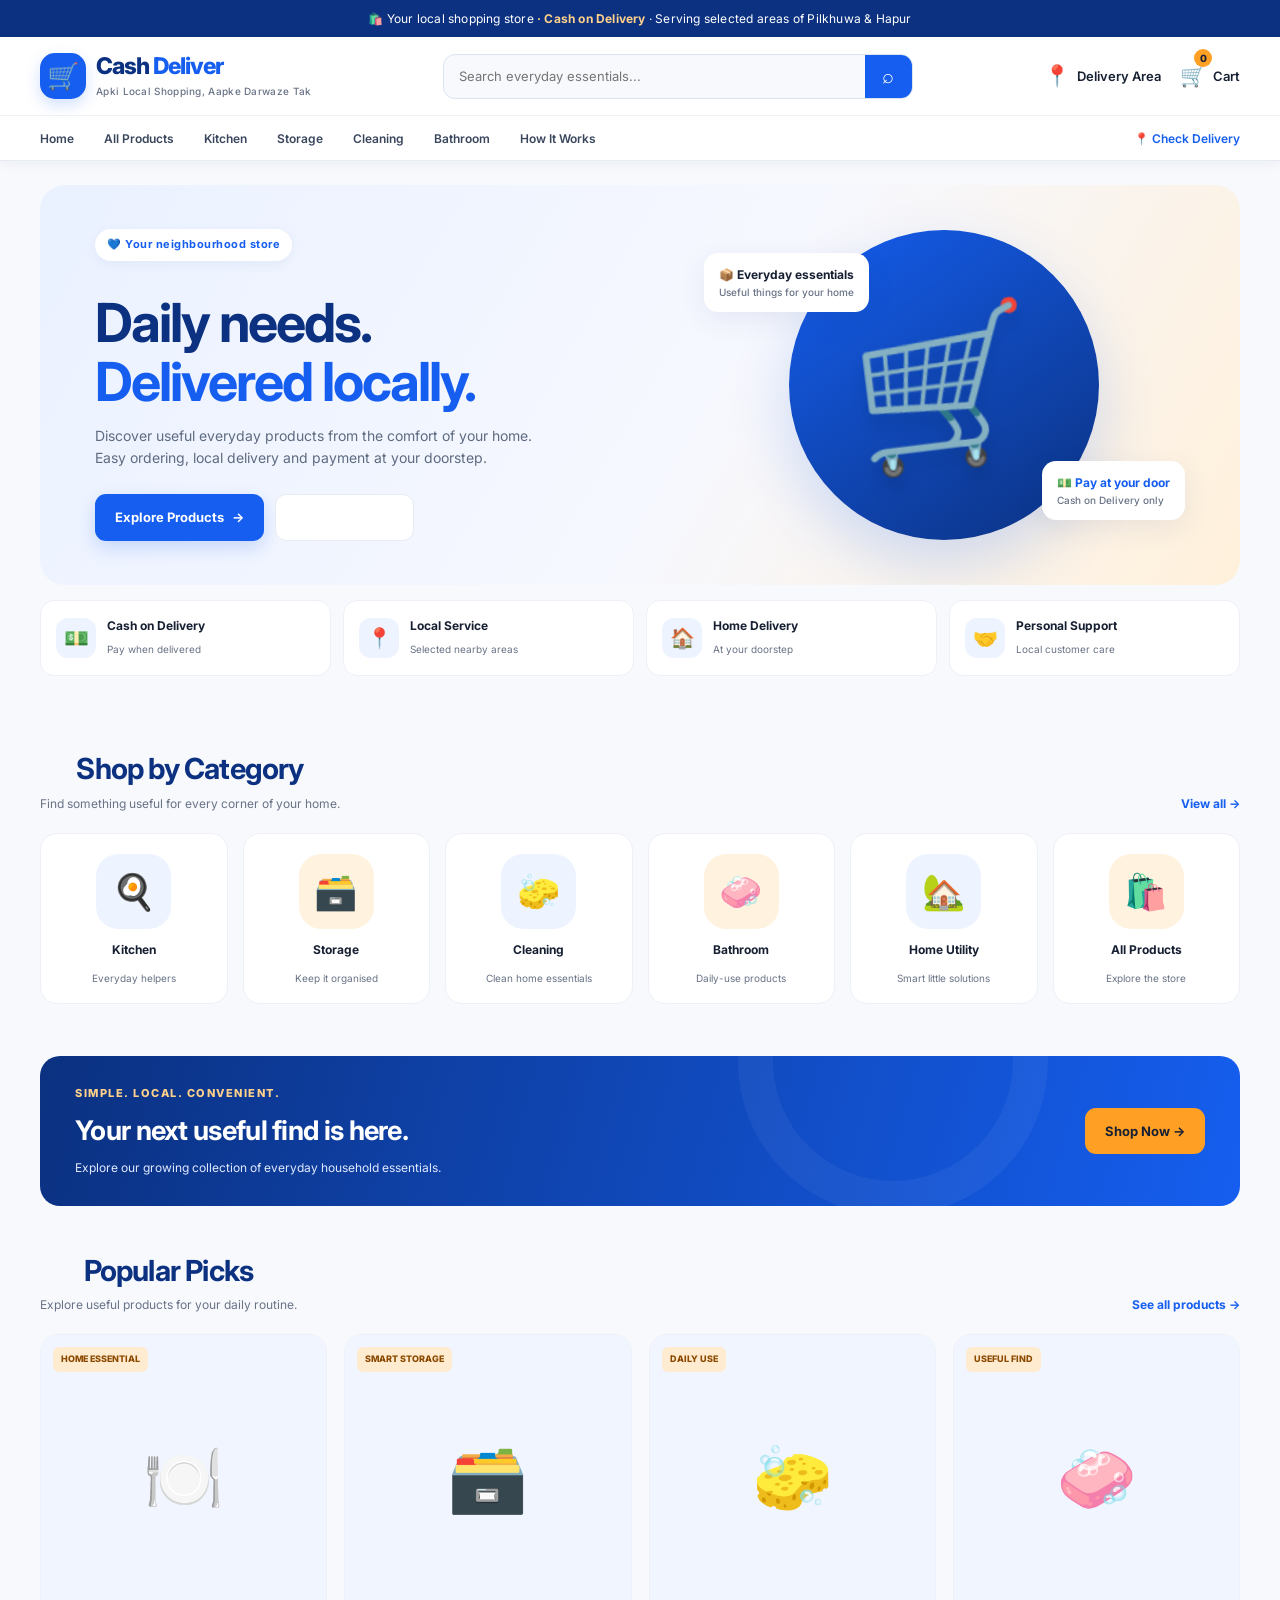
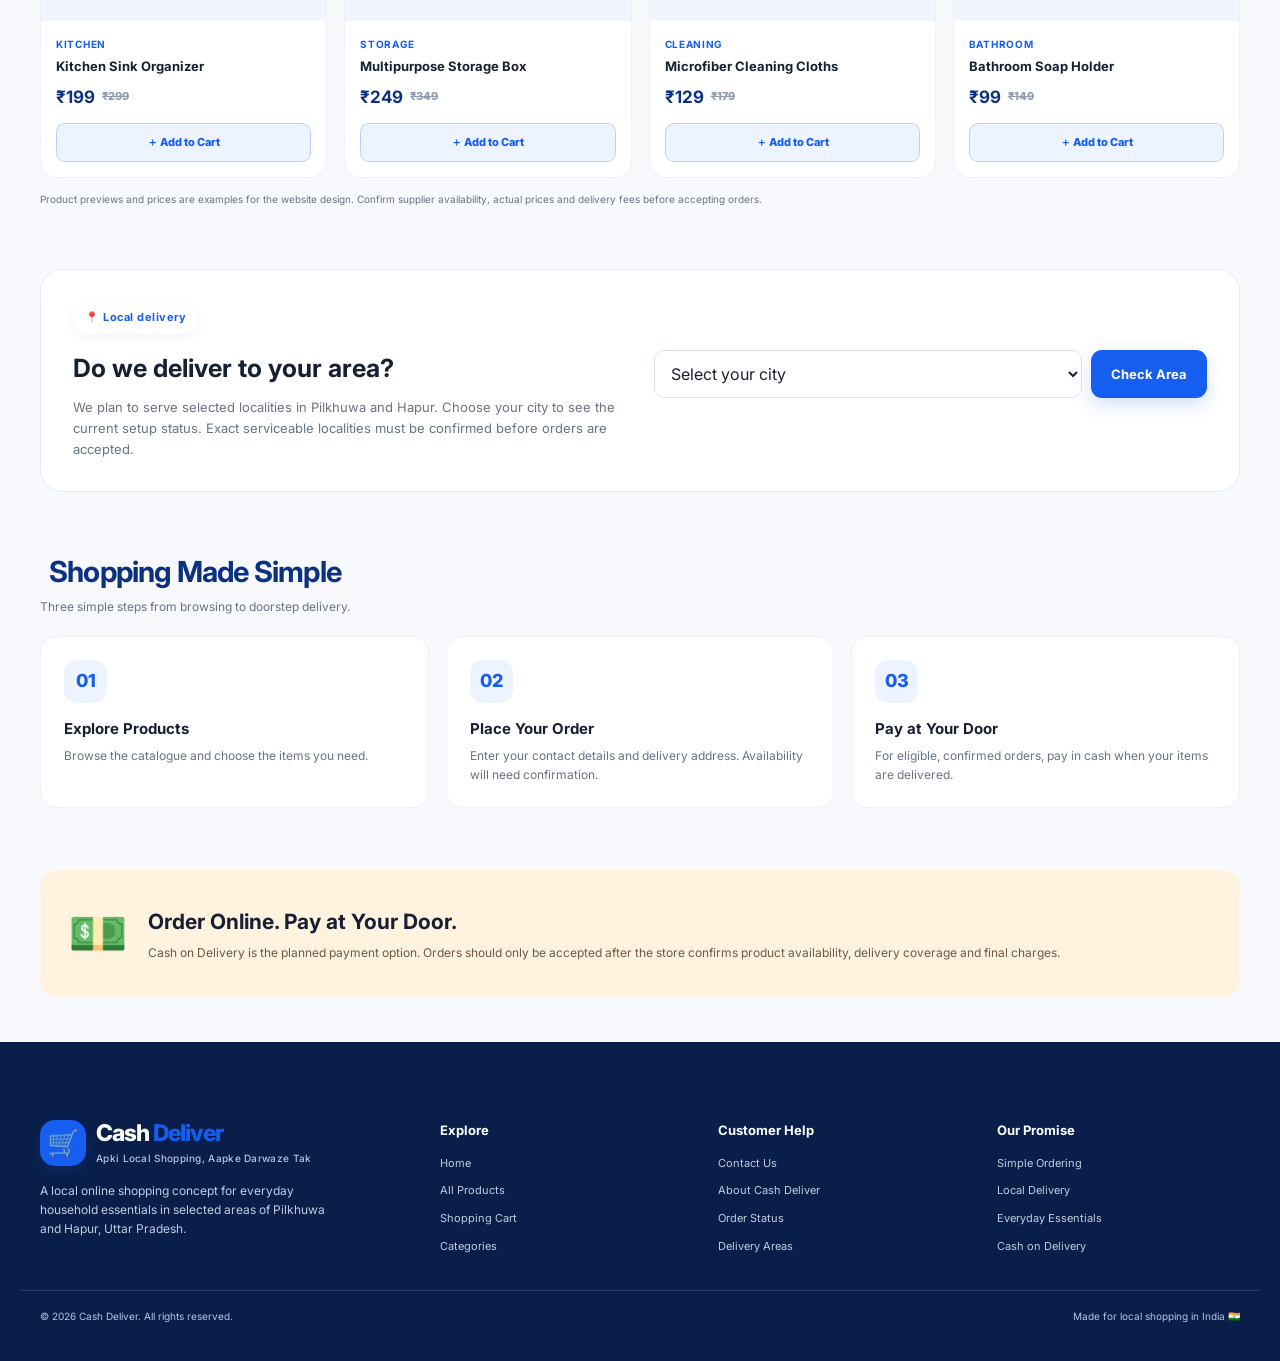
<file: index.html>
<!DOCTYPE html>
<html lang="en">
<head>
  <meta charset="UTF-8">
  <meta name="viewport" content="width=device-width, initial-scale=1.0">
  <meta name="theme-color" content="#155eef">
  <meta name="description" content="Cash Deliver — shop everyday essentials online in selected areas of Pilkhuwa and Hapur. Pay cash on delivery.">
  <title>Cash Deliver | Apki Local Shopping</title>

  <link rel="preconnect" href="https://fonts.googleapis.com">
  <link rel="preconnect" href="https://fonts.gstatic.com" crossorigin>
  <link href="https://fonts.googleapis.com/css2?family=Inter:wght@400;500;600;700;800&display=swap" rel="stylesheet">
  <link rel="stylesheet" href="css/style.css">

  <style>
    :root {
      --blue: #155eef;
      --dark-blue: #0b3180;
      --orange: #ff9f24;
      --text: #172033;
      --muted: #697386;
      --light: #f5f8ff;
      --border: #e7ebf3;
      --white: #fff;
      --radius: 18px;
      --shadow: 0 8px 28px rgba(25, 57, 112, .08);
    }

    * { box-sizing: border-box; }
    html { scroll-behavior: smooth; scroll-padding-top: 130px; }
    body {
      margin: 0;
      font-family: 'Inter', sans-serif;
      color: var(--text);
      background: #f7f9fd;
      line-height: 1.6;
    }
    a { color: inherit; text-decoration: none; }
    button, input { font: inherit; }
    button, a { -webkit-tap-highlight-color: transparent; }
    img { max-width: 100%; display: block; }

    .container {
      width: min(1200px, calc(100% - 36px));
      margin: auto;
    }

    .announcement {
      background: var(--dark-blue);
      color: white;
      text-align: center;
      padding: 9px 12px;
      font-size: 12px;
      letter-spacing: .2px;
    }
    .announcement strong { color: #ffd18b; }

    .header {
      background: white;
      position: sticky;
      top: 0;
      z-index: 50;
      box-shadow: 0 2px 12px rgba(10, 35, 80, .06);
    }
    .header-main {
      min-height: 78px;
      display: flex;
      align-items: center;
      justify-content: space-between;
      gap: 22px;
    }
    .brand {
      display: inline-flex;
      align-items: center;
      gap: 10px;
      flex-shrink: 0;
    }
    .brand-icon {
      width: 46px;
      height: 46px;
      border-radius: 15px;
      background: var(--blue);
      color: white;
      display: grid;
      place-items: center;
      font-size: 26px;
      box-shadow: 0 6px 15px #155eef30;
    }
    .brand-name {
      font-size: 23px;
      font-weight: 800;
      letter-spacing: -1px;
      line-height: 1.15;
    }
    .brand-name span { color: var(--blue); }
    .brand-tagline {
      display: block;
      color: var(--muted);
      font-size: 10px;
      font-weight: 500;
      letter-spacing: .3px;
      margin-top: 3px;
    }

    .search-form {
      display: flex;
      flex: 1;
      max-width: 470px;
      height: 45px;
      border: 1px solid #dce4f2;
      background: #f7f9fd;
      border-radius: 12px;
      overflow: hidden;
    }
    .search-form input {
      width: 100%;
      min-width: 0;
      padding: 0 15px;
      border: 0;
      outline: none;
      background: transparent;
      color: var(--text);
      font-size: 13px;
    }
    .search-form button {
      width: 52px;
      border: 0;
      background: var(--blue);
      color: white;
      font-size: 20px;
      cursor: pointer;
    }
    .header-actions {
      display: flex;
      align-items: center;
      gap: 19px;
    }
    .header-action {
      display: inline-flex;
      align-items: center;
      gap: 7px;
      font-size: 13px;
      font-weight: 600;
      white-space: nowrap;
    }
    .header-action .symbol { font-size: 21px; }
    .cart-link { position: relative; }
    .cart-count {
      position: absolute;
      top: -10px;
      left: 14px;
      min-width: 18px;
      height: 18px;
      padding: 0 4px;
      display: grid;
      place-items: center;
      border-radius: 99px;
      background: var(--orange);
      color: #182033;
      font-size: 10px;
      font-weight: 800;
    }

    .nav-row { border-top: 1px solid #f0f2f7; }
    .nav {
      display: flex;
      align-items: center;
      gap: 30px;
      min-height: 44px;
      overflow-x: auto;
      scrollbar-width: none;
    }
    .nav::-webkit-scrollbar { display: none; }
    .nav a {
      color: #39465c;
      font-size: 12px;
      font-weight: 600;
      white-space: nowrap;
    }
    .nav a:hover { color: var(--blue); }
    .nav .delivery-nav { margin-left: auto; color: var(--blue); }

    .hero-wrap { padding: 24px 0 14px; }
    .hero {
      position: relative;
      min-height: 390px;
      display: grid;
      grid-template-columns: 1.1fr .9fr;
      align-items: center;
      gap: 20px;
      overflow: hidden;
      padding: 44px 55px;
      border-radius: 25px;
      background: linear-gradient(120deg, #eaf1ff, #f6f8ff 55%, #fff0da);
    }
    .hero-copy { position: relative; z-index: 2; }
    .eyebrow {
      display: inline-flex;
      align-items: center;
      gap: 7px;
      padding: 7px 12px;
      border-radius: 99px;
      background: white;
      color: var(--blue);
      font-size: 11px;
      font-weight: 700;
      box-shadow: 0 3px 12px #0b31800d;
    }
    .hero h1 {
      max-width: 540px;
      margin: 18px 0 14px;
      font-size: clamp(34px, 4.2vw, 55px);
      line-height: 1.1;
      letter-spacing: -2px;
    }
    .hero h1 span { color: var(--blue); }
    .hero p {
      max-width: 440px;
      margin: 0 0 24px;
      color: #5e6b80;
      font-size: 14px;
    }
    .hero-buttons { display: flex; flex-wrap: wrap; gap: 11px; }
    .btn {
      display: inline-flex;
      justify-content: center;
      align-items: center;
      gap: 8px;
      padding: 12px 19px;
      border: 1px solid transparent;
      border-radius: 11px;
      font-size: 13px;
      font-weight: 700;
      cursor: pointer;
      transition: transform .2s, box-shadow .2s;
    }
    .btn:hover { transform: translateY(-2px); }
    .btn-primary {
      color: white;
      background: var(--blue);
      box-shadow: 0 7px 18px #155eef30;
    }
    .btn-secondary { background: white; border-color: var(--border); }
    .hero-art {
      position: relative;
      min-height: 280px;
      display: grid;
      place-items: center;
    }
    .hero-circle {
      width: min(310px, 100%);
      aspect-ratio: 1;
      border-radius: 50%;
      background: linear-gradient(145deg, #155eef, #0b3180);
      display: grid;
      place-items: center;
      box-shadow: 0 25px 60px #155eef30;
    }
    .hero-cart {
      font-size: clamp(90px, 12vw, 150px);
      filter: drop-shadow(0 12px 8px #061e5033);
      transform: rotate(-7deg);
    }
    .floating-note {
      position: absolute;
      padding: 12px 15px;
      border-radius: 14px;
      background: white;
      box-shadow: var(--shadow);
      font-size: 12px;
      font-weight: 700;
    }
    .floating-note small {
      display: block;
      color: var(--muted);
      font-size: 10px;
      font-weight: 500;
    }
    .note-one { top: 23px; left: 0; }
    .note-two { bottom: 20px; right: 0; }
    .note-two strong { color: var(--blue); }

    .trust-strip {
      display: grid;
      grid-template-columns: repeat(4, 1fr);
      gap: 12px;
      margin: 15px 0 34px;
    }
    .trust-item {
      display: flex;
      align-items: center;
      gap: 11px;
      padding: 15px;
      background: white;
      border: 1px solid #edf0f7;
      border-radius: 14px;
    }
    .trust-icon {
      flex-shrink: 0;
      width: 40px;
      height: 40px;
      display: grid;
      place-items: center;
      border-radius: 12px;
      background: #edf3ff;
      font-size: 20px;
    }
    .trust-item strong { display: block; font-size: 12px; }
    .trust-item small { color: var(--muted); font-size: 10px; }

    .section { padding: 27px 0; }
    .section-heading {
      display: flex;
      align-items: end;
      justify-content: space-between;
      gap: 15px;
      margin-bottom: 20px;
    }
    .section-heading h2 {
      margin: 0;
      font-size: clamp(22px, 3vw, 29px);
      line-height: 1.25;
      letter-spacing: -.8px;
    }
    .section-heading p {
      margin: 6px 0 0;
      color: var(--muted);
      font-size: 12px;
    }
    .text-link { color: var(--blue); font-size: 12px; font-weight: 700; }

    .category-grid {
      display: grid;
      grid-template-columns: repeat(6, minmax(0, 1fr));
      gap: 15px;
    }
    .category-card {
      display: flex;
      flex-direction: column;
      align-items: center;
      text-align: center;
      gap: 11px;
      padding: 20px 10px 17px;
      background: white;
      border: 1px solid #edf0f7;
      border-radius: 17px;
      transition: .2s;
    }
    .category-card:hover {
      border-color: #b6ccff;
      transform: translateY(-4px);
      box-shadow: var(--shadow);
    }
    .category-icon {
      width: 75px;
      height: 75px;
      display: grid;
      place-items: center;
      border-radius: 22px;
      background: #eef4ff;
      font-size: 35px;
    }
    .category-card:nth-child(2n) .category-icon { background: #fff3df; }
    .category-card strong { font-size: 12px; }
    .category-card small { color: var(--muted); font-size: 10px; }

    .deal-banner {
      position: relative;
      display: flex;
      align-items: center;
      justify-content: space-between;
      gap: 20px;
      overflow: hidden;
      padding: 29px 35px;
      margin: 25px 0 20px;
      border-radius: 20px;
      background: linear-gradient(105deg, #0b3180, #155eef);
      color: white;
    }
    .deal-banner::after {
      content: "";
      position: absolute;
      width: 240px;
      height: 240px;
      right: 16%;
      top: -150px;
      border: 35px solid #ffffff0c;
      border-radius: 50%;
    }
    .deal-banner > * { position: relative; z-index: 1; }
    .deal-banner .deal-label {
      color: #ffd18b;
      font-size: 11px;
      font-weight: 800;
      text-transform: uppercase;
      letter-spacing: 1.5px;
    }
    .deal-banner h2 { margin: 6px 0; font-size: 27px; letter-spacing: -.7px; }
    .deal-banner p { margin: 0; color: #e2eaff; font-size: 12px; }
    .deal-banner .btn { background: var(--orange); color: #172033; }

    .products-grid {
      display: grid;
      grid-template-columns: repeat(4, minmax(0, 1fr));
      gap: 17px;
    }
    .product-card {
      min-width: 0;
      overflow: hidden;
      border: 1px solid #edf0f7;
      border-radius: 17px;
      background: white;
      transition: .2s;
    }
    .product-card:hover {
      transform: translateY(-4px);
      box-shadow: var(--shadow);
    }
    .product-image {
      position: relative;
      min-height: 180px;
      display: grid;
      place-items: center;
      background: #f1f5ff;
      font-size: 65px;
    }
    .product-badge {
      position: absolute;
      top: 12px;
      left: 12px;
      padding: 5px 8px;
      border-radius: 6px;
      background: #ffebcf;
      color: #8b4a00;
      font-size: 9px;
      font-weight: 800;
    }
    .product-info { padding: 15px; }
    .product-category {
      color: var(--blue);
      font-size: 10px;
      font-weight: 700;
      text-transform: uppercase;
      letter-spacing: .7px;
    }
    .product-info h3 {
      margin: 5px 0 8px;
      font-size: 13px;
      line-height: 1.45;
    }
    .product-price {
      display: flex;
      align-items: center;
      flex-wrap: wrap;
      gap: 7px;
      margin-bottom: 12px;
    }
    .product-price strong { font-size: 17px; }
    .product-price del { color: #929bad; font-size: 11px; }
    .add-button {
      width: 100%;
      padding: 10px;
      border: 1px solid #bcd0ff;
      border-radius: 9px;
      background: #edf3ff;
      color: var(--blue);
      font-size: 11px;
      font-weight: 800;
      cursor: pointer;
    }
    .add-button:hover { background: var(--blue); color: white; }
    .sample-note {
      margin-top: 13px;
      color: var(--muted);
      font-size: 10px;
    }

    .delivery-panel {
      display: grid;
      grid-template-columns: 1fr 1fr;
      gap: 28px;
      align-items: center;
      margin: 35px 0;
      padding: 32px;
      border: 1px solid #e2eaff;
      border-radius: 22px;
      background: white;
    }
    .delivery-panel h2 { margin: 0 0 9px; font-size: 25px; }
    .delivery-panel p { color: var(--muted); font-size: 13px; }
    .delivery-form {
      display: flex;
      gap: 9px;
      flex-wrap: wrap;
    }
    .delivery-form select {
      flex: 1;
      min-width: 160px;
      padding: 12px;
      border: 1px solid #dce4f2;
      border-radius: 10px;
      background: white;
      outline-color: var(--blue);
    }
    .area-message { width: 100%; margin: 4px 0 0; font-size: 12px; }

    .how-grid {
      display: grid;
      grid-template-columns: repeat(3, 1fr);
      gap: 17px;
    }
    .how-card {
      padding: 23px;
      border: 1px solid #edf0f7;
      border-radius: 17px;
      background: white;
    }
    .how-number {
      width: 43px;
      height: 43px;
      display: grid;
      place-items: center;
      border-radius: 13px;
      background: #edf3ff;
      color: var(--blue);
      font-size: 18px;
      font-weight: 800;
    }
    .how-card h3 { margin: 14px 0 5px; font-size: 15px; }
    .how-card p { margin: 0; color: var(--muted); font-size: 12px; }

    .cod-panel {
      display: flex;
      align-items: center;
      gap: 20px;
      margin: 35px 0;
      padding: 25px 28px;
      border-radius: 18px;
      background: #fff2df;
    }
    .cod-emoji { font-size: 48px; }
    .cod-panel h2 { margin: 0 0 5px; font-size: 21px; }
    .cod-panel p { margin: 0; color: #6d5a43; font-size: 12px; }

    .footer {
      margin-top: 45px;
      background: #091e49;
      color: white;
    }
    .footer-main {
      display: grid;
      grid-template-columns: 1.5fr 1fr 1fr 1fr;
      gap: 35px;
      padding-top: 43px;
      padding-bottom: 35px;
    }
    .footer .brand-name { color: white; }
    .footer .brand-tagline { color: #b7c5e0; }
    .footer-about {
      max-width: 290px;
      margin: 15px 0;
      color: #c0cce2;
      font-size: 12px;
    }
    .footer h3 { margin: 0 0 14px; font-size: 13px; }
    .footer-links { display: grid; gap: 10px; }
    .footer-links a { color: #c0cce2; font-size: 11px; }
    .footer-links a:hover { color: white; }
    .footer-bottom {
      border-top: 1px solid #ffffff20;
      padding: 17px 0;
      color: #b7c5e0;
      font-size: 10px;
    }
    .footer-bottom-inner {
      display: flex;
      justify-content: space-between;
      flex-wrap: wrap;
      gap: 10px;
    }

    .mobile-bottom {
      display: none;
    }

    @media (max-width: 900px) {
      .header-main { gap: 13px; }
      .brand-name { font-size: 20px; }
      .header-actions { gap: 13px; }
      .header-action .action-text { display: none; }
      .hero { padding: 35px; min-height: 340px; }
      .hero-circle { width: 240px; }
      .category-grid { grid-template-columns: repeat(3, minmax(0, 1fr)); }
      .products-grid { grid-template-columns: repeat(3, minmax(0, 1fr)); }
      .trust-strip { grid-template-columns: repeat(2, 1fr); }
      .footer-main { grid-template-columns: repeat(2, 1fr); }
    }

    @media (max-width: 600px) {
      html { scroll-padding-top: 115px; }
      .container { width: calc(100% - 24px); }
      .announcement { font-size: 10px; padding: 8px; }
      .header-main {
        min-height: auto;
        padding: 12px 0;
        flex-wrap: wrap;
        gap: 12px;
      }
      .brand-icon { width: 39px; height: 39px; border-radius: 12px; font-size: 22px; }
      .brand-name { font-size: 19px; }
      .brand-tagline { font-size: 9px; }
      .header-actions { margin-left: auto; }
      .search-form { order: 3; flex: 0 0 100%; max-width: none; height: 42px; }
      .nav { gap: 22px; min-height: 40px; }
      .nav .delivery-nav { margin-left: 0; }
      .hero-wrap { padding-top: 13px; }
      .hero {
        grid-template-columns: 1fr;
        padding: 27px 22px 22px;
        gap: 4px;
        border-radius: 19px;
      }
      .hero h1 { font-size: 36px; letter-spacing: -1.5px; margin-top: 14px; }
      .hero p { font-size: 12px; }
      .hero-art { min-height: 205px; }
      .hero-circle { width: 185px; }
      .hero-cart { font-size: 90px; }
      .note-one { top: 12px; left: 0; }
      .note-two { bottom: 7px; right: 0; }
      .floating-note { padding: 9px 11px; font-size: 10px; }
      .trust-strip { gap: 8px; margin-bottom: 18px; }
      .trust-item { padding: 10px; gap: 8px; }
      .trust-icon { width: 34px; height: 34px; font-size: 17px; }
      .trust-item strong { font-size: 10px; }
      .trust-item small { font-size: 9px; }
      .section { padding: 19px 0; }
      .section-heading { margin-bottom: 14px; }
      .section-heading h2 { font-size: 22px; }
      .section-heading p { font-size: 11px; }
      .text-link { font-size: 11px; }
      .category-grid { grid-template-columns: repeat(3, minmax(0, 1fr)); gap: 9px; }
      .category-card { padding: 13px 5px; gap: 7px; border-radius: 13px; }
      .category-icon { width: 57px; height: 57px; border-radius: 16px; font-size: 27px; }
      .category-card strong { font-size: 10px; }
      .category-card small { font-size: 9px; }
      .deal-banner { padding: 23px 19px; border-radius: 16px; }
      .deal-banner h2 { font-size: 21px; }
      .deal-banner p { font-size: 10px; max-width: 230px; }
      .deal-banner .btn { padding: 10px 12px; font-size: 11px; }
      .products-grid { grid-template-columns: repeat(2, minmax(0, 1fr)); gap: 10px; }
      .product-image { min-height: 135px; font-size: 52px; }
      .product-info { padding: 11px; }
      .product-info h3 { font-size: 11px; min-height: 32px; }
      .product-price strong { font-size: 15px; }
      .product-price del { font-size: 10px; }
      .add-button { padding: 9px 5px; font-size: 10px; }
      .delivery-panel { grid-template-columns: 1fr; gap: 12px; padding: 21px; margin: 24px 0; }
      .delivery-panel h2 { font-size: 22px; }
      .delivery-panel p { font-size: 12px; }
      .delivery-form select { min-width: 0; width: 100%; }
      .delivery-form .btn { width: 100%; }
      .how-grid { grid-template-columns: 1fr; gap: 10px; }
      .how-card { padding: 17px; }
      .how-card h3 { margin-top: 10px; }
      .cod-panel { align-items: flex-start; gap: 13px; padding: 19px; margin: 24px 0; }
      .cod-emoji { font-size: 35px; }
      .cod-panel h2 { font-size: 18px; }
      .cod-panel p { font-size: 11px; }
      .footer-main { grid-template-columns: repeat(2, minmax(0, 1fr)); gap: 26px 16px; padding-top: 30px; }
      .footer-main > div:first-child { grid-column: 1 / -1; }
      .footer-bottom-inner { justify-content: center; text-align: center; }
      .mobile-bottom {
        position: fixed;
        bottom: 0;
        left: 0;
        right: 0;
        z-index: 60;
        display: grid;
        grid-template-columns: repeat(4, 1fr);
        padding: 8px 3px calc(8px + env(safe-area-inset-bottom));
        border-top: 1px solid var(--border);
        background: #ffffffed;
        backdrop-filter: blur(12px);
      }
      .mobile-bottom a {
        display: grid;
        justify-items: center;
        gap: 2px;
        color: #596579;
        font-size: 9px;
        font-weight: 600;
      }
      .mobile-bottom .mobile-icon { font-size: 20px; line-height: 1.4; }
      .mobile-bottom a.active { color: var(--blue); }
      body { padding-bottom: 67px; }
    }
  </style>
</head>

<body>
  <div class="announcement">
    🛍️ Your local shopping store <strong>· Cash on Delivery</strong> · Serving selected areas of Pilkhuwa & Hapur
  </div>

  <header class="header">
    <div class="container header-main">
      <a class="brand" href="index.html" aria-label="Cash Deliver home">
        <div class="brand-icon">🛒</div>
        <div>
          <div class="brand-name">Cash <span>Deliver</span></div>
          <span class="brand-tagline">Apki Local Shopping, Aapke Darwaze Tak</span>
        </div>
      </a>

      <form class="search-form" id="search-form" role="search">
        <input id="search-input" type="search" placeholder="Search everyday essentials..." aria-label="Search products">
        <button type="submit" aria-label="Search">⌕</button>
      </form>

      <div class="header-actions">
        <a class="header-action" href="#delivery">
          <span class="symbol">📍</span>
          <span class="action-text">Delivery Area</span>
        </a>
        <a class="header-action cart-link" href="cart.html">
          <span class="symbol">🛒</span>
          <span class="action-text">Cart</span>
          <span class="cart-count" id="cart-count">0</span>
        </a>
      </div>
    </div>

    <div class="nav-row">
      <nav class="container nav" aria-label="Main navigation">
        <a href="index.html">Home</a>
        <a href="shop.html">All Products</a>
        <a href="shop.html?category=kitchen">Kitchen</a>
        <a href="shop.html?category=storage">Storage</a>
        <a href="shop.html?category=cleaning">Cleaning</a>
        <a href="shop.html?category=bathroom">Bathroom</a>
        <a href="#how-it-works">How It Works</a>
        <a class="delivery-nav" href="#delivery">📍 Check Delivery</a>
      </nav>
    </div>
  </header>

  <main>
    <!-- HERO -->
    <section class="hero-wrap">
      <div class="container">
        <div class="hero">
          <div class="hero-copy">
            <span class="eyebrow">💙 Your neighbourhood store</span>
            <h1>Daily needs.<br><span>Delivered locally.</span></h1>
            <p>Discover useful everyday products from the comfort of your home. Easy ordering, local delivery and payment at your doorstep.</p>
            <div class="hero-buttons">
              <a href="shop.html" class="btn btn-primary">Explore Products <span>→</span></a>
              <a href="#delivery" class="btn btn-secondary">Check My Area</a>
            </div>
          </div>

          <div class="hero-art" aria-label="Shopping cart illustration">
            <div class="hero-circle">
              <div class="hero-cart">🛒</div>
            </div>
            <div class="floating-note note-one">📦 Everyday essentials<small>Useful things for your home</small></div>
            <div class="floating-note note-two">💵 <strong>Pay at your door</strong><small>Cash on Delivery only</small></div>
          </div>
        </div>

        <div class="trust-strip">
          <div class="trust-item">
            <div class="trust-icon">💵</div>
            <div><strong>Cash on Delivery</strong><small>Pay when delivered</small></div>
          </div>
          <div class="trust-item">
            <div class="trust-icon">📍</div>
            <div><strong>Local Service</strong><small>Selected nearby areas</small></div>
          </div>
          <div class="trust-item">
            <div class="trust-icon">🏠</div>
            <div><strong>Home Delivery</strong><small>At your doorstep</small></div>
          </div>
          <div class="trust-item">
            <div class="trust-icon">🤝</div>
            <div><strong>Personal Support</strong><small>Local customer care</small></div>
          </div>
        </div>
      </div>
    </section>

    <!-- CATEGORIES -->
    <section class="section" id="categories">
      <div class="container">
        <div class="section-heading">
          <div>
            <h2>Shop by Category</h2>
            <p>Find something useful for every corner of your home.</p>
          </div>
          <a href="shop.html" class="text-link">View all →</a>
        </div>

        <div class="category-grid">
          <a href="shop.html?category=kitchen" class="category-card">
            <div class="category-icon">🍳</div>
            <strong>Kitchen</strong>
            <small>Everyday helpers</small>
          </a>
          <a href="shop.html?category=storage" class="category-card">
            <div class="category-icon">🗃️</div>
            <strong>Storage</strong>
            <small>Keep it organised</small>
          </a>
          <a href="shop.html?category=cleaning" class="category-card">
            <div class="category-icon">🧽</div>
            <strong>Cleaning</strong>
            <small>Clean home essentials</small>
          </a>
          <a href="shop.html?category=bathroom" class="category-card">
            <div class="category-icon">🧼</div>
            <strong>Bathroom</strong>
            <small>Daily-use products</small>
          </a>
          <a href="shop.html?category=home" class="category-card">
            <div class="category-icon">🏡</div>
            <strong>Home Utility</strong>
            <small>Smart little solutions</small>
          </a>
          <a href="shop.html?category=all" class="category-card">
            <div class="category-icon">🛍️</div>
            <strong>All Products</strong>
            <small>Explore the store</small>
          </a>
        </div>
      </div>
    </section>

    <!-- PROMOTION -->
    <section class="container">
      <div class="deal-banner">
        <div>
          <div class="deal-label">Simple. Local. Convenient.</div>
          <h2>Your next useful find is here.</h2>
          <p>Explore our growing collection of everyday household essentials.</p>
        </div>
        <a href="shop.html" class="btn">Shop Now →</a>
      </div>
    </section>

    <!-- FEATURED PRODUCTS -->
    <section class="section" id="featured">
      <div class="container">
        <div class="section-heading">
          <div>
            <h2>Popular Picks</h2>
            <p>Explore useful products for your daily routine.</p>
          </div>
          <a href="shop.html" class="text-link">See all products →</a>
        </div>

        <!-- Product cards are sample previews until the catalogue is verified. -->
        <div class="products-grid" id="product-grid">
          <article class="product-card">
            <div class="product-image">
              <span class="product-badge">HOME ESSENTIAL</span>
              🍽️
            </div>
            <div class="product-info">
              <div class="product-category">Kitchen</div>
              <h3>Kitchen Sink Organizer</h3>
              <div class="product-price"><strong>₹199</strong><del>₹299</del></div>
              <button class="add-button" type="button" data-add-product="1">＋ Add to Cart</button>
            </div>
          </article>

          <article class="product-card">
            <div class="product-image">
              <span class="product-badge">SMART STORAGE</span>
              🗃️
            </div>
            <div class="product-info">
              <div class="product-category">Storage</div>
              <h3>Multipurpose Storage Box</h3>
              <div class="product-price"><strong>₹249</strong><del>₹349</del></div>
              <button class="add-button" type="button" data-add-product="2">＋ Add to Cart</button>
            </div>
          </article>

          <article class="product-card">
            <div class="product-image">
              <span class="product-badge">DAILY USE</span>
              🧽
            </div>
            <div class="product-info">
              <div class="product-category">Cleaning</div>
              <h3>Microfiber Cleaning Cloths</h3>
              <div class="product-price"><strong>₹129</strong><del>₹179</del></div>
              <button class="add-button" type="button" data-add-product="3">＋ Add to Cart</button>
            </div>
          </article>

          <article class="product-card">
            <div class="product-image">
              <span class="product-badge">USEFUL FIND</span>
              🧼
            </div>
            <div class="product-info">
              <div class="product-category">Bathroom</div>
              <h3>Bathroom Soap Holder</h3>
              <div class="product-price"><strong>₹99</strong><del>₹149</del></div>
              <button class="add-button" type="button" data-add-product="4">＋ Add to Cart</button>
            </div>
          </article>
        </div>

        <p class="sample-note">Product previews and prices are examples for the website design. Confirm supplier availability, actual prices and delivery fees before accepting orders.</p>
      </div>
    </section>

    <!-- DELIVERY CHECKER -->
    <section class="container" id="delivery">
      <div class="delivery-panel">
        <div>
          <span class="eyebrow">📍 Local delivery</span>
          <h2>Do we deliver to your area?</h2>
          <p>We plan to serve selected localities in Pilkhuwa and Hapur. Choose your city to see the current setup status. Exact serviceable localities must be confirmed before orders are accepted.</p>
        </div>

        <form class="delivery-form" id="area-form">
          <select id="area-select" aria-label="Choose your city" required>
            <option value="">Select your city</option>
            <option value="Pilkhuwa">Pilkhuwa</option>
            <option value="Hapur">Hapur</option>
          </select>
          <button class="btn btn-primary" type="submit">Check Area</button>
          <p class="area-message" id="area-message" aria-live="polite"></p>
        </form>
      </div>
    </section>

    <!-- HOW IT WORKS -->
    <section class="section" id="how-it-works">
      <div class="container">
        <div class="section-heading">
          <div>
            <h2>Shopping Made Simple</h2>
            <p>Three simple steps from browsing to doorstep delivery.</p>
          </div>
        </div>

        <div class="how-grid">
          <div class="how-card">
            <div class="how-number">01</div>
            <h3>Explore Products</h3>
            <p>Browse the catalogue and choose the items you need.</p>
          </div>
          <div class="how-card">
            <div class="how-number">02</div>
            <h3>Place Your Order</h3>
            <p>Enter your contact details and delivery address. Availability will need confirmation.</p>
          </div>
          <div class="how-card">
            <div class="how-number">03</div>
            <h3>Pay at Your Door</h3>
            <p>For eligible, confirmed orders, pay in cash when your items are delivered.</p>
          </div>
        </div>
      </div>
    </section>

    <!-- CASH ON DELIVERY -->
    <section class="container">
      <div class="cod-panel">
        <div class="cod-emoji">💵</div>
        <div>
          <h2>Order Online. Pay at Your Door.</h2>
          <p>Cash on Delivery is the planned payment option. Orders should only be accepted after the store confirms product availability, delivery coverage and final charges.</p>
        </div>
      </div>
    </section>
  </main>

  <!-- FOOTER -->
  <footer class="footer" id="contact">
    <div class="container footer-main">
      <div>
        <a class="brand" href="index.html">
          <div class="brand-icon">🛒</div>
          <div>
            <div class="brand-name">Cash <span>Deliver</span></div>
            <span class="brand-tagline">Apki Local Shopping, Aapke Darwaze Tak</span>
          </div>
        </a>
        <p class="footer-about">A local online shopping concept for everyday household essentials in selected areas of Pilkhuwa and Hapur, Uttar Pradesh.</p>
      </div>

      <div>
        <h3>Explore</h3>
        <div class="footer-links">
          <a href="index.html">Home</a>
          <a href="shop.html">All Products</a>
          <a href="cart.html">Shopping Cart</a>
          <a href="#categories">Categories</a>
        </div>
      </div>

      <div>
        <h3>Customer Help</h3>
        <div class="footer-links">
          <a href="contact.html">Contact Us</a>
          <a href="about.html">About Cash Deliver</a>
          <a href="orders.html">Order Status</a>
          <a href="#delivery">Delivery Areas</a>
        </div>
      </div>

      <div>
        <h3>Our Promise</h3>
        <div class="footer-links">
          <a href="#how-it-works">Simple Ordering</a>
          <a href="#delivery">Local Delivery</a>
          <a href="#featured">Everyday Essentials</a>
          <a href="#contact">Cash on Delivery</a>
        </div>
      </div>
    </div>

    <div class="footer-bottom">
      <div class="container footer-bottom-inner">
        <span>© <span id="current-year"></span> Cash Deliver. All rights reserved.</span>
        <span>Made for local shopping in India 🇮🇳</span>
      </div>
    </div>
  </footer>

  <!-- MOBILE NAVIGATION -->
  <nav class="mobile-bottom" aria-label="Mobile navigation">
    <a class="active" href="index.html"><span class="mobile-icon">⌂</span>Home</a>
    <a href="shop.html"><span class="mobile-icon">▦</span>Shop</a>
    <a href="cart.html" class="cart-link"><span class="mobile-icon">🛒</span>Cart <span id="mobile-cart-count">0</span></a>
    <a href="#delivery"><span class="mobile-icon">📍</span>Delivery</a>
  </nav>

  <script>
    // These are sample products for the prototype.
    // Keep product IDs and prices consistent across shop.html and cart.js.
    const homeProducts = [
      { id: 1, name: "Kitchen Sink Organizer", price: 199, category: "kitchen", emoji: "🍽️" },
      { id: 2, name: "Multipurpose Storage Box", price: 249, category: "storage", emoji: "🗃️" },
      { id: 3, name: "Microfiber Cleaning Cloths", price: 129, category: "cleaning", emoji: "🧽" },
      { id: 4, name: "Bathroom Soap Holder", price: 99, category: "bathroom", emoji: "🧼" }
    ];

    const CART_KEY = "cashDeliverCart";

    function readCart() {
      try {
        const value = JSON.parse(localStorage.getItem(CART_KEY) || "[]");
        return Array.isArray(value) ? value : [];
      } catch {
        return [];
      }
    }

    function saveCart(cart) {
      localStorage.setItem(CART_KEY, JSON.stringify(cart));
      updateCartCount();
    }

    function updateCartCount() {
      const count = readCart().reduce((sum, item) => {
        return sum + Math.max(0, Number(item.quantity) || 0);
      }, 0);

      document.querySelectorAll("#cart-count, #mobile-cart-count").forEach(el => {
        el.textContent = count;
      });
    }

    document.querySelectorAll("[data-add-product]").forEach(button => {
      button.addEventListener("click", () => {
        const id = Number(button.dataset.addProduct);
        const product = homeProducts.find(item => item.id === id);
        if (!product) return;

        const cart = readCart();
        const existing = cart.find(item => Number(item.id) === id);

        if (existing) {
          existing.quantity = Math.min(20, (Number(existing.quantity) || 0) + 1);
        } else {
          cart.push({ ...product, quantity: 1 });
        }

        saveCart(cart);
        const oldText = button.textContent;
        button.textContent = "✓ Added";
        window.setTimeout(() => button.textContent = oldText, 1000);
      });
    });

    document.getElementById("search-form").addEventListener("submit", event => {
      event.preventDefault();
      const query = document.getElementById("search-input").value.trim();
      if (!query) {
        window.location.href = "shop.html";
        return;
      }
      window.location.href = "shop.html?q=" + encodeURIComponent(query);
    });

    document.getElementById("area-form").addEventListener("submit", event => {
      event.preventDefault();
      const city = document.getElementById("area-select").value;
      const message = document.getElementById("area-message");

      if (!city) {
        message.textContent = "Please select your city.";
        message.style.color = "#b42318";
        return;
      }

      message.textContent =
        "We are planning service in " + city +
        ". Your exact locality and delivery availability must be confirmed before ordering.";
      message.style.color = "#155eef";
    });

    document.getElementById("current-year").textContent = new Date().getFullYear();
    updateCartCount();
  </script>
</body>
</html>
</file>
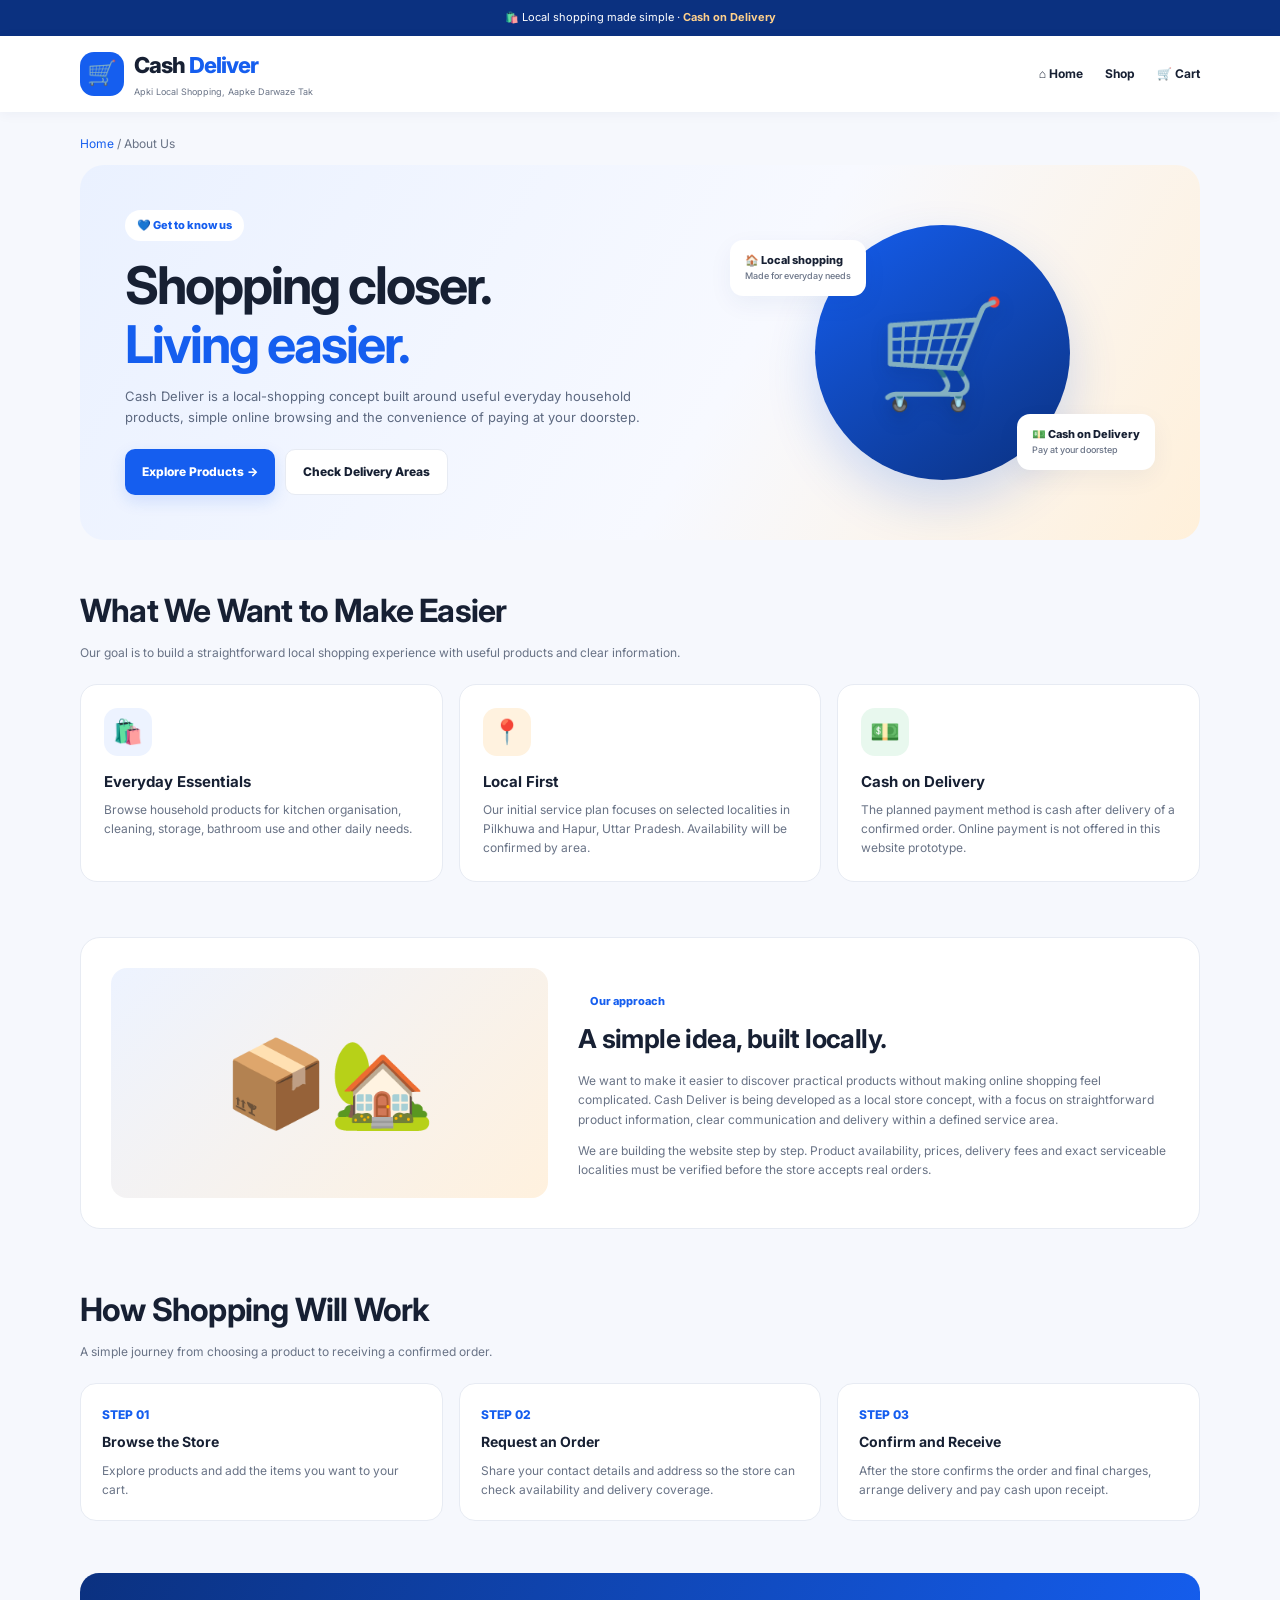
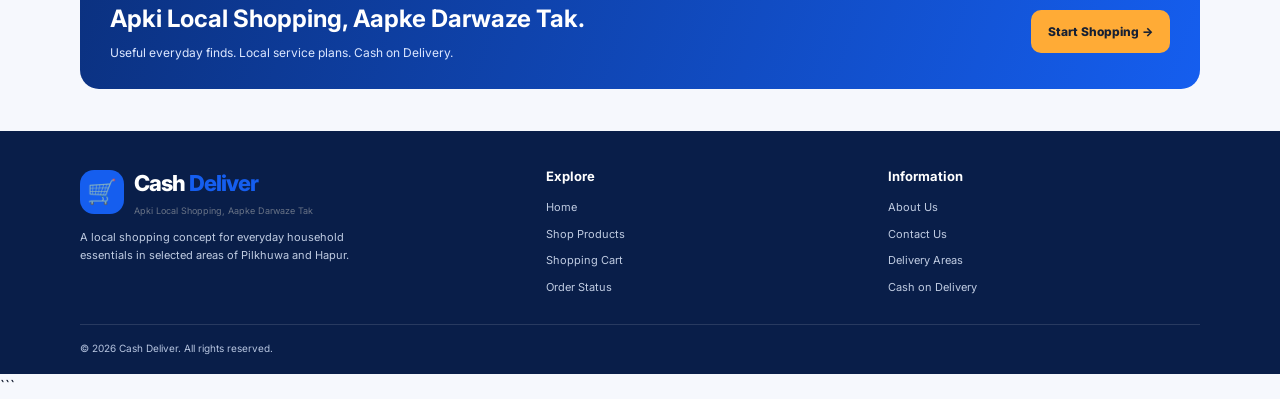
<file: about.html>
<!DOCTYPE html>
<html lang="en">
<head>
  <meta charset="UTF-8">
  <meta name="viewport" content="width=device-width, initial-scale=1.0">
  <meta name="theme-color" content="#155eef">
  <meta name="description" content="Learn about Cash Deliver, a local shopping concept for everyday household essentials in selected areas of Pilkhuwa and Hapur.">
  <title>About Us | Cash Deliver</title>

  <link rel="preconnect" href="https://fonts.googleapis.com">
  <link rel="preconnect" href="https://fonts.gstatic.com" crossorigin>
  <link href="https://fonts.googleapis.com/css2?family=Inter:wght@400;500;600;700;800&display=swap" rel="stylesheet">

  <style>
    :root {
      --blue: #155eef;
      --dark: #0b3180;
      --orange: #ffab36;
      --text: #172033;
      --muted: #697386;
      --bg: #f6f8fd;
      --border: #e7ebf3;
    }

    * { box-sizing: border-box; }
    html { scroll-behavior: smooth; }
    body { margin: 0; font-family: Inter, Arial, sans-serif; background: var(--bg); color: var(--text); line-height: 1.6; }
    a { text-decoration: none; color: inherit; }
    .container { width: min(1120px, calc(100% - 32px)); margin: auto; }

    .announcement { padding: 9px; background: var(--dark); color: white; text-align: center; font-size: 11px; }
    .announcement strong { color: #ffd18b; }
    header { background: white; box-shadow: 0 2px 12px #102d5c0c; position: sticky; top: 0; z-index: 10; }
    .header-main { min-height: 76px; display: flex; align-items: center; justify-content: space-between; gap: 20px; }
    .brand { display: flex; align-items: center; gap: 10px; }
    .brand-icon { width: 44px; height: 44px; display: grid; place-items: center; border-radius: 14px; background: var(--blue); color: white; font-size: 24px; }
    .brand-name { font-size: 22px; font-weight: 800; letter-spacing: -1px; }
    .brand-name span { color: var(--blue); }
    .tagline { display: block; margin-top: 2px; color: var(--muted); font-size: 9px; }
    .header-links { display: flex; align-items: center; gap: 22px; font-size: 12px; font-weight: 700; }
    .header-links a:hover { color: var(--blue); }

    .breadcrumb { padding: 22px 0 12px; color: var(--muted); font-size: 12px; }
    .breadcrumb a { color: var(--blue); }

    .hero { display: grid; grid-template-columns: 1.15fr .85fr; align-items: center; gap: 30px; overflow: hidden; padding: 45px; border-radius: 24px; background: linear-gradient(120deg, #eaf1ff, #f7f9ff 58%, #fff0da); }
    .eyebrow { display: inline-block; padding: 7px 12px; border-radius: 30px; background: white; color: var(--blue); font-size: 11px; font-weight: 800; }
    .hero h1 { margin: 16px 0 12px; font-size: clamp(34px, 5vw, 52px); line-height: 1.12; letter-spacing: -2px; }
    .hero h1 span { color: var(--blue); }
    .hero p { max-width: 520px; margin: 0 0 22px; color: #5d6980; font-size: 13px; }
    .buttons { display: flex; flex-wrap: wrap; gap: 10px; }
    .btn { display: inline-flex; justify-content: center; align-items: center; padding: 12px 17px; border-radius: 10px; font-size: 12px; font-weight: 800; transition: .2s; }
    .btn:hover { transform: translateY(-2px); }
    .btn-primary { background: var(--blue); color: white; box-shadow: 0 6px 16px #155eef25; }
    .btn-secondary { background: white; border: 1px solid var(--border); }
    .hero-art { min-height: 265px; display: grid; place-items: center; position: relative; }
    .art-circle { width: min(255px, 90%); aspect-ratio: 1; display: grid; place-items: center; border-radius: 50%; background: linear-gradient(145deg, #155eef, #0b3180); box-shadow: 0 22px 50px #155eef30; }
    .art-icon { font-size: 105px; filter: drop-shadow(0 8px 8px #061e5033); }
    .floating-card { position: absolute; padding: 12px 15px; border-radius: 13px; background: white; box-shadow: 0 8px 25px #183b780e; font-size: 11px; font-weight: 800; }
    .floating-card small { display: block; color: var(--muted); font-size: 9px; font-weight: 500; }
    .float-top { top: 20px; left: 0; }
    .float-bottom { right: 0; bottom: 15px; }

    .section { padding: 45px 0 10px; }
    .section-heading { margin-bottom: 22px; }
    .section-heading h2 { margin: 0; font-size: clamp(24px, 3vw, 32px); letter-spacing: -.8px; }
    .section-heading p { max-width: 650px; margin: 7px 0 0; color: var(--muted); font-size: 12px; }

    .values-grid { display: grid; grid-template-columns: repeat(3, minmax(0, 1fr)); gap: 16px; }
    .value-card { padding: 23px; background: white; border: 1px solid var(--border); border-radius: 17px; }
    .value-icon { width: 48px; height: 48px; display: grid; place-items: center; border-radius: 14px; background: #edf3ff; font-size: 24px; }
    .value-card:nth-child(2) .value-icon { background: #fff2df; }
    .value-card:nth-child(3) .value-icon { background: #e8f8ee; }
    .value-card h3 { margin: 14px 0 6px; font-size: 15px; }
    .value-card p { margin: 0; color: var(--muted); font-size: 12px; }

    .story-panel { display: grid; grid-template-columns: .85fr 1.15fr; align-items: center; gap: 30px; padding: 30px; border: 1px solid var(--border); border-radius: 20px; background: white; }
    .story-visual { min-height: 230px; display: grid; place-items: center; border-radius: 16px; background: linear-gradient(135deg, #edf3ff, #fff1de); font-size: 85px; }
    .story-copy h2 { margin: 0 0 10px; font-size: 26px; letter-spacing: -.6px; }
    .story-copy p { color: var(--muted); font-size: 12px; }
    .story-copy p:last-child { margin-bottom: 0; }

    .steps-grid { display: grid; grid-template-columns: repeat(3, minmax(0, 1fr)); gap: 16px; }
    .step-card { padding: 21px; border-radius: 16px; background: white; border: 1px solid var(--border); }
    .step-num { color: var(--blue); font-size: 12px; font-weight: 800; }
    .step-card h3 { margin: 7px 0; font-size: 14px; }
    .step-card p { margin: 0; color: var(--muted); font-size: 12px; }

    .cod-banner { display: flex; align-items: center; justify-content: space-between; gap: 20px; padding: 27px 30px; margin: 42px 0; border-radius: 19px; background: linear-gradient(110deg, #0b3180, #155eef); color: white; }
    .cod-banner h2 { margin: 0 0 5px; font-size: 24px; }
    .cod-banner p { margin: 0; color: #dce7ff; font-size: 12px; }
    .cod-banner .btn { flex-shrink: 0; background: var(--orange); color: #172033; }

    .footer { margin-top: 35px; padding: 35px 0 18px; background: #091e49; color: white; }
    .footer-main { display: grid; grid-template-columns: 1.4fr 1fr 1fr; gap: 30px; padding-bottom: 27px; }
    .footer-about { max-width: 300px; color: #c0cce2; font-size: 11px; }
    .footer h3 { margin: 0 0 12px; font-size: 13px; }
    .footer-links { display: grid; gap: 9px; font-size: 11px; color: #c0cce2; }
    .footer-links a:hover { color: white; }
    .footer-bottom { border-top: 1px solid #ffffff20; padding-top: 15px; color: #b7c5e0; font-size: 10px; }

    @media (max-width: 760px) {
      .hero { grid-template-columns: 1fr; padding: 28px 24px; gap: 5px; }
      .hero-art { min-height: 220px; }
      .art-circle { width: 190px; }
      .art-icon { font-size: 82px; }
      .values-grid, .steps-grid { grid-template-columns: 1fr; }
      .story-panel { grid-template-columns: 1fr; padding: 18px; gap: 20px; }
      .story-visual { min-height: 170px; font-size: 68px; }
      .cod-banner { align-items: flex-start; flex-direction: column; padding: 23px; }
      .footer-main { grid-template-columns: repeat(2, minmax(0, 1fr)); gap: 23px 16px; }
      .footer-main > div:first-child { grid-column: 1 / -1; }
    }
    @media (max-width: 480px) {
      .container { width: calc(100% - 22px); }
      .header-main { min-height: 66px; gap: 8px; }
      .brand-icon { width: 38px; height: 38px; font-size: 21px; }
      .brand-name { font-size: 18px; }
      .tagline { font-size: 8px; }
      .header-links { gap: 10px; font-size: 10px; }
      .hero h1 { font-size: 35px; letter-spacing: -1.4px; }
      .hero p { font-size: 12px; }
      .section { padding-top: 32px; }
      .cod-banner h2 { font-size: 21px; }
    }
  </style>
</head>

<body>
  <div class="announcement">🛍️ Local shopping made simple · <strong>Cash on Delivery</strong></div>

  <header>
    <div class="container header-main">
      <a class="brand" href="index.html">
        <div class="brand-icon">🛒</div>
        <div>
          <div class="brand-name">Cash <span>Deliver</span></div>
          <span class="tagline">Apki Local Shopping, Aapke Darwaze Tak</span>
        </div>
      </a>

      <nav class="header-links">
        <a href="index.html">⌂ Home</a>
        <a href="shop.html">Shop</a>
        <a href="cart.html">🛒 Cart</a>
      </nav>
    </div>
  </header>

  <main class="container">
    <div class="breadcrumb"><a href="index.html">Home</a> / About Us</div>

    <section class="hero">
      <div>
        <span class="eyebrow">💙 Get to know us</span>
        <h1>Shopping closer.<br><span>Living easier.</span></h1>
        <p>Cash Deliver is a local-shopping concept built around useful everyday household products, simple online browsing and the convenience of paying at your doorstep.</p>
        <div class="buttons">
          <a class="btn btn-primary" href="shop.html">Explore Products →</a>
          <a class="btn btn-secondary" href="index.html#delivery">Check Delivery Areas</a>
        </div>
      </div>

      <div class="hero-art" aria-label="Shopping cart illustration">
        <div class="art-circle"><div class="art-icon">🛒</div></div>
        <div class="floating-card float-top">🏠 Local shopping<small>Made for everyday needs</small></div>
        <div class="floating-card float-bottom">💵 Cash on Delivery<small>Pay at your doorstep</small></div>
      </div>
    </section>

    <section class="section">
      <div class="section-heading">
        <h2>What We Want to Make Easier</h2>
        <p>Our goal is to build a straightforward local shopping experience with useful products and clear information.</p>
      </div>

      <div class="values-grid">
        <article class="value-card">
          <div class="value-icon">🛍️</div>
          <h3>Everyday Essentials</h3>
          <p>Browse household products for kitchen organisation, cleaning, storage, bathroom use and other daily needs.</p>
        </article>
        <article class="value-card">
          <div class="value-icon">📍</div>
          <h3>Local First</h3>
          <p>Our initial service plan focuses on selected localities in Pilkhuwa and Hapur, Uttar Pradesh. Availability will be confirmed by area.</p>
        </article>
        <article class="value-card">
          <div class="value-icon">💵</div>
          <h3>Cash on Delivery</h3>
          <p>The planned payment method is cash after delivery of a confirmed order. Online payment is not offered in this website prototype.</p>
        </article>
      </div>
    </section>

    <section class="section">
      <div class="story-panel">
        <div class="story-visual" aria-hidden="true">📦🏡</div>
        <div class="story-copy">
          <span class="eyebrow">Our approach</span>
          <h2>A simple idea, built locally.</h2>
          <p>We want to make it easier to discover practical products without making online shopping feel complicated. Cash Deliver is being developed as a local store concept, with a focus on straightforward product information, clear communication and delivery within a defined service area.</p>
          <p>We are building the website step by step. Product availability, prices, delivery fees and exact serviceable localities must be verified before the store accepts real orders.</p>
        </div>
      </div>
    </section>

    <section class="section">
      <div class="section-heading">
        <h2>How Shopping Will Work</h2>
        <p>A simple journey from choosing a product to receiving a confirmed order.</p>
      </div>

      <div class="steps-grid">
        <article class="step-card">
          <div class="step-num">STEP 01</div>
          <h3>Browse the Store</h3>
          <p>Explore products and add the items you want to your cart.</p>
        </article>
        <article class="step-card">
          <div class="step-num">STEP 02</div>
          <h3>Request an Order</h3>
          <p>Share your contact details and address so the store can check availability and delivery coverage.</p>
        </article>
        <article class="step-card">
          <div class="step-num">STEP 03</div>
          <h3>Confirm and Receive</h3>
          <p>After the store confirms the order and final charges, arrange delivery and pay cash upon receipt.</p>
        </article>
      </div>
    </section>

    <section class="cod-banner">
      <div>
        <h2>Apki Local Shopping, Aapke Darwaze Tak.</h2>
        <p>Useful everyday finds. Local service plans. Cash on Delivery.</p>
      </div>
      <a class="btn" href="shop.html">Start Shopping →</a>
    </section>
  </main>

  <footer class="footer">
    <div class="container">
      <div class="footer-main">
        <div>
          <a class="brand" href="index.html">
            <div class="brand-icon">🛒</div>
            <div>
              <div class="brand-name" style="color:white">Cash <span>Deliver</span></div>
              <span class="tagline">Apki Local Shopping, Aapke Darwaze Tak</span>
            </div>
          </a>
          <p class="footer-about">A local shopping concept for everyday household essentials in selected areas of Pilkhuwa and Hapur.</p>
        </div>
        <div>
          <h3>Explore</h3>
          <nav class="footer-links">
            <a href="index.html">Home</a>
            <a href="shop.html">Shop Products</a>
            <a href="cart.html">Shopping Cart</a>
            <a href="orders.html">Order Status</a>
          </nav>
        </div>
        <div>
          <h3>Information</h3>
          <nav class="footer-links">
            <a href="about.html">About Us</a>
            <a href="contact.html">Contact Us</a>
            <a href="index.html#delivery">Delivery Areas</a>
            <a href="checkout.html">Cash on Delivery</a>
          </nav>
        </div>
      </div>
      <div class="footer-bottom">
        © <span id="year"></span> Cash Deliver. All rights reserved.
      </div>
    </div>
  </footer>

  <script>
    document.getElementById("year").textContent = new Date().getFullYear();
  </script>
</body>
</html>
```
</file>
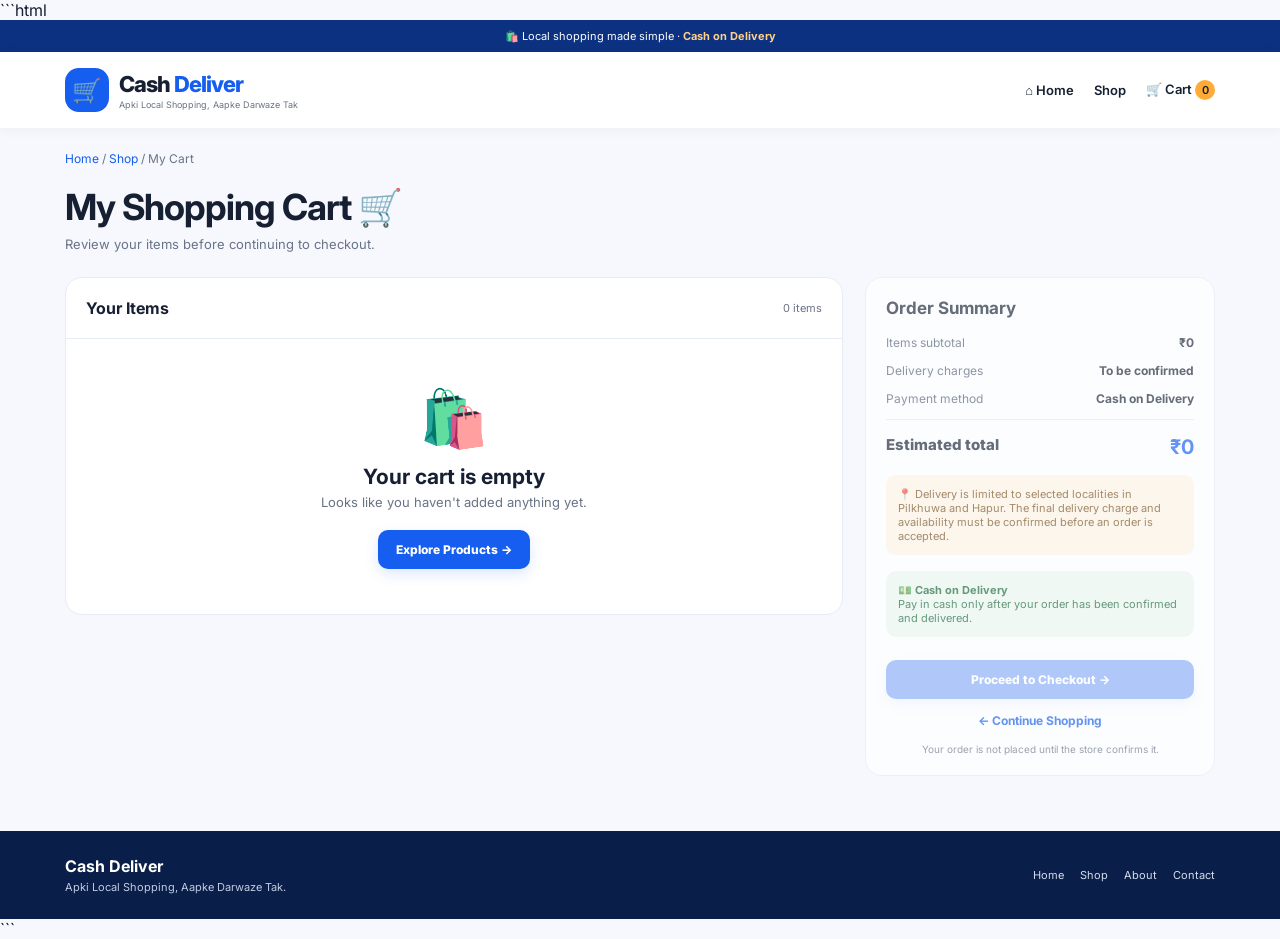
<file: card.html>
```html
<!DOCTYPE html>
<html lang="en">
<head>
  <meta charset="UTF-8">
  <meta name="viewport" content="width=device-width, initial-scale=1.0">
  <meta name="theme-color" content="#155eef">
  <title>My Shopping Cart | Cash Deliver</title>
  <link rel="preconnect" href="https://fonts.googleapis.com">
  <link rel="preconnect" href="https://fonts.gstatic.com" crossorigin>
  <link href="https://fonts.googleapis.com/css2?family=Inter:wght@400;500;600;700;800&display=swap" rel="stylesheet">

  <style>
    :root {
      --blue: #155eef;
      --dark: #0b3180;
      --orange: #ffab36;
      --text: #172033;
      --muted: #697386;
      --bg: #f6f8fd;
      --border: #e7ebf3;
      --green: #16834a;
      --red: #c43232;
    }

    * { box-sizing: border-box; }
    body { margin: 0; font-family: Inter, Arial, sans-serif; color: var(--text); background: var(--bg); }
    a { text-decoration: none; color: inherit; }
    button { font: inherit; cursor: pointer; }
    .container { width: min(1150px, calc(100% - 32px)); margin: auto; }

    .announcement { background: var(--dark); color: white; text-align: center; padding: 9px; font-size: 11px; }
    .announcement strong { color: #ffd18b; }
    header { background: white; box-shadow: 0 2px 12px #102d5c0c; }
    .header-main { min-height: 76px; display: flex; align-items: center; justify-content: space-between; gap: 20px; }
    .brand { display: flex; align-items: center; gap: 10px; }
    .brand-icon { width: 44px; height: 44px; display: grid; place-items: center; border-radius: 14px; background: var(--blue); color: white; font-size: 24px; }
    .brand-name { font-size: 22px; font-weight: 800; letter-spacing: -1px; }
    .brand-name span { color: var(--blue); }
    .tagline { display: block; margin-top: 2px; color: var(--muted); font-size: 9px; }
    .header-links { display: flex; align-items: center; gap: 20px; font-size: 13px; font-weight: 600; }
    .header-links a:hover { color: var(--blue); }
    .cart-count { display: inline-grid; place-items: center; min-width: 20px; height: 20px; padding: 0 5px; border-radius: 20px; background: var(--orange); font-size: 11px; }

    .breadcrumb { padding: 23px 0 12px; color: var(--muted); font-size: 12px; }
    .breadcrumb a { color: var(--blue); }
    .page-heading { margin: 7px 0 25px; }
    .page-heading h1 { margin: 0; font-size: clamp(27px, 4vw, 36px); letter-spacing: -1px; }
    .page-heading p { margin: 7px 0 0; color: var(--muted); font-size: 13px; }

    .cart-layout { display: grid; grid-template-columns: minmax(0, 1fr) 350px; align-items: start; gap: 22px; padding-bottom: 55px; }
    .cart-panel, .summary-panel { background: white; border: 1px solid var(--border); border-radius: 17px; }
    .panel-heading { padding: 20px; border-bottom: 1px solid var(--border); display: flex; align-items: center; justify-content: space-between; gap: 10px; }
    .panel-heading h2 { margin: 0; font-size: 16px; }
    .item-count { color: var(--muted); font-size: 11px; }

    .cart-item { display: grid; grid-template-columns: 90px minmax(0, 1fr) auto; gap: 15px; align-items: center; padding: 19px; border-bottom: 1px solid #edf0f6; }
    .cart-item:last-child { border-bottom: 0; }
    .item-image { width: 90px; height: 90px; display: grid; place-items: center; border-radius: 13px; background: #eef3ff; font-size: 38px; }
    .cart-item:nth-child(even) .item-image { background: #fff2df; }
    .item-category { color: var(--blue); text-transform: uppercase; font-size: 9px; font-weight: 800; letter-spacing: .6px; }
    .item-name { margin: 4px 0; font-size: 14px; line-height: 1.45; }
    .item-price { font-size: 13px; font-weight: 700; }
    .quantity-row { display: flex; align-items: center; flex-wrap: wrap; gap: 10px; margin-top: 10px; }
    .quantity-control { display: inline-flex; align-items: center; border: 1px solid var(--border); border-radius: 8px; overflow: hidden; }
    .quantity-control button { width: 31px; height: 30px; border: 0; background: #f7f9fd; color: var(--text); }
    .quantity-control button:disabled { color: #b4bdcb; cursor: not-allowed; }
    .quantity-value { min-width: 30px; text-align: center; font-size: 12px; font-weight: 700; }
    .remove-button { border: 0; padding: 5px 0; background: transparent; color: var(--red); font-size: 11px; font-weight: 600; }
    .item-total { align-self: center; text-align: right; font-size: 14px; font-weight: 800; white-space: nowrap; }

    .empty-cart { padding: 45px 20px; text-align: center; }
    .empty-cart .empty-icon { font-size: 56px; }
    .empty-cart h2 { margin: 12px 0 5px; font-size: 21px; }
    .empty-cart p { margin: 0 0 20px; color: var(--muted); font-size: 13px; }
    .btn { display: inline-flex; justify-content: center; align-items: center; gap: 8px; padding: 12px 18px; border: 0; border-radius: 10px; font-size: 12px; font-weight: 800; }
    .btn-primary { color: white; background: var(--blue); box-shadow: 0 5px 14px #155eef25; }
    .btn-light { color: var(--blue); background: #edf3ff; border: 1px solid #d8e4ff; }

    .summary-panel { padding: 20px; position: sticky; top: 18px; }
    .summary-panel h2 { margin: 0 0 17px; font-size: 17px; }
    .summary-row { display: flex; align-items: flex-start; justify-content: space-between; gap: 15px; margin: 13px 0; color: #536076; font-size: 12px; }
    .summary-row strong { color: var(--text); text-align: right; }
    .summary-row.total { padding-top: 15px; border-top: 1px solid var(--border); color: var(--text); font-size: 15px; font-weight: 800; }
    .summary-row.total strong { color: var(--blue); font-size: 20px; }
    .delivery-note { padding: 12px; border-radius: 10px; background: #fff4e4; color: #76501d; font-size: 11px; margin: 16px 0; }
    .cod-note { padding: 12px; border-radius: 10px; background: #edf8f0; color: #166534; font-size: 11px; margin: 12px 0 18px; }
    .checkout-button { width: 100%; margin-top: 5px; }
    .continue-link { display: block; text-align: center; margin-top: 14px; color: var(--blue); font-size: 12px; font-weight: 700; }
    .secure-note { text-align: center; margin: 15px 0 0; color: var(--muted); font-size: 10px; }

    footer { background: #091e49; color: white; padding: 25px 0; }
    .footer-inner { display: flex; justify-content: space-between; align-items: center; gap: 15px; flex-wrap: wrap; }
    .footer-inner p { margin: 4px 0 0; color: #c0cce2; font-size: 11px; }
    .footer-links { display: flex; gap: 16px; flex-wrap: wrap; color: #d4def1; font-size: 11px; }

    @media (max-width: 800px) {
      .cart-layout { grid-template-columns: 1fr; }
      .summary-panel { position: static; }
    }
    @media (max-width: 500px) {
      .container { width: calc(100% - 22px); }
      .header-main { min-height: 66px; gap: 10px; }
      .brand-icon { width: 38px; height: 38px; font-size: 21px; }
      .brand-name { font-size: 18px; }
      .header-links { gap: 10px; font-size: 11px; }
      .tagline { font-size: 8px; }
      .cart-item { grid-template-columns: 68px minmax(0, 1fr); gap: 12px; padding: 14px 11px; }
      .item-image { width: 68px; height: 74px; font-size: 31px; }
      .item-name { font-size: 12px; }
      .item-total { grid-column: 2; text-align: left; margin-top: -5px; }
      .panel-heading { padding: 15px; }
      .summary-panel { padding: 17px; }
      .footer-inner { align-items: flex-start; }
    }
  </style>
</head>

<body>
  <div class="announcement">🛍️ Local shopping made simple · <strong>Cash on Delivery</strong></div>

  <header>
    <div class="container header-main">
      <a class="brand" href="index.html">
        <div class="brand-icon">🛒</div>
        <div>
          <div class="brand-name">Cash <span>Deliver</span></div>
          <span class="tagline">Apki Local Shopping, Aapke Darwaze Tak</span>
        </div>
      </a>

      <nav class="header-links">
        <a href="index.html">⌂ Home</a>
        <a href="shop.html">Shop</a>
        <a href="cart.html">🛒 Cart <span class="cart-count" id="cart-count">0</span></a>
      </nav>
    </div>
  </header>

  <main class="container">
    <div class="breadcrumb"><a href="index.html">Home</a> / <a href="shop.html">Shop</a> / My Cart</div>

    <div class="page-heading">
      <h1>My Shopping Cart 🛒</h1>
      <p>Review your items before continuing to checkout.</p>
    </div>

    <div class="cart-layout">
      <section class="cart-panel">
        <div class="panel-heading">
          <h2>Your Items</h2>
          <span class="item-count" id="item-count">0 items</span>
        </div>

        <div id="cart-items"></div>

        <div class="empty-cart" id="empty-cart" hidden>
          <div class="empty-icon">🛍️</div>
          <h2>Your cart is empty</h2>
          <p>Looks like you haven't added anything yet.</p>
          <a class="btn btn-primary" href="shop.html">Explore Products →</a>
        </div>
      </section>

      <aside class="summary-panel" id="order-summary">
        <h2>Order Summary</h2>

        <div class="summary-row">
          <span>Items subtotal</span>
          <strong id="subtotal">₹0</strong>
        </div>
        <div class="summary-row">
          <span>Delivery charges</span>
          <strong id="delivery-charge">To be confirmed</strong>
        </div>
        <div class="summary-row">
          <span>Payment method</span>
          <strong>Cash on Delivery</strong>
        </div>
        <div class="summary-row total">
          <span>Estimated total</span>
          <strong id="grand-total">₹0</strong>
        </div>

        <div class="delivery-note">
          📍 Delivery is limited to selected localities in Pilkhuwa and Hapur. The final delivery charge and availability must be confirmed before an order is accepted.
        </div>

        <div class="cod-note">
          💵 <strong>Cash on Delivery</strong><br>
          Pay in cash only after your order has been confirmed and delivered.
        </div>

        <a class="btn btn-primary checkout-button" id="checkout-button" href="checkout.html">Proceed to Checkout →</a>
        <a class="continue-link" href="shop.html">← Continue Shopping</a>
        <p class="secure-note">Your order is not placed until the store confirms it.</p>
      </aside>
    </div>
  </main>

  <footer>
    <div class="container footer-inner">
      <div>
        <strong>Cash Deliver</strong>
        <p>Apki Local Shopping, Aapke Darwaze Tak.</p>
      </div>
      <nav class="footer-links">
        <a href="index.html">Home</a>
        <a href="shop.html">Shop</a>
        <a href="about.html">About</a>
        <a href="contact.html">Contact</a>
      </nav>
    </div>
  </footer>

  <script>
    const CART_KEY = "cashDeliverCart";

    const fallbackProducts = {
      1: { id: 1, name: "Kitchen Sink Organizer", price: 199, category: "kitchen", emoji: "🍽️" },
      2: { id: 2, name: "Multipurpose Storage Box", price: 249, category: "storage", emoji: "🗃️" },
      3: { id: 3, name: "Microfiber Cleaning Cloths", price: 129, category: "cleaning", emoji: "🧽" },
      4: { id: 4, name: "Bathroom Soap Holder", price: 99, category: "bathroom", emoji: "🧼" },
      5: { id: 5, name: "Drawer Organizer Set", price: 179, category: "storage", emoji: "🧺" },
      6: { id: 6, name: "Cleaning Brush", price: 89, category: "cleaning", emoji: "🪥" },
      7: { id: 7, name: "Kitchen Storage Rack", price: 299, category: "kitchen", emoji: "🥣" },
      8: { id: 8, name: "Multipurpose Hooks", price: 79, category: "home", emoji: "🪝" },
      9: { id: 9, name: "Foldable Storage Basket", price: 229, category: "storage", emoji: "🧺" },
      10: { id: 10, name: "Dishwashing Gloves", price: 119, category: "kitchen", emoji: "🧤" },
      11: { id: 11, name: "Bathroom Cleaning Brush", price: 149, category: "bathroom", emoji: "🧹" },
      12: { id: 12, name: "Reusable Cleaning Wipes", price: 99, category: "cleaning", emoji: "🧻" }
    };

    function readCart() {
      try {
        const raw = JSON.parse(localStorage.getItem(CART_KEY) || "[]");
        if (!Array.isArray(raw)) return [];

        // Rebuild each item from the local catalogue so malformed stored values
        // do not create unexpected HTML or invalid quantities on this page.
        return raw.map(item => {
          const product = fallbackProducts[Number(item.id)];
          if (!product) return null;
          const quantity = Math.max(1, Math.min(20, Math.floor(Number(item.quantity) || 1)));
          return { ...product, quantity };
        }).filter(Boolean);
      } catch {
        return [];
      }
    }

    function saveCart(cart) {
      localStorage.setItem(CART_KEY, JSON.stringify(cart));
      updateCartCount(cart);
      renderCart(cart);
    }

    function money(amount) {
      return "₹" + Number(amount).toLocaleString("en-IN");
    }

    function updateCartCount(cart = readCart()) {
      const count = cart.reduce((sum, item) => sum + item.quantity, 0);
      document.getElementById("cart-count").textContent = count;
    }

    function renderCart(cart = readCart()) {
      const container = document.getElementById("cart-items");
      const empty = document.getElementById("empty-cart");
      const summary = document.getElementById("order-summary");
      const totalItems = cart.reduce((sum, item) => sum + item.quantity, 0);
      const subtotal = cart.reduce((sum, item) => sum + item.price * item.quantity, 0);

      document.getElementById("item-count").textContent =
        totalItems + (totalItems === 1 ? " item" : " items");

      if (!cart.length) {
        container.innerHTML = "";
        empty.hidden = false;
        summary.style.opacity = "0.65";
        document.getElementById("subtotal").textContent = money(0);
        document.getElementById("grand-total").textContent = money(0);
        document.getElementById("delivery-charge").textContent = "To be confirmed";
        document.getElementById("checkout-button").setAttribute("aria-disabled", "true");
        document.getElementById("checkout-button").style.pointerEvents = "none";
        document.getElementById("checkout-button").style.opacity = ".5";
        return;
      }

      empty.hidden = true;
      summary.style.opacity = "1";
      document.getElementById("checkout-button").removeAttribute("aria-disabled");
      document.getElementById("checkout-button").style.pointerEvents = "auto";
      document.getElementById("checkout-button").style.opacity = "1";

      container.innerHTML = cart.map(item => `
        <article class="cart-item">
          <div class="item-image" aria-hidden="true">${item.emoji}</div>
          <div>
            <div class="item-category">${item.category}</div>
            <h3 class="item-name">${item.name}</h3>
            <div class="item-price">${money(item.price)} each</div>
            <div class="quantity-row">
              <div class="quantity-control" aria-label="Quantity">
                <button type="button" data-action="decrease" data-id="${item.id}" aria-label="Decrease quantity" ${item.quantity <= 1 ? "disabled" : ""}>−</button>
                <span class="quantity-value">${item.quantity}</span>
                <button type="button" data-action="increase" data-id="${item.id}" aria-label="Increase quantity" ${item.quantity >= 20 ? "disabled" : ""}>+</button>
              </div>
              <button class="remove-button" type="button" data-action="remove" data-id="${item.id}">Remove</button>
            </div>
          </div>
          <div class="item-total">${money(item.price * item.quantity)}</div>
        </article>
      `).join("");

      document.getElementById("subtotal").textContent = money(subtotal);
      document.getElementById("grand-total").textContent = money(subtotal);
      document.getElementById("delivery-charge").textContent = "To be confirmed";
    }

    document.getElementById("cart-items").addEventListener("click", event => {
      const button = event.target.closest("button[data-action]");
      if (!button) return;

      const id = Number(button.dataset.id);
      const action = button.dataset.action;
      const cart = readCart();
      const item = cart.find(product => product.id === id);
      if (!item) return;

      if (action === "increase" && item.quantity < 20) item.quantity++;
      if (action === "decrease" && item.quantity > 1) item.quantity--;
      if (action === "remove") {
        saveCart(cart.filter(product => product.id !== id));
        return;
      }

      saveCart(cart);
    });

    // Prevent checkout when there are no items.
    document.getElementById("checkout-button").addEventListener("click", event => {
      if (!readCart().length) {
        event.preventDefault();
        alert("Your cart is empty. Please add a product first.");
      }
    });

    updateCartCount();
    renderCart();
  </script>
</body>
</html>
```
</file>
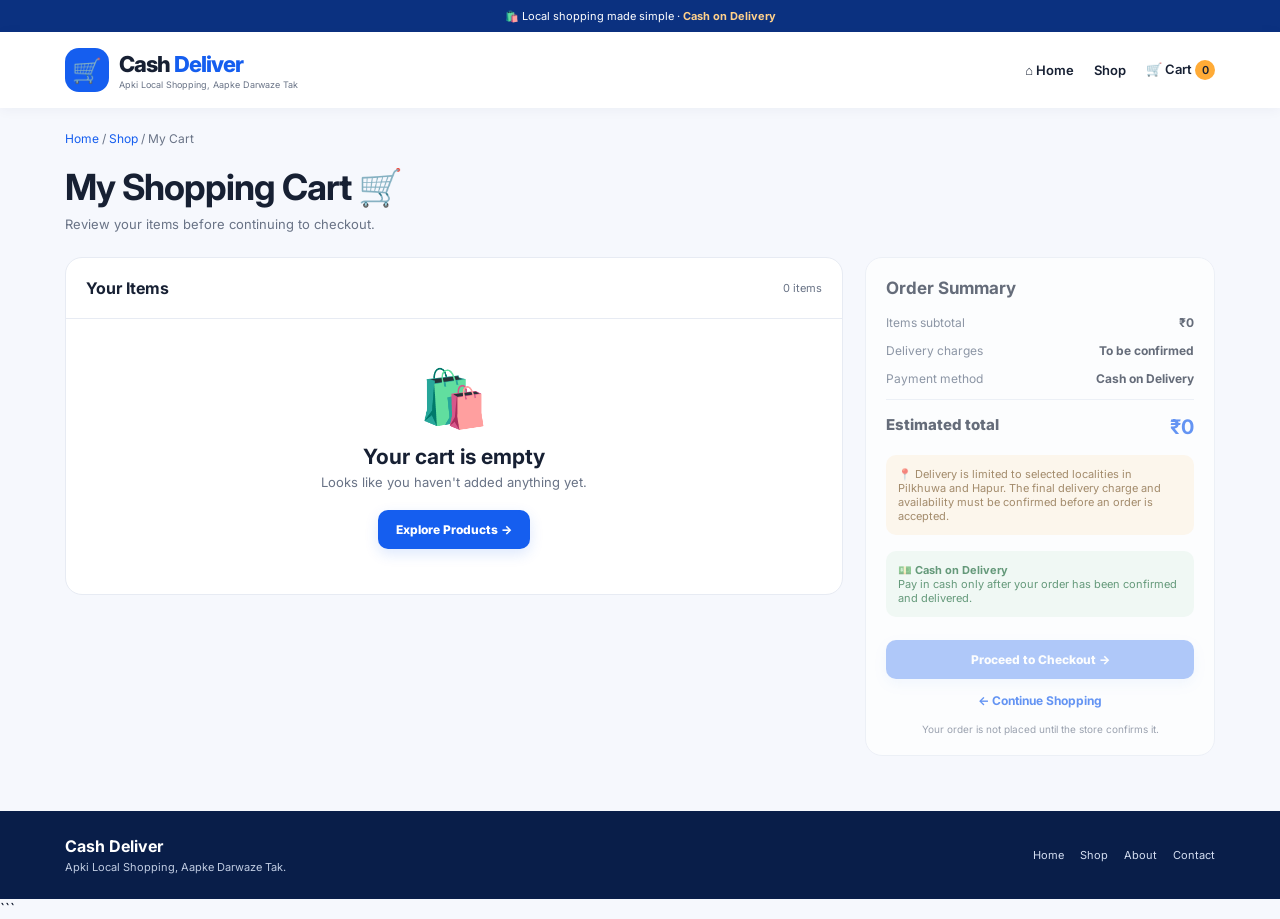
<file: cart.html>
<!DOCTYPE html>
<html lang="en">
<head>
  <meta charset="UTF-8">
  <meta name="viewport" content="width=device-width, initial-scale=1.0">
  <meta name="theme-color" content="#155eef">
  <title>My Shopping Cart | Cash Deliver</title>
  <link rel="preconnect" href="https://fonts.googleapis.com">
  <link rel="preconnect" href="https://fonts.gstatic.com" crossorigin>
  <link href="https://fonts.googleapis.com/css2?family=Inter:wght@400;500;600;700;800&display=swap" rel="stylesheet">

  <style>
    :root {
      --blue: #155eef;
      --dark: #0b3180;
      --orange: #ffab36;
      --text: #172033;
      --muted: #697386;
      --bg: #f6f8fd;
      --border: #e7ebf3;
      --green: #16834a;
      --red: #c43232;
    }

    * { box-sizing: border-box; }
    body { margin: 0; font-family: Inter, Arial, sans-serif; color: var(--text); background: var(--bg); }
    a { text-decoration: none; color: inherit; }
    button { font: inherit; cursor: pointer; }
    .container { width: min(1150px, calc(100% - 32px)); margin: auto; }

    .announcement { background: var(--dark); color: white; text-align: center; padding: 9px; font-size: 11px; }
    .announcement strong { color: #ffd18b; }
    header { background: white; box-shadow: 0 2px 12px #102d5c0c; }
    .header-main { min-height: 76px; display: flex; align-items: center; justify-content: space-between; gap: 20px; }
    .brand { display: flex; align-items: center; gap: 10px; }
    .brand-icon { width: 44px; height: 44px; display: grid; place-items: center; border-radius: 14px; background: var(--blue); color: white; font-size: 24px; }
    .brand-name { font-size: 22px; font-weight: 800; letter-spacing: -1px; }
    .brand-name span { color: var(--blue); }
    .tagline { display: block; margin-top: 2px; color: var(--muted); font-size: 9px; }
    .header-links { display: flex; align-items: center; gap: 20px; font-size: 13px; font-weight: 600; }
    .header-links a:hover { color: var(--blue); }
    .cart-count { display: inline-grid; place-items: center; min-width: 20px; height: 20px; padding: 0 5px; border-radius: 20px; background: var(--orange); font-size: 11px; }

    .breadcrumb { padding: 23px 0 12px; color: var(--muted); font-size: 12px; }
    .breadcrumb a { color: var(--blue); }
    .page-heading { margin: 7px 0 25px; }
    .page-heading h1 { margin: 0; font-size: clamp(27px, 4vw, 36px); letter-spacing: -1px; }
    .page-heading p { margin: 7px 0 0; color: var(--muted); font-size: 13px; }

    .cart-layout { display: grid; grid-template-columns: minmax(0, 1fr) 350px; align-items: start; gap: 22px; padding-bottom: 55px; }
    .cart-panel, .summary-panel { background: white; border: 1px solid var(--border); border-radius: 17px; }
    .panel-heading { padding: 20px; border-bottom: 1px solid var(--border); display: flex; align-items: center; justify-content: space-between; gap: 10px; }
    .panel-heading h2 { margin: 0; font-size: 16px; }
    .item-count { color: var(--muted); font-size: 11px; }

    .cart-item { display: grid; grid-template-columns: 90px minmax(0, 1fr) auto; gap: 15px; align-items: center; padding: 19px; border-bottom: 1px solid #edf0f6; }
    .cart-item:last-child { border-bottom: 0; }
    .item-image { width: 90px; height: 90px; display: grid; place-items: center; border-radius: 13px; background: #eef3ff; font-size: 38px; }
    .cart-item:nth-child(even) .item-image { background: #fff2df; }
    .item-category { color: var(--blue); text-transform: uppercase; font-size: 9px; font-weight: 800; letter-spacing: .6px; }
    .item-name { margin: 4px 0; font-size: 14px; line-height: 1.45; }
    .item-price { font-size: 13px; font-weight: 700; }
    .quantity-row { display: flex; align-items: center; flex-wrap: wrap; gap: 10px; margin-top: 10px; }
    .quantity-control { display: inline-flex; align-items: center; border: 1px solid var(--border); border-radius: 8px; overflow: hidden; }
    .quantity-control button { width: 31px; height: 30px; border: 0; background: #f7f9fd; color: var(--text); }
    .quantity-control button:disabled { color: #b4bdcb; cursor: not-allowed; }
    .quantity-value { min-width: 30px; text-align: center; font-size: 12px; font-weight: 700; }
    .remove-button { border: 0; padding: 5px 0; background: transparent; color: var(--red); font-size: 11px; font-weight: 600; }
    .item-total { align-self: center; text-align: right; font-size: 14px; font-weight: 800; white-space: nowrap; }

    .empty-cart { padding: 45px 20px; text-align: center; }
    .empty-cart .empty-icon { font-size: 56px; }
    .empty-cart h2 { margin: 12px 0 5px; font-size: 21px; }
    .empty-cart p { margin: 0 0 20px; color: var(--muted); font-size: 13px; }
    .btn { display: inline-flex; justify-content: center; align-items: center; gap: 8px; padding: 12px 18px; border: 0; border-radius: 10px; font-size: 12px; font-weight: 800; }
    .btn-primary { color: white; background: var(--blue); box-shadow: 0 5px 14px #155eef25; }
    .btn-light { color: var(--blue); background: #edf3ff; border: 1px solid #d8e4ff; }

    .summary-panel { padding: 20px; position: sticky; top: 18px; }
    .summary-panel h2 { margin: 0 0 17px; font-size: 17px; }
    .summary-row { display: flex; align-items: flex-start; justify-content: space-between; gap: 15px; margin: 13px 0; color: #536076; font-size: 12px; }
    .summary-row strong { color: var(--text); text-align: right; }
    .summary-row.total { padding-top: 15px; border-top: 1px solid var(--border); color: var(--text); font-size: 15px; font-weight: 800; }
    .summary-row.total strong { color: var(--blue); font-size: 20px; }
    .delivery-note { padding: 12px; border-radius: 10px; background: #fff4e4; color: #76501d; font-size: 11px; margin: 16px 0; }
    .cod-note { padding: 12px; border-radius: 10px; background: #edf8f0; color: #166534; font-size: 11px; margin: 12px 0 18px; }
    .checkout-button { width: 100%; margin-top: 5px; }
    .continue-link { display: block; text-align: center; margin-top: 14px; color: var(--blue); font-size: 12px; font-weight: 700; }
    .secure-note { text-align: center; margin: 15px 0 0; color: var(--muted); font-size: 10px; }

    footer { background: #091e49; color: white; padding: 25px 0; }
    .footer-inner { display: flex; justify-content: space-between; align-items: center; gap: 15px; flex-wrap: wrap; }
    .footer-inner p { margin: 4px 0 0; color: #c0cce2; font-size: 11px; }
    .footer-links { display: flex; gap: 16px; flex-wrap: wrap; color: #d4def1; font-size: 11px; }

    @media (max-width: 800px) {
      .cart-layout { grid-template-columns: 1fr; }
      .summary-panel { position: static; }
    }
    @media (max-width: 500px) {
      .container { width: calc(100% - 22px); }
      .header-main { min-height: 66px; gap: 10px; }
      .brand-icon { width: 38px; height: 38px; font-size: 21px; }
      .brand-name { font-size: 18px; }
      .header-links { gap: 10px; font-size: 11px; }
      .tagline { font-size: 8px; }
      .cart-item { grid-template-columns: 68px minmax(0, 1fr); gap: 12px; padding: 14px 11px; }
      .item-image { width: 68px; height: 74px; font-size: 31px; }
      .item-name { font-size: 12px; }
      .item-total { grid-column: 2; text-align: left; margin-top: -5px; }
      .panel-heading { padding: 15px; }
      .summary-panel { padding: 17px; }
      .footer-inner { align-items: flex-start; }
    }
  </style>
</head>

<body>
  <div class="announcement">🛍️ Local shopping made simple · <strong>Cash on Delivery</strong></div>

  <header>
    <div class="container header-main">
      <a class="brand" href="index.html">
        <div class="brand-icon">🛒</div>
        <div>
          <div class="brand-name">Cash <span>Deliver</span></div>
          <span class="tagline">Apki Local Shopping, Aapke Darwaze Tak</span>
        </div>
      </a>

      <nav class="header-links">
        <a href="index.html">⌂ Home</a>
        <a href="shop.html">Shop</a>
        <a href="cart.html">🛒 Cart <span class="cart-count" id="cart-count">0</span></a>
      </nav>
    </div>
  </header>

  <main class="container">
    <div class="breadcrumb"><a href="index.html">Home</a> / <a href="shop.html">Shop</a> / My Cart</div>

    <div class="page-heading">
      <h1>My Shopping Cart 🛒</h1>
      <p>Review your items before continuing to checkout.</p>
    </div>

    <div class="cart-layout">
      <section class="cart-panel">
        <div class="panel-heading">
          <h2>Your Items</h2>
          <span class="item-count" id="item-count">0 items</span>
        </div>

        <div id="cart-items"></div>

        <div class="empty-cart" id="empty-cart" hidden>
          <div class="empty-icon">🛍️</div>
          <h2>Your cart is empty</h2>
          <p>Looks like you haven't added anything yet.</p>
          <a class="btn btn-primary" href="shop.html">Explore Products →</a>
        </div>
      </section>

      <aside class="summary-panel" id="order-summary">
        <h2>Order Summary</h2>

        <div class="summary-row">
          <span>Items subtotal</span>
          <strong id="subtotal">₹0</strong>
        </div>
        <div class="summary-row">
          <span>Delivery charges</span>
          <strong id="delivery-charge">To be confirmed</strong>
        </div>
        <div class="summary-row">
          <span>Payment method</span>
          <strong>Cash on Delivery</strong>
        </div>
        <div class="summary-row total">
          <span>Estimated total</span>
          <strong id="grand-total">₹0</strong>
        </div>

        <div class="delivery-note">
          📍 Delivery is limited to selected localities in Pilkhuwa and Hapur. The final delivery charge and availability must be confirmed before an order is accepted.
        </div>

        <div class="cod-note">
          💵 <strong>Cash on Delivery</strong><br>
          Pay in cash only after your order has been confirmed and delivered.
        </div>

        <a class="btn btn-primary checkout-button" id="checkout-button" href="checkout.html">Proceed to Checkout →</a>
        <a class="continue-link" href="shop.html">← Continue Shopping</a>
        <p class="secure-note">Your order is not placed until the store confirms it.</p>
      </aside>
    </div>
  </main>

  <footer>
    <div class="container footer-inner">
      <div>
        <strong>Cash Deliver</strong>
        <p>Apki Local Shopping, Aapke Darwaze Tak.</p>
      </div>
      <nav class="footer-links">
        <a href="index.html">Home</a>
        <a href="shop.html">Shop</a>
        <a href="about.html">About</a>
        <a href="contact.html">Contact</a>
      </nav>
    </div>
  </footer>

  <script>
    const CART_KEY = "cashDeliverCart";

    const fallbackProducts = {
      1: { id: 1, name: "Kitchen Sink Organizer", price: 199, category: "kitchen", emoji: "🍽️" },
      2: { id: 2, name: "Multipurpose Storage Box", price: 249, category: "storage", emoji: "🗃️" },
      3: { id: 3, name: "Microfiber Cleaning Cloths", price: 129, category: "cleaning", emoji: "🧽" },
      4: { id: 4, name: "Bathroom Soap Holder", price: 99, category: "bathroom", emoji: "🧼" },
      5: { id: 5, name: "Drawer Organizer Set", price: 179, category: "storage", emoji: "🧺" },
      6: { id: 6, name: "Cleaning Brush", price: 89, category: "cleaning", emoji: "🪥" },
      7: { id: 7, name: "Kitchen Storage Rack", price: 299, category: "kitchen", emoji: "🥣" },
      8: { id: 8, name: "Multipurpose Hooks", price: 79, category: "home", emoji: "🪝" },
      9: { id: 9, name: "Foldable Storage Basket", price: 229, category: "storage", emoji: "🧺" },
      10: { id: 10, name: "Dishwashing Gloves", price: 119, category: "kitchen", emoji: "🧤" },
      11: { id: 11, name: "Bathroom Cleaning Brush", price: 149, category: "bathroom", emoji: "🧹" },
      12: { id: 12, name: "Reusable Cleaning Wipes", price: 99, category: "cleaning", emoji: "🧻" }
    };

    function readCart() {
      try {
        const raw = JSON.parse(localStorage.getItem(CART_KEY) || "[]");
        if (!Array.isArray(raw)) return [];

        // Rebuild each item from the local catalogue so malformed stored values
        // do not create unexpected HTML or invalid quantities on this page.
        return raw.map(item => {
          const product = fallbackProducts[Number(item.id)];
          if (!product) return null;
          const quantity = Math.max(1, Math.min(20, Math.floor(Number(item.quantity) || 1)));
          return { ...product, quantity };
        }).filter(Boolean);
      } catch {
        return [];
      }
    }

    function saveCart(cart) {
      localStorage.setItem(CART_KEY, JSON.stringify(cart));
      updateCartCount(cart);
      renderCart(cart);
    }

    function money(amount) {
      return "₹" + Number(amount).toLocaleString("en-IN");
    }

    function updateCartCount(cart = readCart()) {
      const count = cart.reduce((sum, item) => sum + item.quantity, 0);
      document.getElementById("cart-count").textContent = count;
    }

    function renderCart(cart = readCart()) {
      const container = document.getElementById("cart-items");
      const empty = document.getElementById("empty-cart");
      const summary = document.getElementById("order-summary");
      const totalItems = cart.reduce((sum, item) => sum + item.quantity, 0);
      const subtotal = cart.reduce((sum, item) => sum + item.price * item.quantity, 0);

      document.getElementById("item-count").textContent =
        totalItems + (totalItems === 1 ? " item" : " items");

      if (!cart.length) {
        container.innerHTML = "";
        empty.hidden = false;
        summary.style.opacity = "0.65";
        document.getElementById("subtotal").textContent = money(0);
        document.getElementById("grand-total").textContent = money(0);
        document.getElementById("delivery-charge").textContent = "To be confirmed";
        document.getElementById("checkout-button").setAttribute("aria-disabled", "true");
        document.getElementById("checkout-button").style.pointerEvents = "none";
        document.getElementById("checkout-button").style.opacity = ".5";
        return;
      }

      empty.hidden = true;
      summary.style.opacity = "1";
      document.getElementById("checkout-button").removeAttribute("aria-disabled");
      document.getElementById("checkout-button").style.pointerEvents = "auto";
      document.getElementById("checkout-button").style.opacity = "1";

      container.innerHTML = cart.map(item => `
        <article class="cart-item">
          <div class="item-image" aria-hidden="true">${item.emoji}</div>
          <div>
            <div class="item-category">${item.category}</div>
            <h3 class="item-name">${item.name}</h3>
            <div class="item-price">${money(item.price)} each</div>
            <div class="quantity-row">
              <div class="quantity-control" aria-label="Quantity">
                <button type="button" data-action="decrease" data-id="${item.id}" aria-label="Decrease quantity" ${item.quantity <= 1 ? "disabled" : ""}>−</button>
                <span class="quantity-value">${item.quantity}</span>
                <button type="button" data-action="increase" data-id="${item.id}" aria-label="Increase quantity" ${item.quantity >= 20 ? "disabled" : ""}>+</button>
              </div>
              <button class="remove-button" type="button" data-action="remove" data-id="${item.id}">Remove</button>
            </div>
          </div>
          <div class="item-total">${money(item.price * item.quantity)}</div>
        </article>
      `).join("");

      document.getElementById("subtotal").textContent = money(subtotal);
      document.getElementById("grand-total").textContent = money(subtotal);
      document.getElementById("delivery-charge").textContent = "To be confirmed";
    }

    document.getElementById("cart-items").addEventListener("click", event => {
      const button = event.target.closest("button[data-action]");
      if (!button) return;

      const id = Number(button.dataset.id);
      const action = button.dataset.action;
      const cart = readCart();
      const item = cart.find(product => product.id === id);
      if (!item) return;

      if (action === "increase" && item.quantity < 20) item.quantity++;
      if (action === "decrease" && item.quantity > 1) item.quantity--;
      if (action === "remove") {
        saveCart(cart.filter(product => product.id !== id));
        return;
      }

      saveCart(cart);
    });

    // Prevent checkout when there are no items.
    document.getElementById("checkout-button").addEventListener("click", event => {
      if (!readCart().length) {
        event.preventDefault();
        alert("Your cart is empty. Please add a product first.");
      }
    });

    updateCartCount();
    renderCart();
  </script>
</body>
</html>
```
</file>
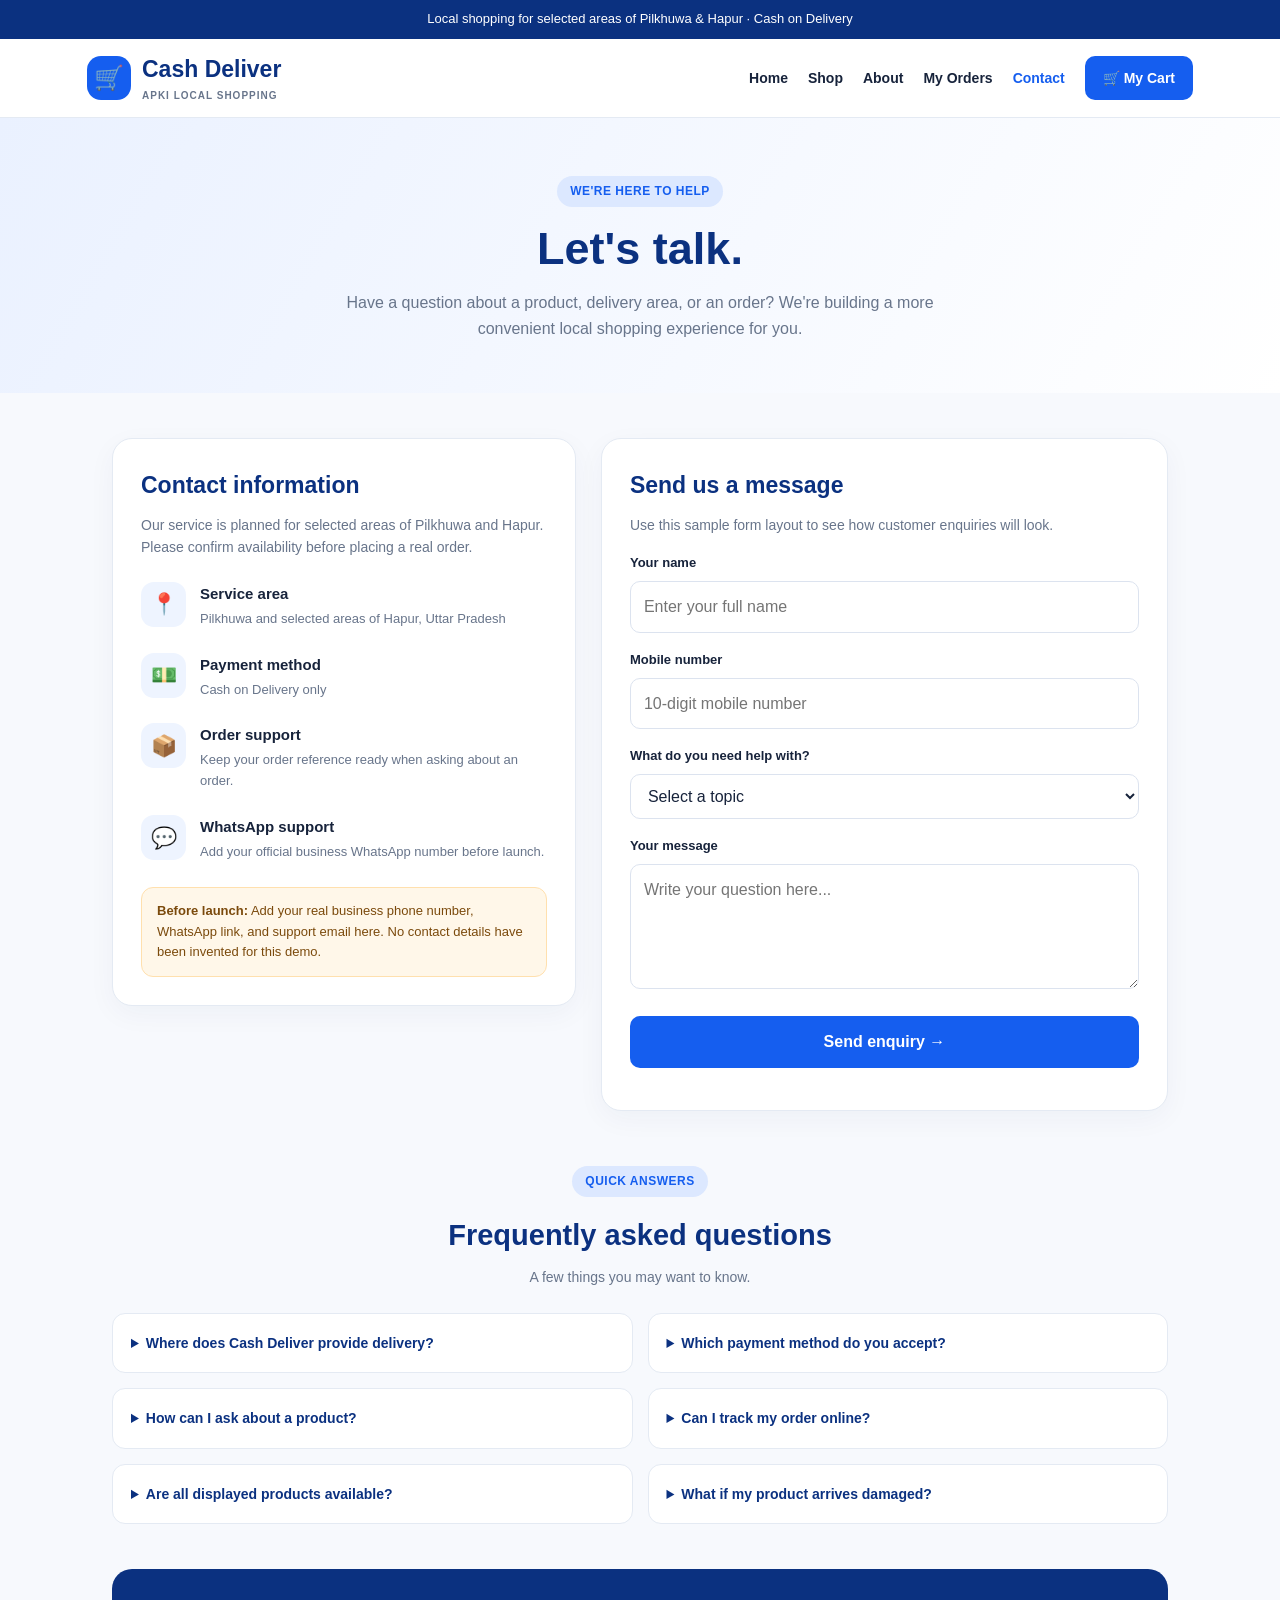
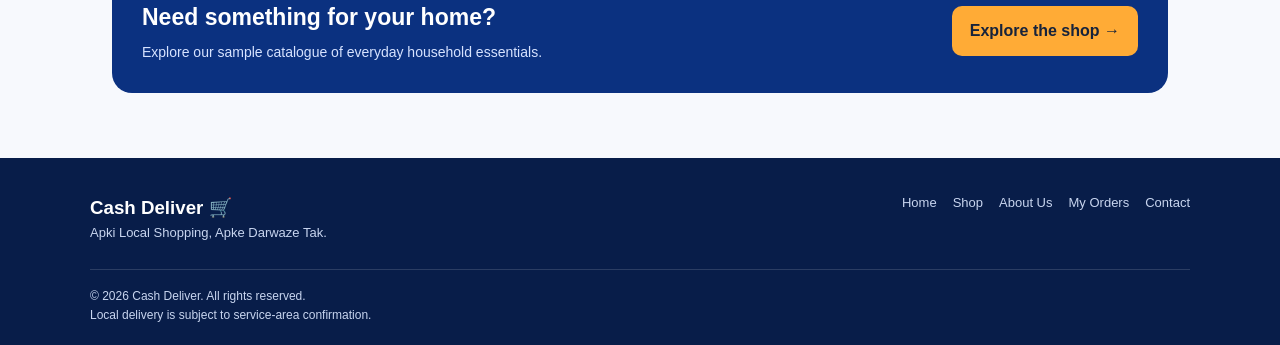
<file: contact.html>
<!DOCTYPE html>
<html lang="en">
<head>
  <meta charset="UTF-8">
  <meta name="viewport" content="width=device-width, initial-scale=1.0">
  <title>Contact Us | Cash Deliver</title>
  <meta name="description" content="Contact Cash Deliver for local shopping support in Pilkhuwa and Hapur.">

  <style>
    :root {
      --blue: #155eef;
      --dark: #0b3180;
      --light: #eef4ff;
      --orange: #ffab36;
      --text: #17233b;
      --muted: #68758b;
      --border: #e4eaf3;
      --white: #ffffff;
    }

    * {
      margin: 0;
      padding: 0;
      box-sizing: border-box;
    }

    body {
      font-family: Arial, Helvetica, sans-serif;
      color: var(--text);
      background: #f7f9fd;
      line-height: 1.6;
    }

    a {
      color: inherit;
      text-decoration: none;
    }

    button, input, textarea, select {
      font: inherit;
    }

    .topbar {
      background: var(--dark);
      color: white;
      text-align: center;
      padding: 9px 12px;
      font-size: 13px;
    }

    header {
      background: white;
      border-bottom: 1px solid var(--border);
      position: sticky;
      top: 0;
      z-index: 10;
    }

    .navbar {
      max-width: 1150px;
      margin: auto;
      min-height: 78px;
      padding: 12px 22px;
      display: flex;
      justify-content: space-between;
      align-items: center;
      gap: 20px;
    }

    .brand {
      display: flex;
      align-items: center;
      gap: 11px;
      font-size: 23px;
      font-weight: 800;
      color: var(--dark);
      white-space: nowrap;
    }

    .brand-icon {
      width: 44px;
      height: 44px;
      border-radius: 14px;
      display: grid;
      place-items: center;
      background: var(--blue);
      color: white;
      font-size: 24px;
    }

    .brand small {
      display: block;
      font-size: 10px;
      color: var(--muted);
      letter-spacing: 1px;
      font-weight: 600;
    }

    nav {
      display: flex;
      align-items: center;
      gap: 20px;
      font-size: 14px;
      font-weight: 600;
    }

    nav a:hover, nav a.active {
      color: var(--blue);
    }

    .nav-button, .primary-btn {
      display: inline-block;
      background: var(--blue);
      color: white;
      padding: 11px 18px;
      border-radius: 10px;
      border: none;
      cursor: pointer;
      font-weight: 700;
    }

    .nav-button:hover, .primary-btn:hover {
      background: var(--dark);
    }

    .page-hero {
      background: linear-gradient(120deg, #eaf1ff, #ffffff);
      padding: 58px 22px 52px;
      text-align: center;
    }

    .eyebrow {
      display: inline-block;
      color: var(--blue);
      background: #dce8ff;
      padding: 6px 13px;
      border-radius: 30px;
      font-size: 12px;
      font-weight: 800;
      letter-spacing: .5px;
      margin-bottom: 15px;
    }

    .page-hero h1 {
      color: var(--dark);
      font-size: clamp(30px, 5vw, 45px);
      line-height: 1.2;
      margin-bottom: 14px;
    }

    .page-hero p {
      color: var(--muted);
      max-width: 590px;
      margin: auto;
    }

    .container {
      max-width: 1100px;
      margin: auto;
      padding: 45px 22px 65px;
    }

    .contact-grid {
      display: grid;
      grid-template-columns: .9fr 1.1fr;
      gap: 25px;
      align-items: start;
    }

    .panel {
      background: white;
      border: 1px solid var(--border);
      border-radius: 20px;
      padding: 28px;
      box-shadow: 0 8px 28px rgba(20, 49, 100, .045);
    }

    .panel h2 {
      color: var(--dark);
      font-size: 23px;
      margin-bottom: 10px;
    }

    .muted {
      color: var(--muted);
      font-size: 14px;
    }

    .contact-option {
      display: flex;
      gap: 14px;
      margin-top: 23px;
      align-items: flex-start;
    }

    .option-icon {
      flex-shrink: 0;
      width: 45px;
      height: 45px;
      display: grid;
      place-items: center;
      background: var(--light);
      border-radius: 13px;
      font-size: 21px;
    }

    .contact-option h3 {
      font-size: 15px;
      margin-bottom: 3px;
    }

    .contact-option p {
      color: var(--muted);
      font-size: 13px;
    }

    .notice {
      background: #fff7e9;
      border: 1px solid #ffe0ae;
      border-radius: 12px;
      padding: 13px 15px;
      margin-top: 24px;
      color: #7b4a0c;
      font-size: 13px;
    }

    .form-group {
      margin-top: 17px;
    }

    label {
      display: block;
      font-size: 13px;
      font-weight: 700;
      margin-bottom: 7px;
    }

    input, select, textarea {
      width: 100%;
      padding: 12px 13px;
      border: 1px solid #dce3ef;
      border-radius: 10px;
      outline: none;
      background: white;
      color: var(--text);
    }

    input:focus, select:focus, textarea:focus {
      border-color: var(--blue);
      box-shadow: 0 0 0 3px rgba(21, 94, 239, .09);
    }

    textarea {
      min-height: 125px;
      resize: vertical;
    }

    .form-submit {
      width: 100%;
      margin-top: 20px;
      padding: 13px;
    }

    .form-status {
      margin-top: 14px;
      font-size: 13px;
      color: var(--dark);
    }

    .faq-section {
      margin-top: 55px;
    }

    .section-heading {
      text-align: center;
      margin-bottom: 25px;
    }

    .section-heading h2 {
      font-size: 29px;
      color: var(--dark);
      margin-bottom: 7px;
    }

    .faq-list {
      display: grid;
      grid-template-columns: 1fr 1fr;
      gap: 15px;
    }

    details {
      background: white;
      border: 1px solid var(--border);
      border-radius: 13px;
      padding: 18px;
    }

    summary {
      cursor: pointer;
      font-weight: 700;
      font-size: 14px;
      color: var(--dark);
    }

    details p {
      color: var(--muted);
      font-size: 13px;
      margin-top: 12px;
    }

    .bottom-cta {
      margin-top: 45px;
      padding: 30px;
      border-radius: 20px;
      background: var(--dark);
      color: white;
      display: flex;
      justify-content: space-between;
      align-items: center;
      gap: 20px;
    }

    .bottom-cta h2 {
      font-size: 23px;
      margin-bottom: 5px;
    }

    .bottom-cta p {
      color: #d7e3ff;
      font-size: 14px;
    }

    .bottom-cta a {
      background: var(--orange);
      color: #17233b;
      padding: 12px 18px;
      border-radius: 10px;
      font-weight: 800;
      white-space: nowrap;
    }

    footer {
      background: #081d49;
      color: white;
      padding: 35px 22px 20px;
    }

    .footer-inner {
      max-width: 1100px;
      margin: auto;
      display: flex;
      justify-content: space-between;
      flex-wrap: wrap;
      gap: 22px;
    }

    footer p, footer a {
      color: #c8d5ef;
      font-size: 13px;
    }

    .footer-links {
      display: flex;
      flex-wrap: wrap;
      gap: 16px;
    }

    .copyright {
      max-width: 1100px;
      margin: 25px auto 0;
      padding-top: 17px;
      border-top: 1px solid rgba(255,255,255,.14);
      color: #c8d5ef;
      font-size: 12px;
    }

    .mobile-menu {
      display: none;
      background: var(--light);
      border: none;
      border-radius: 9px;
      padding: 9px 12px;
      color: var(--dark);
      font-weight: 700;
      cursor: pointer;
    }

    @media (max-width: 800px) {
      .navbar {
        flex-wrap: wrap;
      }

      .mobile-menu {
        display: block;
      }

      nav {
        display: none;
        width: 100%;
        flex-direction: column;
        align-items: stretch;
        gap: 0;
        padding-top: 10px;
      }

      nav.open {
        display: flex;
      }

      nav a {
        padding: 11px 4px;
        border-top: 1px solid var(--border);
      }

      .contact-grid {
        grid-template-columns: 1fr;
      }

      .faq-list {
        grid-template-columns: 1fr;
      }

      .bottom-cta {
        flex-direction: column;
        align-items: flex-start;
      }
    }

    @media (max-width: 480px) {
      .brand {
        font-size: 19px;
      }

      .brand-icon {
        width: 39px;
        height: 39px;
      }

      .container {
        padding: 30px 15px 45px;
      }

      .panel {
        padding: 21px;
      }

      .page-hero {
        padding: 42px 17px;
      }

      .bottom-cta {
        padding: 23px;
      }
    }
  </style>
</head>

<body>
  <div class="topbar">
    Local shopping for selected areas of Pilkhuwa & Hapur · Cash on Delivery
  </div>

  <header>
    <div class="navbar">
      <a href="index.html" class="brand">
        <span class="brand-icon">🛒</span>
        <span>
          Cash Deliver
          <small>APKI LOCAL SHOPPING</small>
        </span>
      </a>

      <button class="mobile-menu" id="menuBtn" type="button">☰ Menu</button>

      <nav id="mainNav">
        <a href="index.html">Home</a>
        <a href="shop.html">Shop</a>
        <a href="about.html">About</a>
        <a href="orders.html">My Orders</a>
        <a href="contact.html" class="active">Contact</a>
        <a href="cart.html" class="nav-button">🛒 My Cart</a>
      </nav>
    </div>
  </header>

  <section class="page-hero">
    <span class="eyebrow">WE'RE HERE TO HELP</span>
    <h1>Let's talk.</h1>
    <p>
      Have a question about a product, delivery area, or an order?
      We're building a more convenient local shopping experience for you.
    </p>
  </section>

  <main class="container">
    <div class="contact-grid">
      <section class="panel">
        <h2>Contact information</h2>
        <p class="muted">
          Our service is planned for selected areas of Pilkhuwa and Hapur.
          Please confirm availability before placing a real order.
        </p>

        <div class="contact-option">
          <div class="option-icon">📍</div>
          <div>
            <h3>Service area</h3>
            <p>Pilkhuwa and selected areas of Hapur, Uttar Pradesh</p>
          </div>
        </div>

        <div class="contact-option">
          <div class="option-icon">💵</div>
          <div>
            <h3>Payment method</h3>
            <p>Cash on Delivery only</p>
          </div>
        </div>

        <div class="contact-option">
          <div class="option-icon">📦</div>
          <div>
            <h3>Order support</h3>
            <p>Keep your order reference ready when asking about an order.</p>
          </div>
        </div>

        <div class="contact-option">
          <div class="option-icon">💬</div>
          <div>
            <h3>WhatsApp support</h3>
            <p>Add your official business WhatsApp number before launch.</p>
          </div>
        </div>

        <div class="notice">
          <strong>Before launch:</strong> Add your real business phone number,
          WhatsApp link, and support email here. No contact details have been
          invented for this demo.
        </div>
      </section>

      <section class="panel">
        <h2>Send us a message</h2>
        <p class="muted">
          Use this sample form layout to see how customer enquiries will look.
        </p>

        <form id="contactForm">
          <div class="form-group">
            <label for="name">Your name</label>
            <input id="name" name="name" type="text"
              placeholder="Enter your full name" required>
          </div>

          <div class="form-group">
            <label for="phone">Mobile number</label>
            <input id="phone" name="phone" type="tel"
              inputmode="numeric" pattern="[6-9][0-9]{9}"
              maxlength="10" placeholder="10-digit mobile number" required>
          </div>

          <div class="form-group">
            <label for="topic">What do you need help with?</label>
            <select id="topic" name="topic" required>
              <option value="">Select a topic</option>
              <option>Product enquiry</option>
              <option>Delivery availability</option>
              <option>Existing order</option>
              <option>Return or damaged product</option>
              <option>Other question</option>
            </select>
          </div>

          <div class="form-group">
            <label for="message">Your message</label>
            <textarea id="message" name="message"
              placeholder="Write your question here..." required></textarea>
          </div>

          <button type="submit" class="primary-btn form-submit">
            Send enquiry →
          </button>

          <p class="form-status" id="formStatus" role="status"></p>
        </form>
      </section>
    </div>

    <section class="faq-section">
      <div class="section-heading">
        <span class="eyebrow">QUICK ANSWERS</span>
        <h2>Frequently asked questions</h2>
        <p class="muted">A few things you may want to know.</p>
      </div>

      <div class="faq-list">
        <details>
          <summary>Where does Cash Deliver provide delivery?</summary>
          <p>
            The intended service area is selected localities in Pilkhuwa and
            Hapur. Confirm that your exact locality is serviceable before
            accepting an order.
          </p>
        </details>

        <details>
          <summary>Which payment method do you accept?</summary>
          <p>
            The planned payment method is Cash on Delivery. Pay in cash when
            your order is delivered.
          </p>
        </details>

        <details>
          <summary>How can I ask about a product?</summary>
          <p>
            Use the enquiry form as a design preview. It must be connected to
            a backend or a real support channel before messages can reach you.
          </p>
        </details>

        <details>
          <summary>Can I track my order online?</summary>
          <p>
            The current website is a prototype. Live tracking will only work
            after order storage and status updates are connected to a backend.
          </p>
        </details>

        <details>
          <summary>Are all displayed products available?</summary>
          <p>
            Product listings and prices are examples for the prototype.
            Confirm stock, supplier pricing, and delivery charges before
            accepting customer orders.
          </p>
        </details>

        <details>
          <summary>What if my product arrives damaged?</summary>
          <p>
            Contact the business using its verified support details once those
            are published. Decide and clearly publish a return or replacement
            policy before taking real orders.
          </p>
        </details>
      </div>
    </section>

    <section class="bottom-cta">
      <div>
        <h2>Need something for your home?</h2>
        <p>Explore our sample catalogue of everyday household essentials.</p>
      </div>
      <a href="shop.html">Explore the shop →</a>
    </section>
  </main>

  <footer>
    <div class="footer-inner">
      <div>
        <h3>Cash Deliver 🛒</h3>
        <p>Apki Local Shopping, Apke Darwaze Tak.</p>
      </div>

      <div class="footer-links">
        <a href="index.html">Home</a>
        <a href="shop.html">Shop</a>
        <a href="about.html">About Us</a>
        <a href="orders.html">My Orders</a>
        <a href="contact.html">Contact</a>
      </div>
    </div>

    <div class="copyright">
      © <span id="year"></span> Cash Deliver. All rights reserved.
      <br>Local delivery is subject to service-area confirmation.
    </div>
  </footer>

  <script>
    const menuBtn = document.getElementById("menuBtn");
    const mainNav = document.getElementById("mainNav");

    menuBtn.addEventListener("click", () => {
      mainNav.classList.toggle("open");
    });

    document.getElementById("year").textContent =
      new Date().getFullYear();

    document.getElementById("contactForm").addEventListener("submit", (event) => {
      event.preventDefault();

      document.getElementById("formStatus").textContent =
        "Demo only: your message has NOT been sent or saved. Connect a backend or verified support channel before launch.";
    });
  </script>
</body>
</html>
</file>
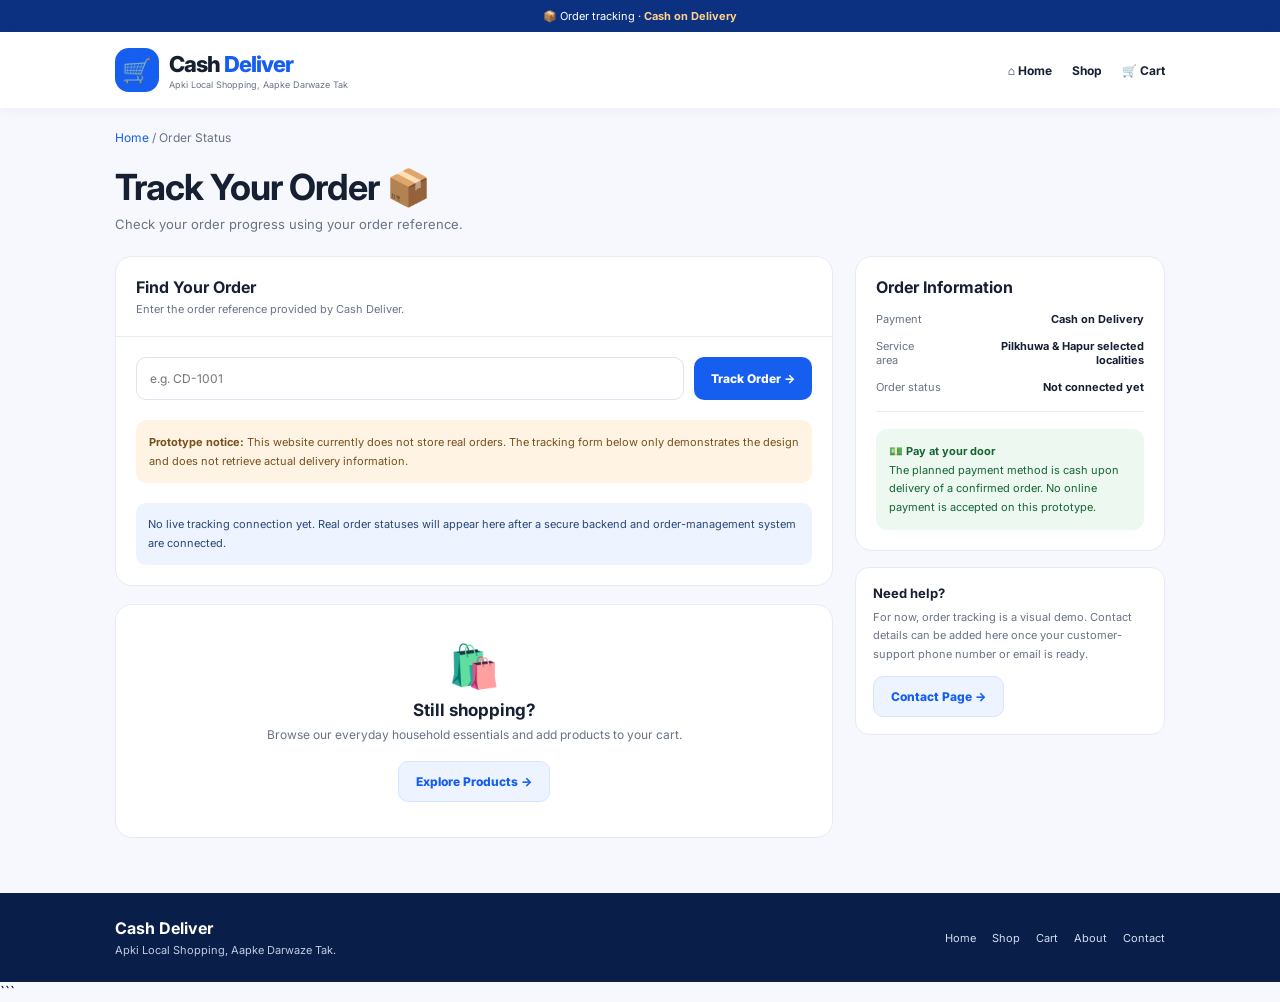
<file: orders.html>
<!DOCTYPE html>
<html lang="en">
<head>
  <meta charset="UTF-8">
  <meta name="viewport" content="width=device-width, initial-scale=1.0">
  <meta name="theme-color" content="#155eef">
  <title>Track Order | Cash Deliver</title>
  <link rel="preconnect" href="https://fonts.googleapis.com">
  <link rel="preconnect" href="https://fonts.gstatic.com" crossorigin>
  <link href="https://fonts.googleapis.com/css2?family=Inter:wght@400;500;600;700;800&display=swap" rel="stylesheet">

  <style>
    :root {
      --blue: #155eef;
      --dark: #0b3180;
      --orange: #ffab36;
      --text: #172033;
      --muted: #697386;
      --bg: #f6f8fd;
      --border: #e7ebf3;
      --green: #16834a;
    }

    * { box-sizing: border-box; }
    body { margin: 0; background: var(--bg); color: var(--text); font-family: Inter, Arial, sans-serif; }
    a { text-decoration: none; color: inherit; }
    button, input { font: inherit; }
    .container { width: min(1050px, calc(100% - 32px)); margin: auto; }

    .announcement { padding: 9px; text-align: center; background: var(--dark); color: white; font-size: 11px; }
    .announcement strong { color: #ffd18b; }
    header { background: white; box-shadow: 0 2px 12px #102d5c0c; }
    .header-main { min-height: 76px; display: flex; justify-content: space-between; align-items: center; gap: 20px; }
    .brand { display: flex; align-items: center; gap: 10px; }
    .brand-icon { width: 44px; height: 44px; display: grid; place-items: center; border-radius: 14px; background: var(--blue); color: white; font-size: 24px; }
    .brand-name { font-size: 22px; font-weight: 800; letter-spacing: -1px; }
    .brand-name span { color: var(--blue); }
    .tagline { display: block; margin-top: 2px; color: var(--muted); font-size: 9px; }
    .header-links { display: flex; gap: 20px; align-items: center; font-size: 12px; font-weight: 700; }
    .header-links a:hover { color: var(--blue); }

    .breadcrumb { padding: 22px 0 12px; color: var(--muted); font-size: 12px; }
    .breadcrumb a { color: var(--blue); }
    .page-heading { margin: 8px 0 24px; }
    .page-heading h1 { margin: 0; font-size: clamp(27px, 4vw, 36px); letter-spacing: -1px; }
    .page-heading p { margin: 7px 0 0; color: var(--muted); font-size: 13px; }

    .track-layout { display: grid; grid-template-columns: minmax(0, 1fr) 310px; gap: 22px; align-items: start; padding-bottom: 55px; }
    .panel { background: white; border: 1px solid var(--border); border-radius: 17px; }
    .panel-header { padding: 20px; border-bottom: 1px solid var(--border); }
    .panel-header h2 { margin: 0; font-size: 16px; }
    .panel-header p { margin: 5px 0 0; color: var(--muted); font-size: 11px; }
    .track-form { display: flex; gap: 10px; padding: 20px; }
    .track-form input { flex: 1; min-width: 0; padding: 13px; border: 1px solid #dce4f2; border-radius: 10px; outline-color: var(--blue); font-size: 12px; }
    .btn { display: inline-flex; justify-content: center; align-items: center; gap: 8px; padding: 12px 17px; border: 0; border-radius: 10px; font-size: 12px; font-weight: 800; cursor: pointer; }
    .btn-primary { color: white; background: var(--blue); }
    .btn-light { color: var(--blue); background: #edf3ff; border: 1px solid #d8e4ff; }
    .notice { margin: 0 20px 20px; padding: 13px; border-radius: 10px; background: #fff4e4; color: #76501d; font-size: 11px; line-height: 1.7; }
    .track-result { display: none; padding: 20px; border-top: 1px solid var(--border); }
    .result-title { display: flex; align-items: flex-start; justify-content: space-between; gap: 12px; }
    .result-title h3 { margin: 0; font-size: 17px; }
    .result-title p { margin: 5px 0 0; color: var(--muted); font-size: 11px; }
    .status-pill { display: inline-block; padding: 6px 9px; border-radius: 30px; background: #fff0d9; color: #8b5300; font-size: 10px; font-weight: 800; white-space: nowrap; }

    .timeline { position: relative; margin: 25px 0 5px 8px; }
    .timeline::before { content: ""; position: absolute; left: 13px; top: 15px; bottom: 25px; width: 2px; background: #e1e7f1; }
    .timeline-step { position: relative; display: flex; gap: 15px; padding-bottom: 25px; }
    .timeline-step:last-child { padding-bottom: 0; }
    .step-icon { z-index: 1; flex-shrink: 0; width: 28px; height: 28px; display: grid; place-items: center; border: 2px solid #dce3ee; border-radius: 50%; background: white; color: #9aa5b7; font-size: 11px; }
    .timeline-step.complete .step-icon { border-color: var(--green); background: var(--green); color: white; }
    .timeline-step.current .step-icon { border-color: var(--blue); background: var(--blue); color: white; }
    .step-content h4 { margin: 2px 0 4px; font-size: 12px; }
    .step-content p { margin: 0; color: var(--muted); font-size: 11px; line-height: 1.6; }

    .side-panel { padding: 20px; }
    .side-panel h2 { margin: 0 0 15px; font-size: 16px; }
    .info-row { display: flex; justify-content: space-between; gap: 15px; margin: 13px 0; font-size: 11px; }
    .info-row span { color: var(--muted); }
    .info-row strong { text-align: right; overflow-wrap: anywhere; }
    .side-divider { height: 1px; background: var(--border); margin: 17px 0; }
    .cod-card { padding: 13px; border-radius: 11px; background: #edf8f0; color: #166534; font-size: 11px; line-height: 1.7; }
    .help-card { margin-top: 16px; padding: 17px; border: 1px solid var(--border); border-radius: 14px; background: white; }
    .help-card h3 { margin: 0 0 7px; font-size: 13px; }
    .help-card p { margin: 0 0 12px; color: var(--muted); font-size: 11px; line-height: 1.7; }
    .empty-state { padding: 35px 20px; text-align: center; }
    .empty-state .emoji { font-size: 42px; }
    .empty-state h3 { margin: 9px 0 5px; font-size: 17px; }
    .empty-state p { margin: 0; color: var(--muted); font-size: 12px; line-height: 1.7; }
    .message { margin: 0 20px 20px; padding: 12px; border-radius: 10px; background: #edf3ff; color: #284777; font-size: 11px; line-height: 1.7; }

    footer { padding: 25px 0; background: #091e49; color: white; }
    .footer-inner { display: flex; align-items: center; justify-content: space-between; gap: 15px; flex-wrap: wrap; }
    .footer-inner p { margin: 5px 0 0; color: #c0cce2; font-size: 11px; }
    .footer-links { display: flex; flex-wrap: wrap; gap: 16px; color: #d4def1; font-size: 11px; }

    @media (max-width: 780px) {
      .track-layout { grid-template-columns: 1fr; }
    }
    @media (max-width: 520px) {
      .container { width: calc(100% - 22px); }
      .header-main { min-height: 66px; gap: 10px; }
      .brand-icon { width: 38px; height: 38px; font-size: 21px; }
      .brand-name { font-size: 18px; }
      .tagline { font-size: 8px; }
      .header-links { gap: 11px; font-size: 10px; }
      .track-form { padding: 14px; flex-direction: column; }
      .track-form .btn { width: 100%; }
      .panel-header { padding: 15px; }
      .notice, .message { margin-left: 14px; margin-right: 14px; }
      .track-result { padding: 15px; }
      .result-title { flex-direction: column; }
      .footer-inner { align-items: flex-start; }
    }
  </style>
</head>

<body>
  <div class="announcement">📦 Order tracking · <strong>Cash on Delivery</strong></div>

  <header>
    <div class="container header-main">
      <a class="brand" href="index.html">
        <div class="brand-icon">🛒</div>
        <div>
          <div class="brand-name">Cash <span>Deliver</span></div>
          <span class="tagline">Apki Local Shopping, Aapke Darwaze Tak</span>
        </div>
      </a>
      <nav class="header-links">
        <a href="index.html">⌂ Home</a>
        <a href="shop.html">Shop</a>
        <a href="cart.html">🛒 Cart</a>
      </nav>
    </div>
  </header>

  <main class="container">
    <div class="breadcrumb"><a href="index.html">Home</a> / Order Status</div>

    <div class="page-heading">
      <h1>Track Your Order 📦</h1>
      <p>Check your order progress using your order reference.</p>
    </div>

    <div class="track-layout">
      <div>
        <section class="panel">
          <div class="panel-header">
            <h2>Find Your Order</h2>
            <p>Enter the order reference provided by Cash Deliver.</p>
          </div>

          <form class="track-form" id="track-form">
            <input id="order-reference" type="text" maxlength="40" placeholder="e.g. CD-1001" aria-label="Order reference" required>
            <button class="btn btn-primary" type="submit">Track Order →</button>
          </form>

          <div class="notice">
            <strong>Prototype notice:</strong> This website currently does not store real orders. The tracking form below only demonstrates the design and does not retrieve actual delivery information.
          </div>

          <div class="message" id="tracking-message" role="status" aria-live="polite">
            No live tracking connection yet. Real order statuses will appear here after a secure backend and order-management system are connected.
          </div>

          <div class="track-result" id="track-result">
            <div class="result-title">
              <div>
                <h3 id="result-heading">Order details</h3>
                <p id="result-reference"></p>
              </div>
              <span class="status-pill" id="result-status">Demo only</span>
            </div>

            <div class="timeline">
              <div class="timeline-step complete">
                <div class="step-icon">✓</div>
                <div class="step-content">
                  <h4>Order Request</h4>
                  <p>In a real store, your order request would be recorded here.</p>
                </div>
              </div>
              <div class="timeline-step current">
                <div class="step-icon">2</div>
                <div class="step-content">
                  <h4>Confirmation Pending</h4>
                  <p>Product availability, final price and delivery area must be confirmed by the store.</p>
                </div>
              </div>
              <div class="timeline-step">
                <div class="step-icon">3</div>
                <div class="step-content">
                  <h4>Preparing Your Order</h4>
                  <p>This step will update only when the store confirms and prepares the order.</p>
                </div>
              </div>
              <div class="timeline-step">
                <div class="step-icon">4</div>
                <div class="step-content">
                  <h4>Out for Delivery</h4>
                  <p>Delivery progress will be shown after dispatch in a connected system.</p>
                </div>
              </div>
              <div class="timeline-step">
                <div class="step-icon">5</div>
                <div class="step-content">
                  <h4>Delivered</h4>
                  <p>Cash is collected at delivery for a confirmed COD order.</p>
                </div>
              </div>
            </div>
          </div>
        </section>

        <section class="panel" style="margin-top:18px">
          <div class="empty-state">
            <div class="emoji">🛍️</div>
            <h3>Still shopping?</h3>
            <p>Browse our everyday household essentials and add products to your cart.</p>
            <a class="btn btn-light" href="shop.html" style="margin-top:16px">Explore Products →</a>
          </div>
        </section>
      </div>

      <aside>
        <section class="panel side-panel">
          <h2>Order Information</h2>
          <div class="info-row"><span>Payment</span><strong>Cash on Delivery</strong></div>
          <div class="info-row"><span>Service area</span><strong>Pilkhuwa & Hapur selected localities</strong></div>
          <div class="info-row"><span>Order status</span><strong>Not connected yet</strong></div>
          <div class="side-divider"></div>
          <div class="cod-card">
            💵 <strong>Pay at your door</strong><br>
            The planned payment method is cash upon delivery of a confirmed order. No online payment is accepted on this prototype.
          </div>
        </section>

        <section class="help-card">
          <h3>Need help?</h3>
          <p>For now, order tracking is a visual demo. Contact details can be added here once your customer-support phone number or email is ready.</p>
          <a class="btn btn-light" href="contact.html">Contact Page →</a>
        </section>
      </aside>
    </div>
  </main>

  <footer>
    <div class="container footer-inner">
      <div>
        <strong>Cash Deliver</strong>
        <p>Apki Local Shopping, Aapke Darwaze Tak.</p>
      </div>
      <nav class="footer-links">
        <a href="index.html">Home</a>
        <a href="shop.html">Shop</a>
        <a href="cart.html">Cart</a>
        <a href="about.html">About</a>
        <a href="contact.html">Contact</a>
      </nav>
    </div>
  </footer>

  <script>
    const form = document.getElementById("track-form");
    const referenceInput = document.getElementById("order-reference");
    const result = document.getElementById("track-result");
    const message = document.getElementById("tracking-message");

    form.addEventListener("submit", event => {
      event.preventDefault();

      const reference = referenceInput.value.trim();

      if (reference.length < 3) {
        message.textContent = "Please enter a valid order reference.";
        result.style.display = "none";
        return;
      }

      document.getElementById("result-heading").textContent = "Tracking preview";
      document.getElementById("result-reference").textContent = "Reference entered: " + reference;
      document.getElementById("result-status").textContent = "Demo only";
      result.style.display = "block";

      message.textContent =
        "This is only a preview. The reference has not been checked against a database, and no real order status has been retrieved. Connect the secure order backend to enable actual tracking.";

      result.scrollIntoView({ behavior: "smooth", block: "nearest" });
    });
  </script>
</body>
</html>
```
</file>
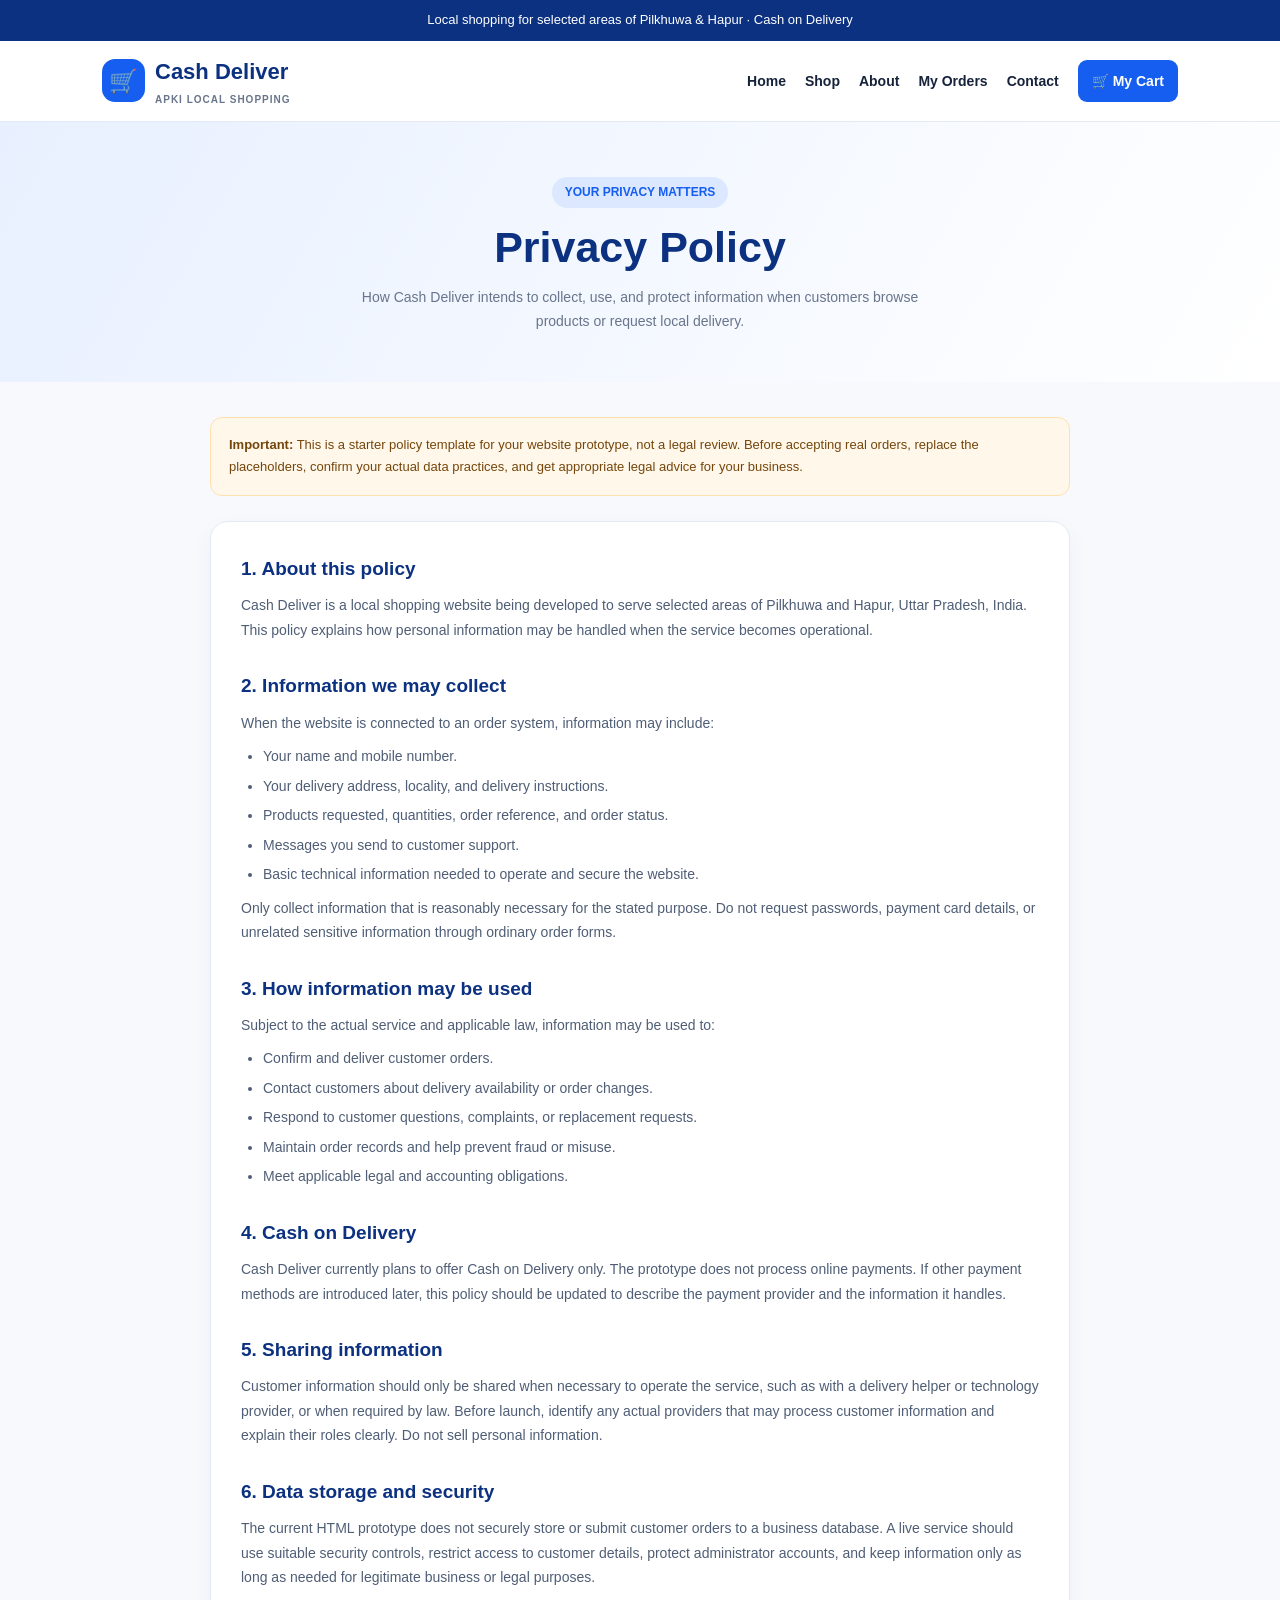
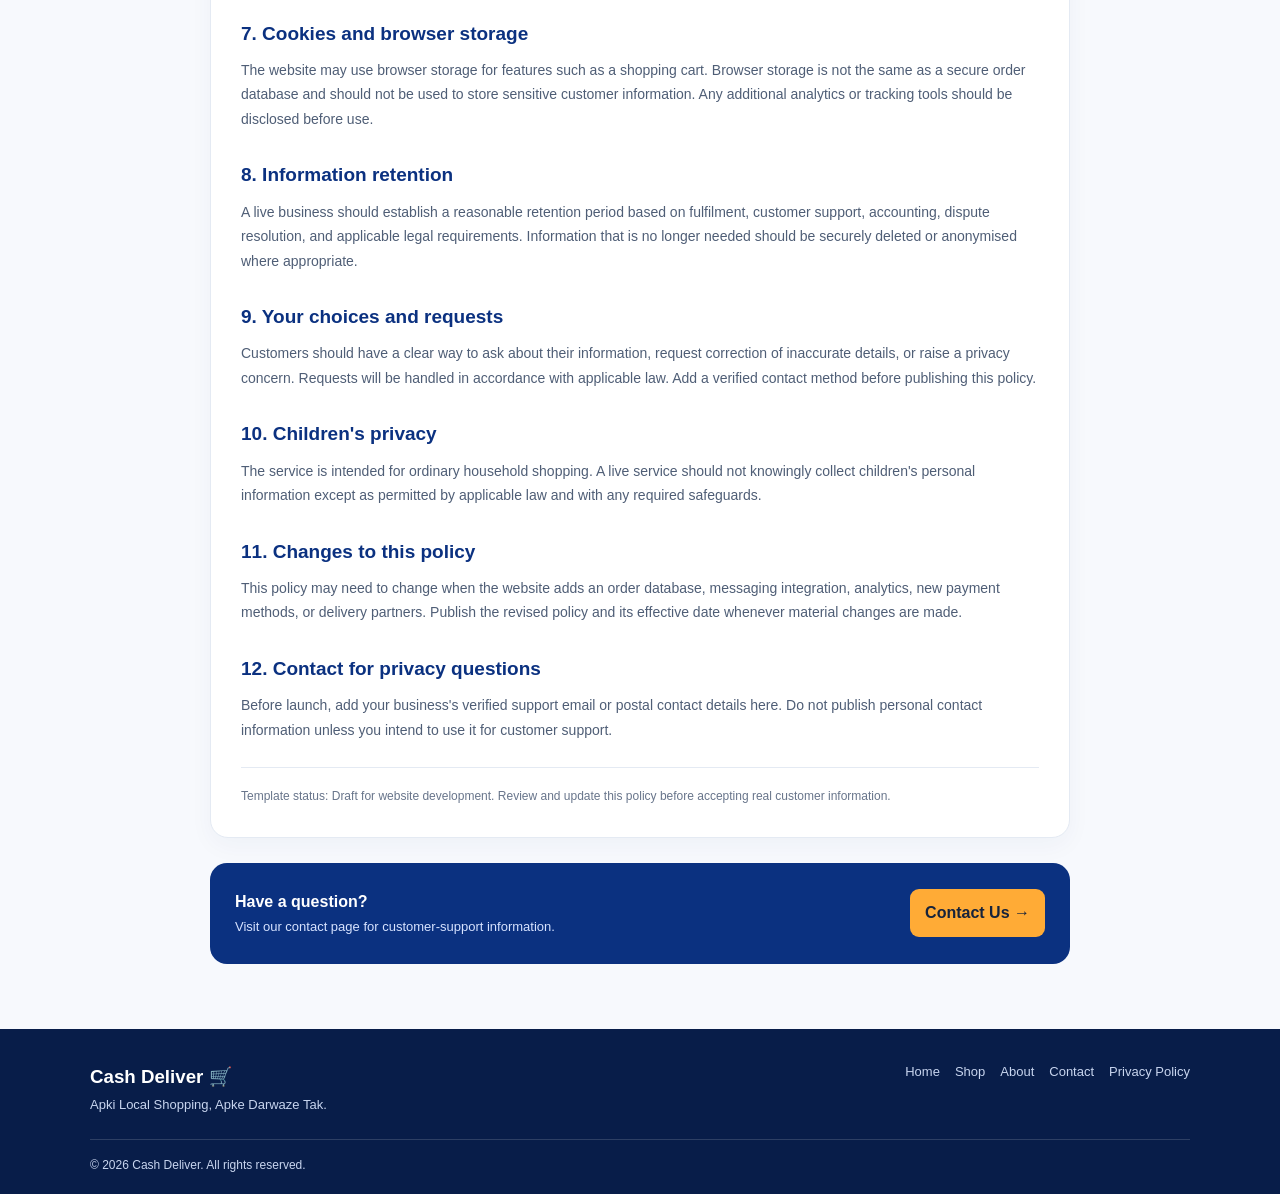
<file: privacy.html>
<!DOCTYPE html>
<html lang="en">
<head>
  <meta charset="UTF-8">
  <meta name="viewport" content="width=device-width, initial-scale=1.0">
  <meta name="description" content="Cash Deliver privacy policy for local shopping customers.">
  <title>Privacy Policy | Cash Deliver</title>

  <style>
    :root {
      --blue: #155eef;
      --dark: #0b3180;
      --light: #eef4ff;
      --orange: #ffab36;
      --text: #17233b;
      --muted: #68758b;
      --border: #e4eaf3;
    }

    * {
      margin: 0;
      padding: 0;
      box-sizing: border-box;
    }

    body {
      font-family: Arial, Helvetica, sans-serif;
      background: #f7f9fd;
      color: var(--text);
      line-height: 1.75;
    }

    a {
      color: inherit;
      text-decoration: none;
    }

    .topbar {
      padding: 9px 12px;
      text-align: center;
      background: var(--dark);
      color: white;
      font-size: 13px;
    }

    header {
      background: white;
      border-bottom: 1px solid var(--border);
      position: sticky;
      top: 0;
      z-index: 5;
    }

    .navbar {
      max-width: 1120px;
      margin: auto;
      min-height: 76px;
      padding: 12px 22px;
      display: flex;
      align-items: center;
      justify-content: space-between;
      gap: 18px;
      flex-wrap: wrap;
    }

    .brand {
      display: flex;
      align-items: center;
      gap: 10px;
      color: var(--dark);
      font-size: 22px;
      font-weight: 800;
    }

    .brand-icon {
      width: 43px;
      height: 43px;
      display: grid;
      place-items: center;
      background: var(--blue);
      color: white;
      border-radius: 13px;
      font-size: 23px;
    }

    .brand small {
      display: block;
      color: var(--muted);
      font-size: 10px;
      letter-spacing: 1px;
    }

    nav {
      display: flex;
      align-items: center;
      gap: 19px;
      font-size: 14px;
      font-weight: 600;
    }

    nav a:hover,
    nav a.active {
      color: var(--blue);
    }

    .cart-link {
      background: var(--blue);
      color: white !important;
      padding: 9px 14px;
      border-radius: 9px;
    }

    .menu-btn {
      display: none;
      padding: 9px 12px;
      border: none;
      border-radius: 9px;
      background: var(--light);
      color: var(--dark);
      font-weight: 700;
      cursor: pointer;
    }

    .hero {
      background: linear-gradient(120deg, #e8f0ff, white);
      text-align: center;
      padding: 55px 20px 48px;
    }

    .eyebrow {
      display: inline-block;
      background: #dce8ff;
      color: var(--blue);
      border-radius: 30px;
      padding: 5px 13px;
      font-size: 12px;
      font-weight: 800;
      margin-bottom: 13px;
    }

    .hero h1 {
      color: var(--dark);
      font-size: clamp(30px, 5vw, 43px);
      line-height: 1.25;
      margin-bottom: 10px;
    }

    .hero p {
      max-width: 600px;
      margin: auto;
      color: var(--muted);
      font-size: 14px;
    }

    .container {
      max-width: 900px;
      padding: 35px 20px 65px;
      margin: auto;
    }

    .notice {
      background: #fff7e9;
      border: 1px solid #ffe0ae;
      color: #75460c;
      border-radius: 12px;
      padding: 16px 18px;
      margin-bottom: 25px;
      font-size: 13px;
    }

    .policy-card {
      background: white;
      border: 1px solid var(--border);
      border-radius: 18px;
      padding: 30px;
      box-shadow: 0 8px 25px rgba(20, 49, 100, .04);
    }

    .policy-card h2 {
      color: var(--dark);
      font-size: 19px;
      margin: 27px 0 8px;
    }

    .policy-card h2:first-child {
      margin-top: 0;
    }

    .policy-card p,
    .policy-card li {
      color: #4f5e76;
      font-size: 14px;
    }

    .policy-card ul {
      padding-left: 22px;
      margin: 9px 0;
    }

    .policy-card li {
      margin: 5px 0;
    }

    .policy-card a {
      color: var(--blue);
      text-decoration: underline;
    }

    .last-updated {
      color: var(--muted);
      font-size: 12px;
      margin-top: 25px;
      padding-top: 18px;
      border-top: 1px solid var(--border);
    }

    .bottom-cta {
      background: var(--dark);
      color: white;
      border-radius: 17px;
      padding: 25px;
      margin-top: 25px;
      display: flex;
      justify-content: space-between;
      align-items: center;
      gap: 20px;
    }

    .bottom-cta p {
      color: #d7e3ff;
      font-size: 13px;
    }

    .bottom-cta a {
      background: var(--orange);
      color: var(--text);
      padding: 10px 15px;
      border-radius: 9px;
      font-weight: 800;
      white-space: nowrap;
    }

    footer {
      background: #081d49;
      color: white;
      padding: 32px 22px 18px;
    }

    .footer-inner {
      max-width: 1100px;
      margin: auto;
      display: flex;
      justify-content: space-between;
      flex-wrap: wrap;
      gap: 20px;
    }

    footer p,
    footer a {
      color: #c8d5ef;
      font-size: 13px;
    }

    .footer-links {
      display: flex;
      flex-wrap: wrap;
      gap: 15px;
    }

    .copyright {
      max-width: 1100px;
      margin: 23px auto 0;
      padding-top: 15px;
      border-top: 1px solid rgba(255,255,255,.15);
      font-size: 12px;
      color: #c8d5ef;
    }

    @media (max-width: 800px) {
      .menu-btn {
        display: block;
      }

      nav {
        display: none;
        width: 100%;
        flex-direction: column;
        align-items: stretch;
        gap: 0;
      }

      nav.open {
        display: flex;
      }

      nav a {
        padding: 11px 4px;
        border-top: 1px solid var(--border);
      }

      .bottom-cta {
        flex-direction: column;
        align-items: flex-start;
      }
    }

    @media (max-width: 480px) {
      .brand {
        font-size: 19px;
      }

      .hero {
        padding: 40px 16px;
      }

      .container {
        padding: 25px 13px 45px;
      }

      .policy-card {
        padding: 21px;
      }
    }
  </style>
</head>

<body>
  <div class="topbar">
    Local shopping for selected areas of Pilkhuwa & Hapur · Cash on Delivery
  </div>

  <header>
    <div class="navbar">
      <a href="index.html" class="brand">
        <span class="brand-icon">🛒</span>
        <span>
          Cash Deliver
          <small>APKI LOCAL SHOPPING</small>
        </span>
      </a>

      <button class="menu-btn" id="menuBtn" type="button">☰ Menu</button>

      <nav id="mainNav">
        <a href="index.html">Home</a>
        <a href="shop.html">Shop</a>
        <a href="about.html">About</a>
        <a href="orders.html">My Orders</a>
        <a href="contact.html">Contact</a>
        <a href="cart.html" class="cart-link">🛒 My Cart</a>
      </nav>
    </div>
  </header>

  <section class="hero">
    <span class="eyebrow">YOUR PRIVACY MATTERS</span>
    <h1>Privacy Policy</h1>
    <p>
      How Cash Deliver intends to collect, use, and protect information
      when customers browse products or request local delivery.
    </p>
  </section>

  <main class="container">
    <div class="notice">
      <strong>Important:</strong> This is a starter policy template for your
      website prototype, not a legal review. Before accepting real orders,
      replace the placeholders, confirm your actual data practices, and get
      appropriate legal advice for your business.
    </div>

    <article class="policy-card">
      <h2>1. About this policy</h2>
      <p>
        Cash Deliver is a local shopping website being developed to serve
        selected areas of Pilkhuwa and Hapur, Uttar Pradesh, India. This
        policy explains how personal information may be handled when the
        service becomes operational.
      </p>

      <h2>2. Information we may collect</h2>
      <p>When the website is connected to an order system, information may include:</p>
      <ul>
        <li>Your name and mobile number.</li>
        <li>Your delivery address, locality, and delivery instructions.</li>
        <li>Products requested, quantities, order reference, and order status.</li>
        <li>Messages you send to customer support.</li>
        <li>Basic technical information needed to operate and secure the website.</li>
      </ul>
      <p>
        Only collect information that is reasonably necessary for the stated
        purpose. Do not request passwords, payment card details, or unrelated
        sensitive information through ordinary order forms.
      </p>

      <h2>3. How information may be used</h2>
      <p>Subject to the actual service and applicable law, information may be used to:</p>
      <ul>
        <li>Confirm and deliver customer orders.</li>
        <li>Contact customers about delivery availability or order changes.</li>
        <li>Respond to customer questions, complaints, or replacement requests.</li>
        <li>Maintain order records and help prevent fraud or misuse.</li>
        <li>Meet applicable legal and accounting obligations.</li>
      </ul>

      <h2>4. Cash on Delivery</h2>
      <p>
        Cash Deliver currently plans to offer Cash on Delivery only. The
        prototype does not process online payments. If other payment methods
        are introduced later, this policy should be updated to describe the
        payment provider and the information it handles.
      </p>

      <h2>5. Sharing information</h2>
      <p>
        Customer information should only be shared when necessary to operate
        the service, such as with a delivery helper or technology provider,
        or when required by law. Before launch, identify any actual providers
        that may process customer information and explain their roles clearly.
        Do not sell personal information.
      </p>

      <h2>6. Data storage and security</h2>
      <p>
        The current HTML prototype does not securely store or submit customer
        orders to a business database. A live service should use suitable
        security controls, restrict access to customer details, protect
        administrator accounts, and keep information only as long as needed
        for legitimate business or legal purposes.
      </p>

      <h2>7. Cookies and browser storage</h2>
      <p>
        The website may use browser storage for features such as a shopping
        cart. Browser storage is not the same as a secure order database and
        should not be used to store sensitive customer information. Any
        additional analytics or tracking tools should be disclosed before use.
      </p>

      <h2>8. Information retention</h2>
      <p>
        A live business should establish a reasonable retention period based
        on fulfilment, customer support, accounting, dispute resolution, and
        applicable legal requirements. Information that is no longer needed
        should be securely deleted or anonymised where appropriate.
      </p>

      <h2>9. Your choices and requests</h2>
      <p>
        Customers should have a clear way to ask about their information,
        request correction of inaccurate details, or raise a privacy concern.
        Requests will be handled in accordance with applicable law. Add a
        verified contact method before publishing this policy.
      </p>

      <h2>10. Children's privacy</h2>
      <p>
        The service is intended for ordinary household shopping. A live
        service should not knowingly collect children's personal information
        except as permitted by applicable law and with any required safeguards.
      </p>

      <h2>11. Changes to this policy</h2>
      <p>
        This policy may need to change when the website adds an order database,
        messaging integration, analytics, new payment methods, or delivery
        partners. Publish the revised policy and its effective date whenever
        material changes are made.
      </p>

      <h2>12. Contact for privacy questions</h2>
      <p>
        Before launch, add your business's verified support email or postal
        contact details here. Do not publish personal contact information
        unless you intend to use it for customer support.
      </p>

      <div class="last-updated">
        Template status: Draft for website development. Review and update this
        policy before accepting real customer information.
      </div>
    </article>

    <section class="bottom-cta">
      <div>
        <strong>Have a question?</strong>
        <p>Visit our contact page for customer-support information.</p>
      </div>
      <a href="contact.html">Contact Us →</a>
    </section>
  </main>

  <footer>
    <div class="footer-inner">
      <div>
        <h3>Cash Deliver 🛒</h3>
        <p>Apki Local Shopping, Apke Darwaze Tak.</p>
      </div>

      <div class="footer-links">
        <a href="index.html">Home</a>
        <a href="shop.html">Shop</a>
        <a href="about.html">About</a>
        <a href="contact.html">Contact</a>
        <a href="privacy.html">Privacy Policy</a>
      </div>
    </div>

    <div class="copyright">
      © <span id="year"></span> Cash Deliver. All rights reserved.
    </div>
  </footer>

  <script>
    document.getElementById("menuBtn").addEventListener("click", () => {
      document.getElementById("mainNav").classList.toggle("open");
    });

    document.getElementById("year").textContent =
      new Date().getFullYear();
  </script>
</body>
</html>
</file>
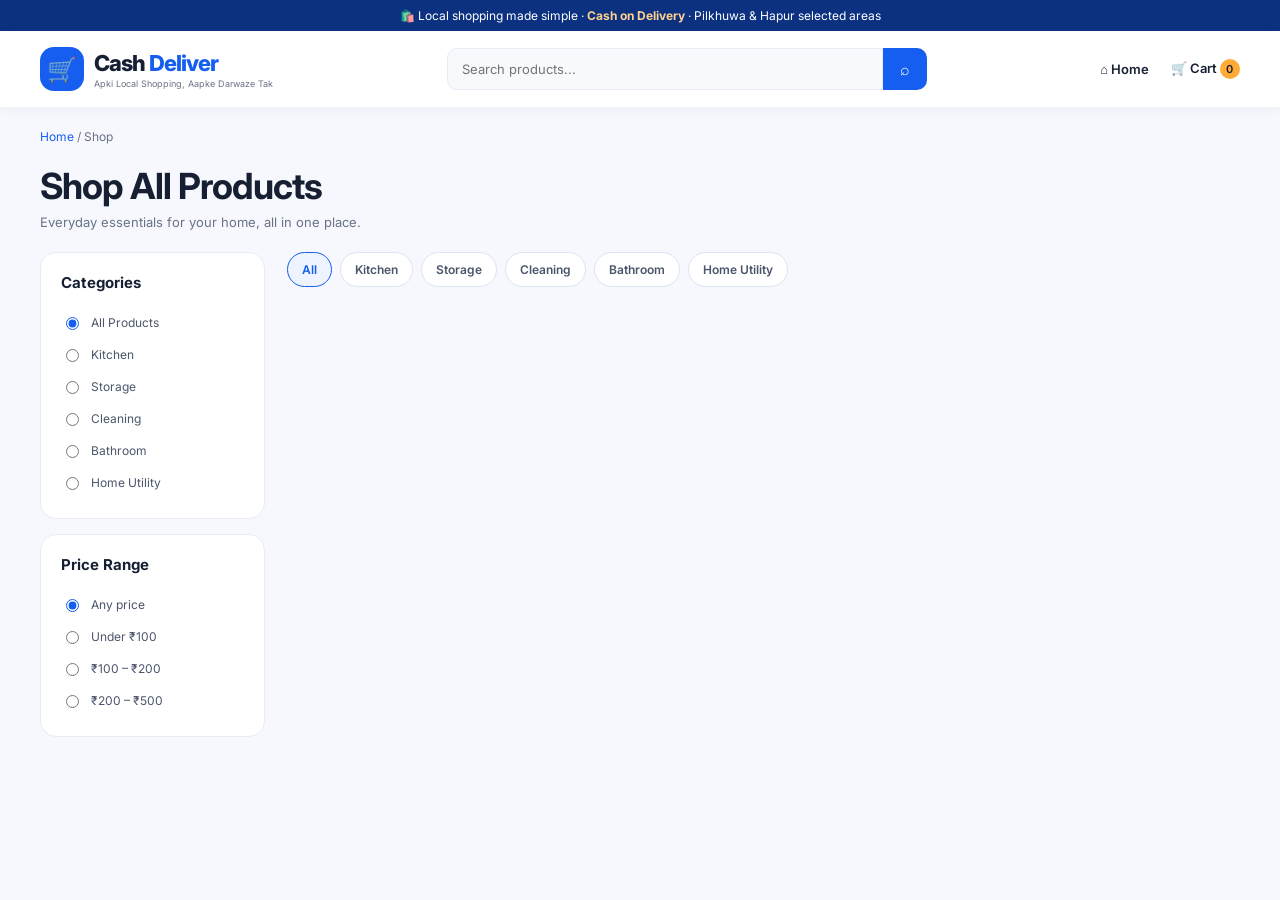
<file: shop.html>
<!DOCTYPE html>
<html lang="en">
<head>
  <meta charset="UTF-8">
  <meta name="viewport" content="width=device-width, initial-scale=1.0">
  <meta name="theme-color" content="#155eef">
  <meta name="description" content="Browse everyday household essentials at Cash Deliver.">
  <title>Shop Products | Cash Deliver</title>
  <link rel="preconnect" href="https://fonts.googleapis.com">
  <link rel="preconnect" href="https://fonts.gstatic.com" crossorigin>
  <link href="https://fonts.googleapis.com/css2?family=Inter:wght@400;500;600;700;800&display=swap" rel="stylesheet">

  <style>
    :root {
      --blue: #155eef;
      --dark: #0b3180;
      --orange: #ffab36;
      --text: #172033;
      --muted: #697386;
      --bg: #f6f8fd;
      --border: #e7ebf3;
    }
    * { box-sizing: border-box; }
    body { margin: 0; font-family: Inter, Arial, sans-serif; background: var(--bg); color: var(--text); }
    a { color: inherit; text-decoration: none; }
    button, input, select { font: inherit; }
    button { cursor: pointer; }
    .container { width: min(1200px, calc(100% - 32px)); margin: auto; }
    .announcement { padding: 8px 12px; background: var(--dark); color: white; text-align: center; font-size: 12px; }
    .announcement strong { color: #ffd18b; }
    header { background: white; box-shadow: 0 2px 12px #102d5c0c; position: sticky; top: 0; z-index: 5; }
    .header-main { min-height: 76px; display: flex; align-items: center; justify-content: space-between; gap: 20px; }
    .brand { display: flex; align-items: center; gap: 10px; flex-shrink: 0; }
    .brand-icon { width: 44px; height: 44px; border-radius: 14px; display: grid; place-items: center; background: var(--blue); color: white; font-size: 24px; }
    .brand-name { font-size: 22px; font-weight: 800; letter-spacing: -1px; }
    .brand-name span { color: var(--blue); }
    .tagline { display: block; color: var(--muted); font-size: 9px; margin-top: 2px; }
    .header-links { display: flex; align-items: center; gap: 22px; font-size: 13px; font-weight: 600; }
    .header-links a:hover { color: var(--blue); }
    .cart-count { display: inline-grid; place-items: center; min-width: 20px; height: 20px; border-radius: 20px; background: var(--orange); font-size: 11px; padding: 0 5px; }
    .search-bar { display: flex; width: 100%; max-width: 480px; }
    .search-bar input { min-width: 0; width: 100%; padding: 12px 14px; background: #f7f9fd; border: 1px solid var(--border); border-radius: 10px 0 0 10px; outline-color: var(--blue); font-size: 13px; }
    .search-bar button { padding: 0 17px; border: 0; border-radius: 0 10px 10px 0; color: white; background: var(--blue); }
    .breadcrumb { padding: 22px 0 12px; color: var(--muted); font-size: 12px; }
    .breadcrumb a { color: var(--blue); }
    .page-heading { display: flex; align-items: end; justify-content: space-between; gap: 15px; margin: 8px 0 22px; }
    h1 { margin: 0; font-size: clamp(26px, 4vw, 36px); letter-spacing: -1px; }
    .page-heading p { margin: 6px 0 0; color: var(--muted); font-size: 13px; }
    .catalogue { display: grid; grid-template-columns: 225px 1fr; gap: 22px; padding-bottom: 50px; }
    .sidebar, .catalogue-main { min-width: 0; }
    .filter-box { padding: 20px; background: white; border: 1px solid var(--border); border-radius: 16px; margin-bottom: 15px; }
    .filter-box h2 { font-size: 15px; margin: 0 0 14px; }
    .filter-option { display: flex; align-items: center; gap: 9px; padding: 8px 0; color: #4b566b; font-size: 12px; cursor: pointer; }
    .filter-option input { accent-color: var(--blue); }
    .category-chips { display: flex; flex-wrap: wrap; gap: 8px; margin-bottom: 18px; }
    .chip { border: 1px solid #dce4f2; background: white; border-radius: 30px; padding: 9px 14px; color: #4b566b; font-size: 12px; font-weight: 600; }
    .chip.active, .chip:hover { border-color: var(--blue); background: #edf3ff; color: var(--blue); }
    .catalogue-toolbar { display: flex; align-items: center; justify-content: space-between; gap: 12px; margin-bottom: 16px; }
    .results-count { color: var(--muted); font-size: 12px; }
    .sort-select { max-width: 190px; padding: 10px; border: 1px solid var(--border); border-radius: 9px; background: white; font-size: 12px; }
    .products-grid { display: grid; grid-template-columns: repeat(3, minmax(0, 1fr)); gap: 15px; }
    .product-card { overflow: hidden; border: 1px solid var(--border); border-radius: 15px; background: white; transition: .2s; }
    .product-card:hover { transform: translateY(-3px); box-shadow: 0 10px 28px #173b780e; }
    .product-image { min-height: 155px; position: relative; display: grid; place-items: center; background: #f0f4ff; font-size: 60px; }
    .product-card:nth-child(3n + 2) .product-image { background: #fff4e4; }
    .product-card:nth-child(3n) .product-image { background: #eaf8f1; }
    .badge { position: absolute; top: 10px; left: 10px; border-radius: 5px; padding: 5px 7px; background: #ffebcf; color: #854a00; font-size: 9px; font-weight: 800; }
    .product-info { padding: 13px; }
    .category-label { color: var(--blue); font-size: 10px; font-weight: 700; text-transform: uppercase; letter-spacing: .6px; }
    .product-info h3 { min-height: 38px; margin: 6px 0; font-size: 13px; line-height: 1.5; }
    .price-line { display: flex; align-items: center; gap: 7px; margin: 10px 0 12px; }
    .price-line strong { font-size: 17px; }
    .price-line del { color: #929bad; font-size: 11px; }
    .add-button { width: 100%; padding: 10px; border: 1px solid #bcd0ff; border-radius: 9px; background: #edf3ff; color: var(--blue); font-size: 11px; font-weight: 800; }
    .add-button:hover { background: var(--blue); color: white; }
    .empty-state { display: none; padding: 50px 20px; text-align: center; border: 1px dashed #ccd5e6; border-radius: 15px; background: white; }
    .empty-state .emoji { font-size: 42px; }
    .empty-state h2 { font-size: 19px; }
    .empty-state p { color: var(--muted); font-size: 13px; }
    .sample-note { color: var(--muted); font-size: 10px; margin-top: 16px; }
    footer { background: #091e49; color: white; padding: 30px 0; }
    .footer-inner { display: flex; align-items: center; justify-content: space-between; gap: 20px; flex-wrap: wrap; }
    footer p { margin: 8px 0 0; color: #c0cce2; font-size: 11px; }
    .footer-links { display: flex; gap: 18px; flex-wrap: wrap; font-size: 12px; color: #d4def1; }
    .mobile-nav { display: none; }

    @media (max-width: 900px) {
      .header-main { flex-wrap: wrap; padding: 12px 0; }
      .search-bar { order: 3; max-width: none; flex-basis: 100%; }
      .catalogue { grid-template-columns: 190px 1fr; gap: 14px; }
      .products-grid { grid-template-columns: repeat(2, minmax(0, 1fr)); }
      .header-links { gap: 13px; }
    }
    @media (max-width: 600px) {
      .container { width: calc(100% - 24px); }
      .header-main { gap: 12px; }
      .brand-name { font-size: 19px; }
      .header-links { font-size: 12px; }
      .header-links .home-text { display: none; }
      .catalogue { grid-template-columns: 1fr; }
      .sidebar { order: 0; }
      .filter-box { padding: 13px; }
      .filter-box h2 { margin-bottom: 8px; }
      .filter-option { display: inline-flex; margin-right: 12px; }
      .price-filter { display: none; }
      .products-grid { gap: 10px; }
      .product-image { min-height: 130px; font-size: 48px; }
      .product-info { padding: 10px; }
      .product-info h3 { font-size: 11px; }
      .price-line strong { font-size: 15px; }
      .catalogue-toolbar { align-items: flex-start; }
      .sort-select { max-width: 155px; font-size: 11px; }
      .page-heading { align-items: flex-start; }
      .mobile-nav { position: fixed; z-index: 10; bottom: 0; left: 0; right: 0; display: grid; grid-template-columns: repeat(4, 1fr); padding: 8px 3px calc(8px + env(safe-area-inset-bottom)); border-top: 1px solid var(--border); background: #ffffffed; backdrop-filter: blur(10px); }
      .mobile-nav a { display: grid; justify-items: center; gap: 2px; color: #596579; font-size: 9px; font-weight: 600; }
      .mobile-nav .nav-icon { font-size: 20px; }
      .mobile-nav .active { color: var(--blue); }
      body { padding-bottom: 65px; }
      .footer-inner { align-items: flex-start; }
    }
  </style>
</head>

<body>
  <div class="announcement">🛍️ Local shopping made simple · <strong>Cash on Delivery</strong> · Pilkhuwa & Hapur selected areas</div>

  <header>
    <div class="container header-main">
      <a class="brand" href="index.html">
        <div class="brand-icon">🛒</div>
        <div>
          <div class="brand-name">Cash <span>Deliver</span></div>
          <span class="tagline">Apki Local Shopping, Aapke Darwaze Tak</span>
        </div>
      </a>

      <form class="search-bar" id="search-form">
        <input id="search-input" type="search" placeholder="Search products..." aria-label="Search products">
        <button type="submit" aria-label="Search">⌕</button>
      </form>

      <nav class="header-links">
        <a class="home-text" href="index.html">⌂ Home</a>
        <a href="cart.html">🛒 Cart <span class="cart-count" id="cart-count">0</span></a>
      </nav>
    </div>
  </header>

  <main class="container">
    <div class="breadcrumb"><a href="index.html">Home</a> / Shop</div>

    <div class="page-heading">
      <div>
        <h1>Shop All Products</h1>
        <p>Everyday essentials for your home, all in one place.</p>
      </div>
    </div>

    <div class="catalogue">
      <aside class="sidebar">
        <div class="filter-box">
          <h2>Categories</h2>
          <label class="filter-option"><input type="radio" name="category" value="all" checked> All Products</label>
          <label class="filter-option"><input type="radio" name="category" value="kitchen"> Kitchen</label>
          <label class="filter-option"><input type="radio" name="category" value="storage"> Storage</label>
          <label class="filter-option"><input type="radio" name="category" value="cleaning"> Cleaning</label>
          <label class="filter-option"><input type="radio" name="category" value="bathroom"> Bathroom</label>
          <label class="filter-option"><input type="radio" name="category" value="home"> Home Utility</label>
        </div>

        <div class="filter-box price-filter">
          <h2>Price Range</h2>
          <label class="filter-option"><input type="radio" name="price" value="all" checked> Any price</label>
          <label class="filter-option"><input type="radio" name="price" value="0-100"> Under ₹100</label>
          <label class="filter-option"><input type="radio" name="price" value="100-200"> ₹100 – ₹200</label>
          <label class="filter-option"><input type="radio" name="price" value="200-500"> ₹200 – ₹500</label>
        </div>
      </aside>

      <section class="catalogue-main">
        <div class="category-chips">
          <button class="chip active" data-category="all">All</button>
          <button class="chip" data-category="kitchen">Kitchen</button>
          <button class="chip" data-category="storage">Storage</button>
          <button class="chip" data-category="cleaning">Cleaning</button>
          <button class="chip" data-category="bathroom">Bathroom</button>
          <button class="chip" data-category="home">Home Utility</button>
        </div>

        <div class="catalogue-toolbar">
          <span class="results-count"
</file>
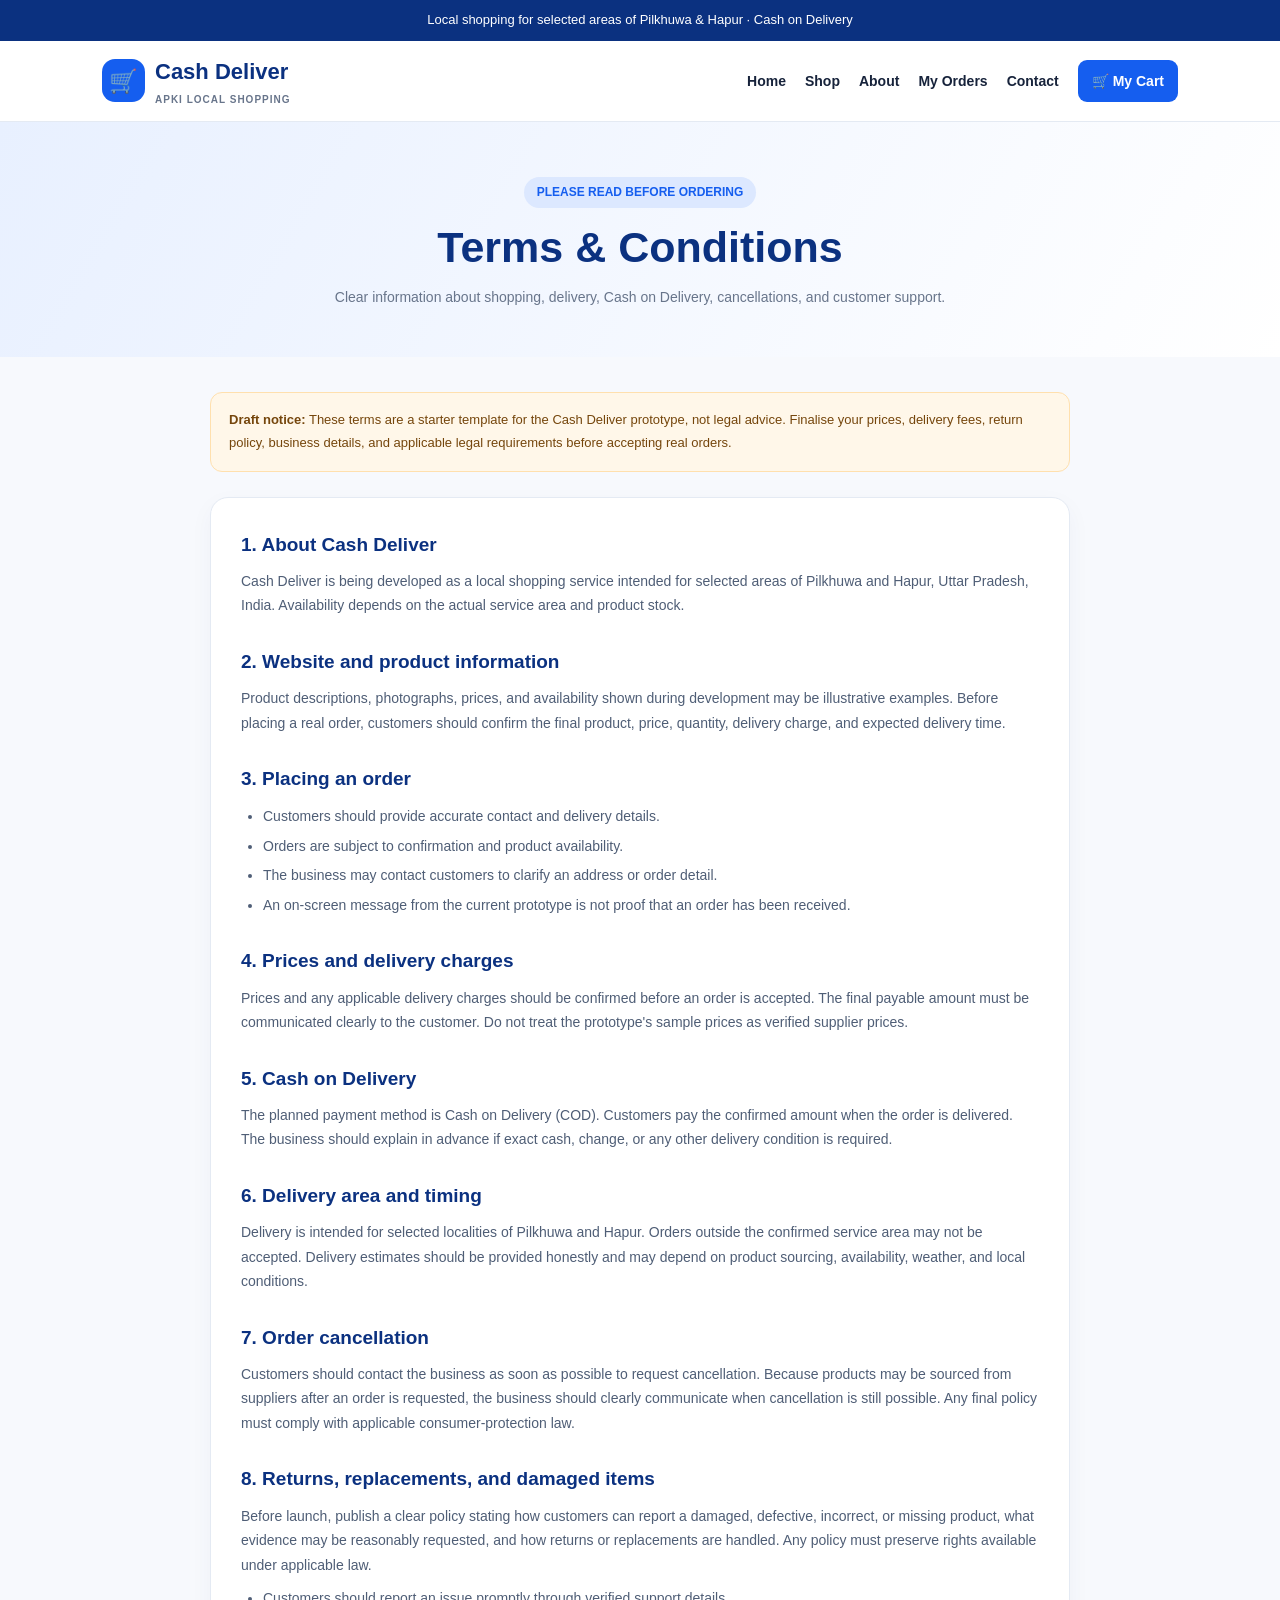
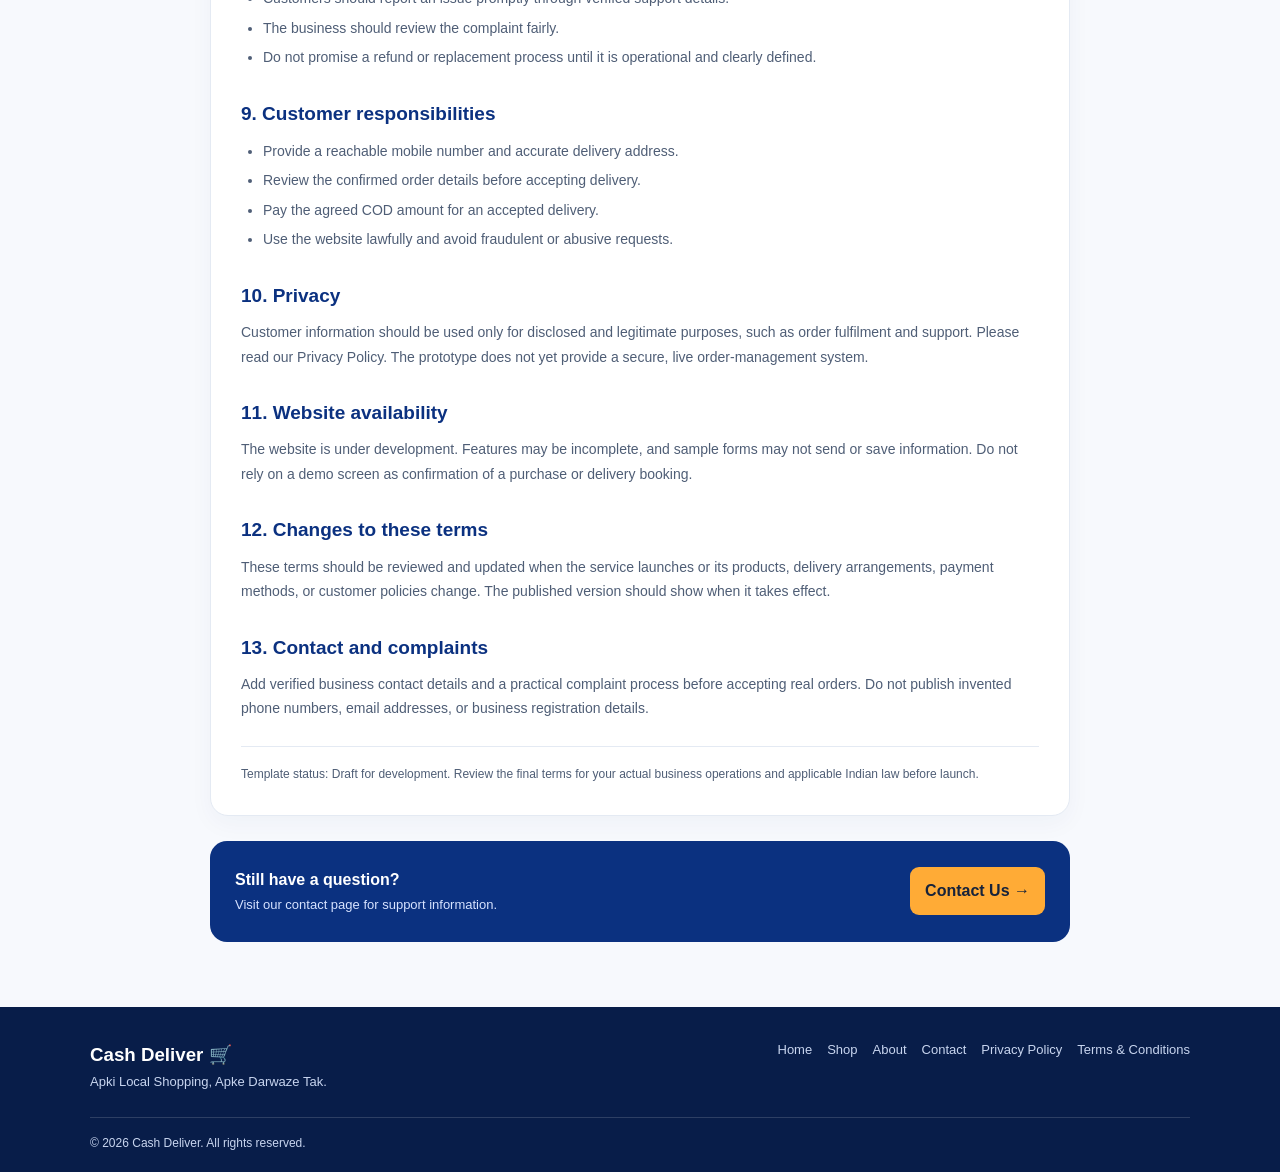
<file: terms.html>
<!DOCTYPE html>
<html lang="en">
<head>
  <meta charset="UTF-8">
  <meta name="viewport" content="width=device-width, initial-scale=1.0">
  <meta name="description" content="Terms and conditions for Cash Deliver local shopping.">
  <title>Terms & Conditions | Cash Deliver</title>

  <style>
    :root {
      --blue: #155eef;
      --dark: #0b3180;
      --light: #eef4ff;
      --orange: #ffab36;
      --text: #17233b;
      --muted: #68758b;
      --border: #e4eaf3;
    }

    * {
      margin: 0;
      padding: 0;
      box-sizing: border-box;
    }

    body {
      font-family: Arial, Helvetica, sans-serif;
      background: #f7f9fd;
      color: var(--text);
      line-height: 1.75;
    }

    a {
      color: inherit;
      text-decoration: none;
    }

    .topbar {
      background: var(--dark);
      color: white;
      text-align: center;
      padding: 9px 12px;
      font-size: 13px;
    }

    header {
      background: white;
      border-bottom: 1px solid var(--border);
      position: sticky;
      top: 0;
      z-index: 5;
    }

    .navbar {
      max-width: 1120px;
      margin: auto;
      min-height: 76px;
      padding: 12px 22px;
      display: flex;
      align-items: center;
      justify-content: space-between;
      flex-wrap: wrap;
      gap: 18px;
    }

    .brand {
      display: flex;
      align-items: center;
      gap: 10px;
      color: var(--dark);
      font-size: 22px;
      font-weight: 800;
    }

    .brand-icon {
      width: 43px;
      height: 43px;
      display: grid;
      place-items: center;
      background: var(--blue);
      color: white;
      border-radius: 13px;
      font-size: 23px;
    }

    .brand small {
      display: block;
      color: var(--muted);
      font-size: 10px;
      letter-spacing: 1px;
    }

    nav {
      display: flex;
      align-items: center;
      gap: 19px;
      font-size: 14px;
      font-weight: 600;
    }

    nav a:hover,
    nav a.active {
      color: var(--blue);
    }

    .cart-link {
      background: var(--blue);
      color: white !important;
      padding: 9px 14px;
      border-radius: 9px;
    }

    .menu-btn {
      display: none;
      padding: 9px 12px;
      border: none;
      border-radius: 9px;
      background: var(--light);
      color: var(--dark);
      font-weight: 700;
      cursor: pointer;
    }

    .hero {
      background: linear-gradient(120deg, #e8f0ff, white);
      text-align: center;
      padding: 55px 20px 48px;
    }

    .eyebrow {
      display: inline-block;
      background: #dce8ff;
      color: var(--blue);
      border-radius: 30px;
      padding: 5px 13px;
      font-size: 12px;
      font-weight: 800;
      margin-bottom: 13px;
    }

    .hero h1 {
      color: var(--dark);
      font-size: clamp(30px, 5vw, 43px);
      line-height: 1.25;
      margin-bottom: 10px;
    }

    .hero p {
      max-width: 620px;
      margin: auto;
      color: var(--muted);
      font-size: 14px;
    }

    .container {
      max-width: 900px;
      padding: 35px 20px 65px;
      margin: auto;
    }

    .notice {
      background: #fff7e9;
      border: 1px solid #ffe0ae;
      color: #75460c;
      border-radius: 12px;
      padding: 16px 18px;
      margin-bottom: 25px;
      font-size: 13px;
    }

    .terms-card {
      background: white;
      border: 1px solid var(--border);
      border-radius: 18px;
      padding: 30px;
      box-shadow: 0 8px 25px rgba(20, 49, 100, .04);
    }

    .terms-card h2 {
      color: var(--dark);
      font-size: 19px;
      margin: 27px 0 8px;
    }

    .terms-card h2:first-child {
      margin-top: 0;
    }

    .terms-card p,
    .terms-card li {
      color: #4f5e76;
      font-size: 14px;
    }

    .terms-card ul {
      padding-left: 22px;
      margin: 9px 0;
    }

    .terms-card li {
      margin: 5px 0;
    }

    .bottom-cta {
      background: var(--dark);
      color: white;
      border-radius: 17px;
      padding: 25px;
      margin-top: 25px;
      display: flex;
      justify-content: space-between;
      align-items: center;
      gap: 20px;
    }

    .bottom-cta p {
      color: #d7e3ff;
      font-size: 13px;
    }

    .bottom-cta a {
      background: var(--orange);
      color: var(--text);
      padding: 10px 15px;
      border-radius: 9px;
      font-weight: 800;
      white-space: nowrap;
    }

    footer {
      background: #081d49;
      color: white;
      padding: 32px 22px 18px;
    }

    .footer-inner {
      max-width: 1100px;
      margin: auto;
      display: flex;
      justify-content: space-between;
      flex-wrap: wrap;
      gap: 20px;
    }

    footer p,
    footer a {
      color: #c8d5ef;
      font-size: 13px;
    }

    .footer-links {
      display: flex;
      flex-wrap: wrap;
      gap: 15px;
    }

    .copyright {
      max-width: 1100px;
      margin: 23px auto 0;
      padding-top: 15px;
      border-top: 1px solid rgba(255,255,255,.15);
      font-size: 12px;
      color: #c8d5ef;
    }

    @media (max-width: 800px) {
      .menu-btn {
        display: block;
      }

      nav {
        display: none;
        width: 100%;
        flex-direction: column;
        align-items: stretch;
        gap: 0;
      }

      nav.open {
        display: flex;
      }

      nav a {
        padding: 11px 4px;
        border-top: 1px solid var(--border);
      }

      .bottom-cta {
        flex-direction: column;
        align-items: flex-start;
      }
    }

    @media (max-width: 480px) {
      .brand {
        font-size: 19px;
      }

      .hero {
        padding: 40px 16px;
      }

      .container {
        padding: 25px 13px 45px;
      }

      .terms-card {
        padding: 21px;
      }
    }
  </style>
</head>

<body>
  <div class="topbar">
    Local shopping for selected areas of Pilkhuwa & Hapur · Cash on Delivery
  </div>

  <header>
    <div class="navbar">
      <a href="index.html" class="brand">
        <span class="brand-icon">🛒</span>
        <span>
          Cash Deliver
          <small>APKI LOCAL SHOPPING</small>
        </span>
      </a>

      <button class="menu-btn" id="menuBtn" type="button">☰ Menu</button>

      <nav id="mainNav">
        <a href="index.html">Home</a>
        <a href="shop.html">Shop</a>
        <a href="about.html">About</a>
        <a href="orders.html">My Orders</a>
        <a href="contact.html">Contact</a>
        <a href="cart.html" class="cart-link">🛒 My Cart</a>
      </nav>
    </div>
  </header>

  <section class="hero">
    <span class="eyebrow">PLEASE READ BEFORE ORDERING</span>
    <h1>Terms & Conditions</h1>
    <p>
      Clear information about shopping, delivery, Cash on Delivery,
      cancellations, and customer support.
    </p>
  </section>

  <main class="container">
    <div class="notice">
      <strong>Draft notice:</strong> These terms are a starter template for
      the Cash Deliver prototype, not legal advice. Finalise your prices,
      delivery fees, return policy, business details, and applicable legal
      requirements before accepting real orders.
    </div>

    <article class="terms-card">
      <h2>1. About Cash Deliver</h2>
      <p>
        Cash Deliver is being developed as a local shopping service intended
        for selected areas of Pilkhuwa and Hapur, Uttar Pradesh, India.
        Availability depends on the actual service area and product stock.
      </p>

      <h2>2. Website and product information</h2>
      <p>
        Product descriptions, photographs, prices, and availability shown
        during development may be illustrative examples. Before placing a
        real order, customers should confirm the final product, price,
        quantity, delivery charge, and expected delivery time.
      </p>

      <h2>3. Placing an order</h2>
      <ul>
        <li>Customers should provide accurate contact and delivery details.</li>
        <li>Orders are subject to confirmation and product availability.</li>
        <li>The business may contact customers to clarify an address or order detail.</li>
        <li>An on-screen message from the current prototype is not proof that an order has been received.</li>
      </ul>

      <h2>4. Prices and delivery charges</h2>
      <p>
        Prices and any applicable delivery charges should be confirmed before
        an order is accepted. The final payable amount must be communicated
        clearly to the customer. Do not treat the prototype's sample prices
        as verified supplier prices.
      </p>

      <h2>5. Cash on Delivery</h2>
      <p>
        The planned payment method is Cash on Delivery (COD). Customers pay
        the confirmed amount when the order is delivered. The business should
        explain in advance if exact cash, change, or any other delivery
        condition is required.
      </p>

      <h2>6. Delivery area and timing</h2>
      <p>
        Delivery is intended for selected localities of Pilkhuwa and Hapur.
        Orders outside the confirmed service area may not be accepted.
        Delivery estimates should be provided honestly and may depend on
        product sourcing, availability, weather, and local conditions.
      </p>

      <h2>7. Order cancellation</h2>
      <p>
        Customers should contact the business as soon as possible to request
        cancellation. Because products may be sourced from suppliers after
        an order is requested, the business should clearly communicate when
        cancellation is still possible. Any final policy must comply with
        applicable consumer-protection law.
      </p>

      <h2>8. Returns, replacements, and damaged items</h2>
      <p>
        Before launch, publish a clear policy stating how customers can report
        a damaged, defective, incorrect, or missing product, what evidence may
        be reasonably requested, and how returns or replacements are handled.
        Any policy must preserve rights available under applicable law.
      </p>
      <ul>
        <li>Customers should report an issue promptly through verified support details.</li>
        <li>The business should review the complaint fairly.</li>
        <li>Do not promise a refund or replacement process until it is operational and clearly defined.</li>
      </ul>

      <h2>9. Customer responsibilities</h2>
      <ul>
        <li>Provide a reachable mobile number and accurate delivery address.</li>
        <li>Review the confirmed order details before accepting delivery.</li>
        <li>Pay the agreed COD amount for an accepted delivery.</li>
        <li>Use the website lawfully and avoid fraudulent or abusive requests.</li>
      </ul>

      <h2>10. Privacy</h2>
      <p>
        Customer information should be used only for disclosed and legitimate
        purposes, such as order fulfilment and support. Please read our
        <a href="privacy.html">Privacy Policy</a>. The prototype does not yet
        provide a secure, live order-management system.
      </p>

      <h2>11. Website availability</h2>
      <p>
        The website is under development. Features may be incomplete, and
        sample forms may not send or save information. Do not rely on a demo
        screen as confirmation of a purchase or delivery booking.
      </p>

      <h2>12. Changes to these terms</h2>
      <p>
        These terms should be reviewed and updated when the service launches
        or its products, delivery arrangements, payment methods, or customer
        policies change. The published version should show when it takes effect.
      </p>

      <h2>13. Contact and complaints</h2>
      <p>
        Add verified business contact details and a practical complaint
        process before accepting real orders. Do not publish invented phone
        numbers, email addresses, or business registration details.
      </p>

      <p style="margin-top:25px; padding-top:17px; border-top:1px solid #e4eaf3; font-size:12px;">
        Template status: Draft for development. Review the final terms for
        your actual business operations and applicable Indian law before launch.
      </p>
    </article>

    <section class="bottom-cta">
      <div>
        <strong>Still have a question?</strong>
        <p>Visit our contact page for support information.</p>
      </div>
      <a href="contact.html">Contact Us →</a>
    </section>
  </main>

  <footer>
    <div class="footer-inner">
      <div>
        <h3>Cash Deliver 🛒</h3>
        <p>Apki Local Shopping, Apke Darwaze Tak.</p>
      </div>

      <div class="footer-links">
        <a href="index.html">Home</a>
        <a href="shop.html">Shop</a>
        <a href="about.html">About</a>
        <a href="contact.html">Contact</a>
        <a href="privacy.html">Privacy Policy</a>
        <a href="terms.html">Terms & Conditions</a>
      </div>
    </div>

    <div class="copyright">
      © <span id="year"></span> Cash Deliver. All rights reserved.
    </div>
  </footer>

  <script>
    document.getElementById("menuBtn").addEventListener("click", () => {
      document.getElementById("mainNav").classList.toggle("open");
    });

    document.getElementById("year").textContent =
      new Date().getFullYear();
  </script>
</body>
</html>
</file>
<file: css/style.css>
/* ========================================
   CASH DELIVER — MAIN STYLESHEET
   Theme: White + Royal Blue + Orange
======================================== */

:root {
  --blue: #155eef;
  --dark-blue: #0b3180;
  --light-blue: #eef4ff;
  --orange: #ffab36;
  --text: #17233b;
  --muted: #68758b;
  --white: #ffffff;
  --background: #f7f9fd;
  --border: #e4eaf3;
  --success: #16834a;
  --danger: #d92d20;
  --shadow: 0 8px 28px rgba(20, 49, 100, 0.07);
  --radius: 16px;
}

/* Reset */
* {
  margin: 0;
  padding: 0;
  box-sizing: border-box;
}

html {
  scroll-behavior: smooth;
  scroll-padding-top: 100px;
}

body {
  font-family: Arial, Helvetica, sans-serif;
  background: var(--background);
  color: var(--text);
  line-height: 1.6;
}

img {
  display: block;
  max-width: 100%;
}

a {
  color: inherit;
  text-decoration: none;
}

button,
input,
textarea,
select {
  font: inherit;
}

button {
  cursor: pointer;
}

button:disabled {
  opacity: 0.55;
  cursor: not-allowed;
}

.container {
  width: min(1120px, 100% - 40px);
  margin-inline: auto;
}

/* Announcement Bar */
.topbar {
  background: var(--dark-blue);
  color: var(--white);
  text-align: center;
  padding: 9px 12px;
  font-size: 13px;
}

/* Header */
.site-header,
header {
  background: var(--white);
  border-bottom: 1px solid var(--border);
  position: sticky;
  top: 0;
  z-index: 100;
}

.navbar {
  width: min(1120px, 100% - 40px);
  min-height: 76px;
  margin-inline: auto;
  display: flex;
  align-items: center;
  justify-content: space-between;
  gap: 20px;
}

.brand {
  display: flex;
  align-items: center;
  gap: 10px;
  color: var(--dark-blue);
  font-size: 22px;
  font-weight: 800;
  white-space: nowrap;
}

.brand-icon {
  width: 44px;
  height: 44px;
  display: grid;
  place-items: center;
  background: var(--blue);
  color: var(--white);
  border-radius: 13px;
  font-size: 23px;
  flex-shrink: 0;
}

.brand small {
  display: block;
  color: var(--muted);
  font-size: 10px;
  letter-spacing: 1px;
  font-weight: 600;
}

nav,
.nav-links {
  display: flex;
  align-items: center;
  gap: 20px;
}

nav a,
.nav-links a {
  color: var(--text);
  font-size: 14px;
  font-weight: 600;
  transition: color 0.2s ease;
}

nav a:hover,
nav a.active,
.nav-links a:hover {
  color: var(--blue);
}

.menu-btn,
.mobile-menu {
  display: none;
  background: var(--light-blue);
  color: var(--dark-blue);
  border: 0;
  border-radius: 9px;
  padding: 10px 13px;
  font-weight: 700;
}

/* Buttons */
.btn,
.primary-btn,
.nav-button {
  display: inline-flex;
  justify-content: center;
  align-items: center;
  gap: 8px;
  padding: 12px 19px;
  background: var(--blue);
  color: var(--white);
  border: 1px solid var(--blue);
  border-radius: 10px;
  font-weight: 700;
  transition: 0.2s ease;
}

.btn:hover,
.primary-btn:hover,
.nav-button:hover {
  background: var(--dark-blue);
  border-color: var(--dark-blue);
  transform: translateY(-1px);
}

.btn-orange {
  background: var(--orange);
  color: var(--text);
  border-color: var(--orange);
}

.btn-orange:hover {
  background: #f59a1b;
  border-color: #f59a1b;
}

.btn-outline {
  background: transparent;
  color: var(--blue);
  border-color: var(--blue);
}

.btn-outline:hover {
  background: var(--light-blue);
  color: var(--dark-blue);
}

/* Page Hero */
.page-hero,
.hero {
  background: linear-gradient(120deg, #eaf1ff, #ffffff);
  padding: 65px 20px;
}

.page-hero {
  text-align: center;
}

.hero-content {
  width: min(1120px, 100% - 40px);
  margin-inline: auto;
}

.eyebrow {
  display: inline-block;
  background: #dce8ff;
  color: var(--blue);
  padding: 6px 13px;
  border-radius: 30px;
  font-size: 12px;
  font-weight: 800;
  letter-spacing: 0.5px;
  margin-bottom: 14px;
}

.hero h1,
.page-hero h1 {
  color: var(--dark-blue);
  font-size: clamp(30px, 5vw, 48px);
  line-height: 1.2;
  margin-bottom: 16px;
}

.hero p,
.page-hero p {
  max-width: 650px;
  margin-inline: auto;
  color: var(--muted);
}

.hero-actions {
  display: flex;
  flex-wrap: wrap;
  justify-content: center;
  gap: 12px;
  margin-top: 25px;
}

/* Sections */
.section {
  padding: 60px 0;
}

.section-heading {
  text-align: center;
  margin-bottom: 30px;
}

.section-heading h2 {
  color: var(--dark-blue);
  font-size: clamp(24px, 3vw, 34px);
  margin-bottom: 8px;
}

.section-heading p {
  color: var(--muted);
  font-size: 14px;
}

/* Cards and Grids */
.grid {
  display: grid;
  gap: 20px;
}

.grid-2 {
  grid-template-columns: repeat(2, minmax(0, 1fr));
}

.grid-3 {
  grid-template-columns: repeat(3, minmax(0, 1fr));
}

.grid-4 {
  grid-template-columns: repeat(4, minmax(0, 1fr));
}

.card,
.panel {
  background: var(--white);
  border: 1px solid var(--border);
  border-radius: var(--radius);
  padding: 22px;
  box-shadow: var(--shadow);
}

.card h3,
.panel h2 {
  color: var(--dark-blue);
  margin-bottom: 8px;
}

.card p,
.panel p {
  color: var(--muted);
  font-size: 14px;
}

/* Product Cards */
.product-card {
  background: var(--white);
  border: 1px solid var(--border);
  border-radius: var(--radius);
  overflow: hidden;
  transition: transform 0.2s ease, box-shadow 0.2s ease;
}

.product-card:hover {
  transform: translateY(-4px);
  box-shadow: var(--shadow);
}

.product-image {
  aspect-ratio: 1 / 1;
  background: var(--light-blue);
  display: grid;
  place-items: center;
  overflow: hidden;
}

.product-image img {
  width: 100%;
  height: 100%;
  object-fit: cover;
}

.product-info {
  padding: 16px;
}

.product-info h3 {
  color: var(--text);
  font-size: 15px;
  margin-bottom: 6px;
}

.product-price {
  color: var(--dark-blue);
  font-size: 20px;
  font-weight: 800;
  margin: 8px 0 12px;
}

.product-price small {
  color: var(--muted);
  font-size: 12px;
  font-weight: 400;
}

.product-card .btn {
  width: 100%;
}

/* Forms */
.form-group {
  margin-bottom: 17px;
}

label {
  display: block;
  color: var(--text);
  font-size: 13px;
  font-weight: 700;
  margin-bottom: 7px;
}

input,
textarea,
select {
  width: 100%;
  padding: 12px 13px;
  border: 1px solid #dce3ef;
  border-radius: 10px;
  outline: none;
  background: var(--white);
  color: var(--text);
}

input:focus,
textarea:focus,
select:focus {
  border-color: var(--blue);
  box-shadow: 0 0 0 3px rgba(21, 94, 239, 0.1);
}

textarea {
  min-height: 120px;
  resize: vertical;
}

.form-status {
  margin-top: 12px;
  color: var(--dark-blue);
  font-size: 13px;
}

/* Search and Filters */
.search-box {
  display: flex;
  align-items: center;
  gap: 10px;
  background: var(--white);
  border: 1px solid var(--border);
  border-radius: 12px;
  padding: 8px 12px;
}

.search-box input {
  border: 0;
  box-shadow: none;
  outline: none;
}

.filters {
  display: flex;
  flex-wrap: wrap;
  gap: 12px;
  margin: 22px 0;
}

.filters select {
  width: auto;
  min-width: 150px;
}

.filter-chip {
  border: 1px solid var(--border);
  background: var(--white);
  color: var(--text);
  padding: 8px 14px;
  border-radius: 30px;
  cursor: pointer;
}

.filter-chip.active,
.filter-chip:hover {
  background: var(--blue);
  color: var(--white);
  border-color: var(--blue);
}

/* Cart and Checkout */
.cart-layout {
  display: grid;
  grid-template-columns: minmax(0, 1.6fr) minmax(260px, 1fr);
  gap: 24px;
  align-items: start;
}

.cart-item {
  display: flex;
  align-items: center;
  gap: 15px;
  padding: 17px 0;
  border-bottom: 1px solid var(--border);
}

.cart-item:last-child {
  border-bottom: 0;
}

.cart-item img {
  width: 80px;
  height: 80px;
  object-fit: cover;
  border-radius: 10px;
  background: var(--light-blue);
}

.quantity-control {
  display: flex;
  align-items: center;
  gap: 10px;
}

.quantity-control button {
  width: 30px;
  height: 30px;
  border: 1px solid var(--border);
  background: var(--white);
  border-radius: 7px;
}

.summary-row {
  display: flex;
  justify-content: space-between;
  gap: 15px;
  padding: 10px 0;
  font-size: 14px;
}

.summary-total {
  border-top: 1px solid var(--border);
  margin-top: 10px;
  padding-top: 17px;
  font-size: 19px;
  font-weight: 800;
  color: var(--dark-blue);
}

.empty-state {
  text-align: center;
  padding: 40px 20px;
}

.empty-state h2 {
  color: var(--dark-blue);
  margin-bottom: 10px;
}

.empty-state p {
  color: var(--muted);
  margin-bottom: 20px;
}

/* Notices and Badges */
.notice {
  padding: 15px 17px;
  border-radius: 12px;
  background: #fff7e9;
  border: 1px solid #ffe0ae;
  color: #75460c;
  font-size: 13px;
}

.success-message {
  color: var(--success);
  background: #eaf8ef;
  border: 1px solid #b9e8ca;
  padding: 13px;
  border-radius: 10px;
}

.error-message {
  color: var(--danger);
  background: #fff0ef;
  border: 1px solid #ffd2cf;
  padding: 13px;
  border-radius: 10px;
}

.badge {
  display: inline-block;
  padding: 4px 9px;
  border-radius: 30px;
  background: var(--light-blue);
  color: var(--blue);
  font-size: 11px;
  font-weight: 800;
}

/* FAQ */
.faq-list {
  display: grid;
  grid-template-columns: repeat(2, minmax(0, 1fr));
  gap: 15px;
}

details {
  background: var(--white);
  border: 1px solid var(--border);
  border-radius: 12px;
  padding: 17px;
}

summary {
  color: var(--dark-blue);
  cursor: pointer;
  font-weight: 700;
  font-size: 14px;
}

details p {
  color: var(--muted);
  margin-top: 12px;
  font-size: 13px;
}

/* Call to Action */
.bottom-cta {
  background: var(--dark-blue);
  color: var(--white);
  padding: 30px;
  border-radius: 18px;
  display: flex;
  align-items: center;
  justify-content: space-between;
  gap: 20px;
}

.bottom-cta h2 {
  margin-bottom: 5px;
}

.bottom-cta p {
  color: #d7e3ff;
  font-size: 14px;
}

/* Footer */
footer,
.site-footer {
  background: #081d49;
  color: var(--white);
  padding: 35px 20px 20px;
  margin-top: 45px;
}

.footer-inner {
  width: min(1120px, 100%);
  margin-inline: auto;
  display: flex;
  justify-content: space-between;
  flex-wrap: wrap;
  gap: 25px;
}

footer p,
footer a {
  color: #c8d5ef;
  font-size: 13px;
}

.footer-links {
  display: flex;
  flex-wrap: wrap;
  gap: 16px;
}

.copyright {
  width: min(1120px, 100%);
  margin: 25px auto 0;
  padding-top: 16px;
  border-top: 1px solid rgba(255, 255, 255, 0.15);
  color: #c8d5ef;
  font-size: 12px;
}

/* Utility Classes */
.text-center {
  text-align: center;
}

.text-muted {
  color: var(--muted);
}

.text-blue {
  color: var(--blue);
}

.text-dark-blue {
  color: var(--dark-blue);
}

.mt-1 { margin-top: 8px; }
.mt-2 { margin-top: 16px; }
.mt-3 { margin-top: 24px; }
.mt-4 { margin-top: 32px; }

.mb-1 { margin-bottom: 8px; }
.mb-2 { margin-bottom: 16px; }
.mb-3 { margin-bottom: 24px; }

.hidden {
  display: none !important;
}

/* Tablet */
@media (max-width: 950px) {
  .grid-4 {
    grid-template-columns: repeat(2, minmax(0, 1fr));
  }

  .grid-3 {
    grid-template-columns: repeat(2, minmax(0, 1fr));
  }

  nav,
  .nav-links {
    gap: 13px;
  }

  .cart-layout {
    grid-template-columns: 1fr;
  }
}

/* Mobile */
@media (max-width: 760px) {
  .container,
  .navbar {
    width: calc(100% - 30px);
  }

  .navbar {
    min-height: 68px;
    flex-wrap: wrap;
    padding: 10px 0;
  }

  .brand {
    font-size: 19px;
  }

  .brand-icon {
    width: 39px;
    height: 39px;
  }

  .menu-btn,
  .mobile-menu {
    display: block;
  }

  nav,
  .nav-links {
    display: none;
    width: 100%;
    flex-direction: column;
    align-items: stretch;
    gap: 0;
  }

  nav.open,
  .nav-links.open {
    display: flex;
  }

  nav a,
  .nav-links a {
    padding: 12px 4px;
    border-top: 1px solid var(--border);
  }

  .hero,
  .page-hero {
    padding: 45px 16px;
  }

  .section {
    padding: 42px 0;
  }

  .grid-2,
  .grid-3,
  .grid-4,
  .faq-list {
    grid-template-columns: 1fr;
  }

  .bottom-cta {
    flex-direction: column;
    align-items: flex-start;
    padding: 23px;
  }

  .footer-inner {
    flex-direction: column;
  }
}

/* Small Phones */
@media (max-width: 420px) {
  .topbar {
    font-size: 11px;
  }

  .brand {
    font-size: 17px;
  }

  .brand small {
    font-size: 9px;
  }

  .hero h1,
  .page-hero h1 {
    font-size: 30px;
  }

  .card,
  .panel {
    padding: 17px;
  }

  .filters select {
    width: 100%;
  }

  .cart-item {
    align-items: flex-start;
    flex-wrap: wrap;
  }

  .hero-actions .btn {
    width: 100%;
  }
}
</file>
